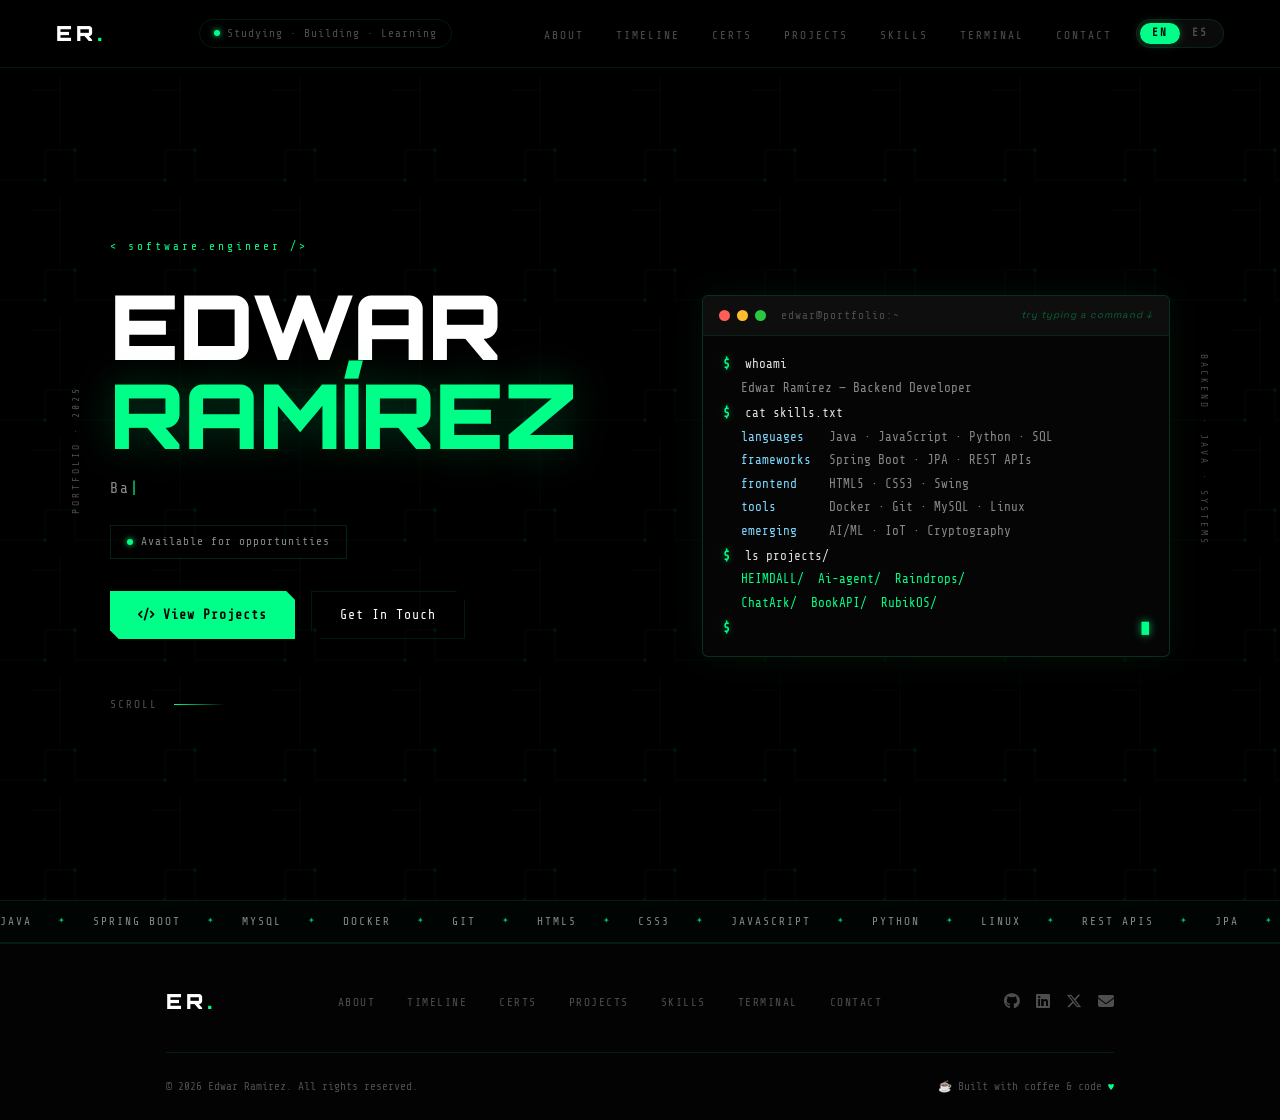
<file: index.html>
<!DOCTYPE html>
<html lang="en" data-lang="en">
<head>
  <meta charset="UTF-8"/>
  <meta name="viewport" content="width=device-width, initial-scale=1.0"/>
  <title>Edwar Ramírez | Portfolio</title>
  <link href="https://fonts.googleapis.com/css2?family=Orbitron:wght@400;700;900&family=Share+Tech+Mono&family=Space+Grotesk:wght@300;400;600;700&display=swap" rel="stylesheet"/>
  <link rel="stylesheet" href="https://cdnjs.cloudflare.com/ajax/libs/font-awesome/6.5.1/css/all.min.css"/>
  <link rel="stylesheet" href="styles.css"/>
  <link rel="icon" href="coffee-icon.png" type="image/png"/>
</head>
<body>
  <canvas id="matrixCanvas"></canvas>
  <div id="nav-placeholder"></div>

  <section class="hero" id="home">
    <div class="hero-side hero-side--l">PORTFOLIO · 2025</div>
    <div class="hero-side hero-side--r">BACKEND · JAVA · SYSTEMS</div>
    <div class="hero-content">
      <p class="hero-eyebrow">&lt; software.engineer /&gt;</p>
      <h1 class="hero-title">
        <span class="scramble" data-text="EDWAR">EDWAR</span>
        <span class="scramble accent" data-text="RAMÍREZ">RAMÍREZ</span>
      </h1>
      <p class="hero-sub"><span id="typingEl"></span></p>
      <div class="hero-status">
        <span class="badge-dot"></span>
        <span data-i18n="hero_available">Available for opportunities</span>
      </div>
      <div class="hero-cta">
        <a href="projects.html" class="btn-solid"><i class="fas fa-code"></i> <span data-i18n="btn_projects">View Projects</span></a>
        <a href="contact.html"  class="btn-outline"><span data-i18n="btn_contact">Get In Touch</span></a>
      </div>
      <div class="hero-scroll">
        <span data-i18n="hero_scroll">Scroll</span>
        <span class="scroll-bar"></span>
      </div>
    </div>

    <div class="hero-terminal">
      <div class="terminal" id="heroTerminal">
        <div class="terminal-head">
          <span class="t-btn t-red"></span>
          <span class="t-btn t-yellow"></span>
          <span class="t-btn t-green"></span>
          <span class="t-label">edwar@portfolio:~</span>
          <span class="t-hint">try typing a command ↓</span>
        </div>
        <div class="terminal-body" id="termBody">
          <p class="tl"><span class="tp">$</span> <span class="tc">whoami</span></p>
          <p class="tl to" data-i18n="t_whoami">Edwar Ramírez — Backend Developer</p>
          <p class="tg"></p>
          <p class="tl"><span class="tp">$</span> <span class="tc">cat skills.txt</span></p>
          <p class="tl to"><span class="tk">languages </span><span class="tv">Java · JavaScript · Python · SQL</span></p>
          <p class="tl to"><span class="tk">frameworks</span><span class="tv">Spring Boot · JPA · REST APIs</span></p>
          <p class="tl to"><span class="tk">frontend  </span><span class="tv">HTML5 · CSS3 · Swing</span></p>
          <p class="tl to"><span class="tk">tools     </span><span class="tv">Docker · Git · MySQL · Linux</span></p>
          <p class="tl to"><span class="tk">emerging  </span><span class="tv">AI/ML · IoT · Cryptography</span></p>
          <p class="tg"></p>
          <p class="tl"><span class="tp">$</span> <span class="tc">ls projects/</span></p>
          <p class="tl to ta">HEIMDALL/&nbsp;&nbsp;Ai-agent/&nbsp;&nbsp;Raindrops/</p>
          <p class="tl to ta">ChatArk/&nbsp;&nbsp;BookAPI/&nbsp;&nbsp;RubikOS/</p>
          <p class="tg"></p>
          <p class="tl t-input-line">
            <span class="tp">$</span>
            <span class="t-input" id="termInput" contenteditable="true" spellcheck="false" autocorrect="off" autocapitalize="off"></span>
            <span class="t-cursor" id="termCursor">█</span>
          </p>
        </div>
      </div>
    </div>
  </section>

  <div class="marquee">
    <div class="marquee-inner">
      <span>Java</span><span class="mx">✦</span><span>Spring Boot</span><span class="mx">✦</span>
      <span>MySQL</span><span class="mx">✦</span><span>Docker</span><span class="mx">✦</span>
      <span>Git</span><span class="mx">✦</span><span>HTML5</span><span class="mx">✦</span>
      <span>CSS3</span><span class="mx">✦</span><span>JavaScript</span><span class="mx">✦</span>
      <span>Python</span><span class="mx">✦</span><span>Linux</span><span class="mx">✦</span>
      <span>REST APIs</span><span class="mx">✦</span><span>JPA</span><span class="mx">✦</span>
      <span>AI / ML</span><span class="mx">✦</span><span>IoT</span><span class="mx">✦</span>
      <span>Java</span><span class="mx">✦</span><span>Spring Boot</span><span class="mx">✦</span>
      <span>MySQL</span><span class="mx">✦</span><span>Docker</span><span class="mx">✦</span>
      <span>Git</span><span class="mx">✦</span><span>HTML5</span><span class="mx">✦</span>
      <span>CSS3</span><span class="mx">✦</span><span>JavaScript</span><span class="mx">✦</span>
      <span>Python</span><span class="mx">✦</span><span>Linux</span><span class="mx">✦</span>
      <span>REST APIs</span><span class="mx">✦</span><span>JPA</span><span class="mx">✦</span>
      <span>AI / ML</span><span class="mx">✦</span><span>IoT</span><span class="mx">✦</span>
    </div>
  </div>

  <div id="footer-placeholder"></div>
  <script src="components.js"></script>
  <script src="script.js"></script>
</body>
</html>
</file>
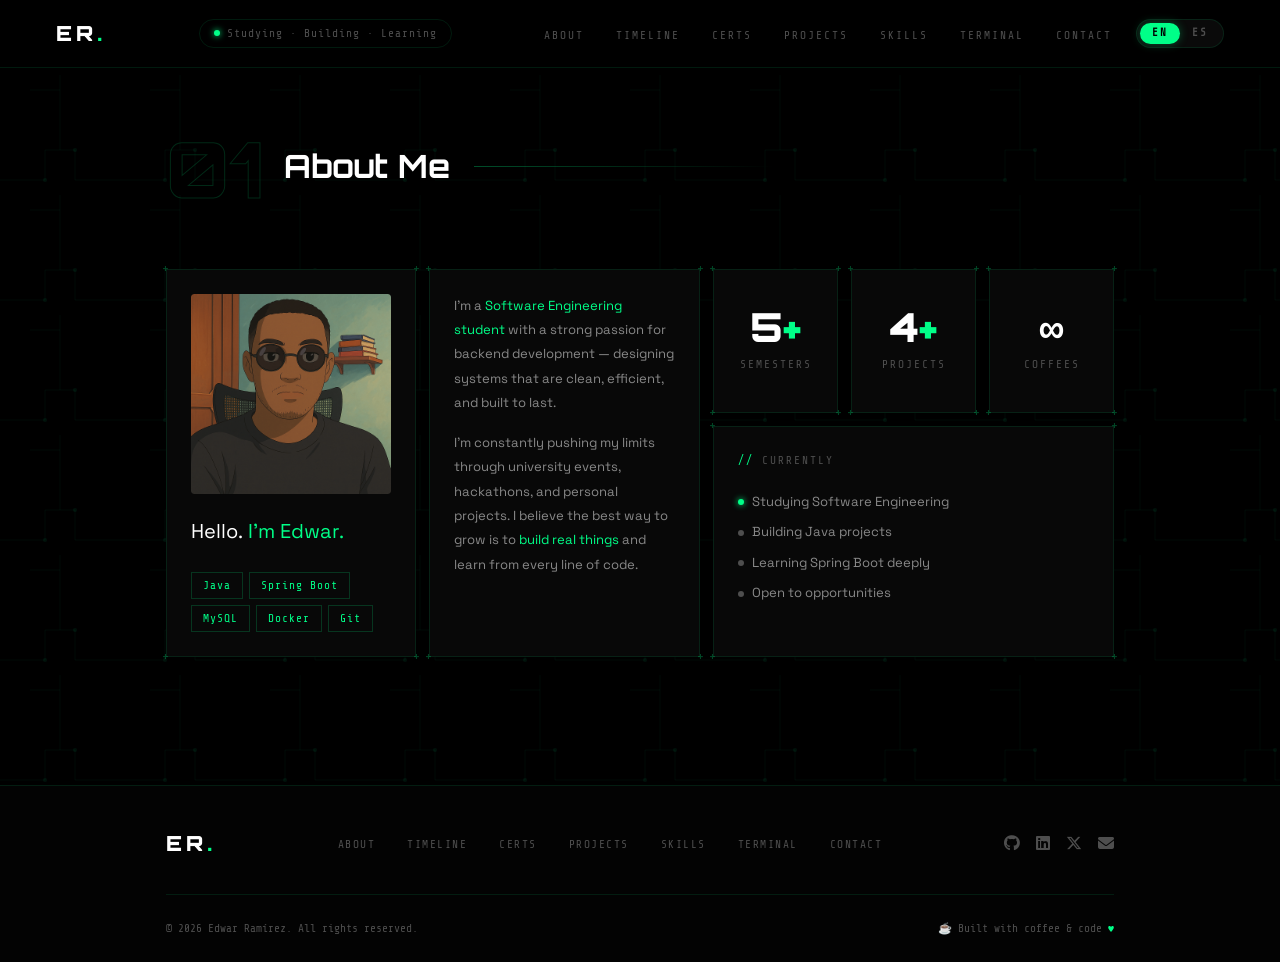
<file: about.html>
<!DOCTYPE html>
<html lang="en" data-lang="en">
<head>
  <meta charset="UTF-8"/>
  <meta name="viewport" content="width=device-width, initial-scale=1.0"/>
  <title>About Me | Edwar Ramírez</title>
  <link href="https://fonts.googleapis.com/css2?family=Orbitron:wght@400;700;900&family=Share+Tech+Mono&family=Space+Grotesk:wght@300;400;600;700&display=swap" rel="stylesheet"/>
  <link rel="stylesheet" href="https://cdnjs.cloudflare.com/ajax/libs/font-awesome/6.5.1/css/all.min.css"/>
  <link rel="stylesheet" href="styles.css"/>
  <link rel="icon" href="coffee-icon.png" type="image/png"/>
</head>
<body>
  <canvas id="matrixCanvas"></canvas>
  <div id="nav-placeholder"></div>

<!-- ─────────────────────────────────────
       ABOUT
  ───────────────────────────────────── -->
  <section class="section" id="about">
    <div class="wrap">
      <div class="sec-head">
        <span class="sec-n">01</span>
        <h2 data-i18n="about_title">About Me</h2>
        <span class="sec-line"></span>
      </div>

      <div class="bento">
        <div class="bcard bcard--photo">
          <div class="bcorner bcorner--tl">+</div><div class="bcorner bcorner--tr">+</div>
          <div class="bcorner bcorner--bl">+</div><div class="bcorner bcorner--br">+</div>
          <div class="photo-wrap"><img src="your-photo.png" alt="Edwar Ramírez" class="photo"/></div>
          <p class="photo-name">Hello.&nbsp;<span class="accent" data-i18n="about_hi">I'm Edwar.</span></p>
          <div class="tags">
            <span>Java</span><span>Spring Boot</span><span>MySQL</span><span>Docker</span><span>Git</span>
          </div>
        </div>

        <div class="bcard bcard--text">
          <div class="bcorner bcorner--tl">+</div><div class="bcorner bcorner--tr">+</div>
          <div class="bcorner bcorner--bl">+</div><div class="bcorner bcorner--br">+</div>
          <p data-i18n="about_p1">I'm a <span class="accent">Software Engineering student</span> with a strong passion for backend development — designing systems that are clean, efficient, and built to last.</p>
          <p data-i18n="about_p2">I'm constantly pushing my limits through university events, hackathons, and personal projects. I believe the best way to grow is to <span class="accent">build real things</span> and learn from every line of code.</p>
        </div>

        <div class="bcard bcard--stat">
          <div class="bcorner bcorner--tl">+</div><div class="bcorner bcorner--tr">+</div>
          <div class="bcorner bcorner--bl">+</div><div class="bcorner bcorner--br">+</div>
          <span class="stat-n">5<span class="accent">+</span></span>
          <span class="stat-l" data-i18n="stat_sem">Semesters</span>
        </div>
        <div class="bcard bcard--stat">
          <div class="bcorner bcorner--tl">+</div><div class="bcorner bcorner--tr">+</div>
          <div class="bcorner bcorner--bl">+</div><div class="bcorner bcorner--br">+</div>
          <span class="stat-n">4<span class="accent">+</span></span>
          <span class="stat-l" data-i18n="stat_proj">Projects</span>
        </div>
        <div class="bcard bcard--stat">
          <div class="bcorner bcorner--tl">+</div><div class="bcorner bcorner--tr">+</div>
          <div class="bcorner bcorner--bl">+</div><div class="bcorner bcorner--br">+</div>
          <span class="stat-n accent">∞</span>
          <span class="stat-l" data-i18n="stat_coffee">Coffees</span>
        </div>

        <div class="bcard bcard--now">
          <div class="bcorner bcorner--tl">+</div><div class="bcorner bcorner--tr">+</div>
          <div class="bcorner bcorner--bl">+</div><div class="bcorner bcorner--br">+</div>
          <p class="now-label"><span class="accent">//</span> <span data-i18n="now_title">Currently</span></p>
          <ul>
            <li><span class="badge-dot"></span><span data-i18n="now_1">Studying Software Engineering</span></li>
            <li><span class="badge-dot dim"></span><span data-i18n="now_2">Building Java projects</span></li>
            <li><span class="badge-dot dim"></span><span data-i18n="now_3">Learning Spring Boot deeply</span></li>
            <li><span class="badge-dot dim"></span><span data-i18n="now_4">Open to opportunities</span></li>
          </ul>
        </div>
      </div>
    </div>
  </section>
  <div id="footer-placeholder"></div>
  <script src="components.js"></script>
  <script src="script.js"></script>
</body>
</html>
</file>
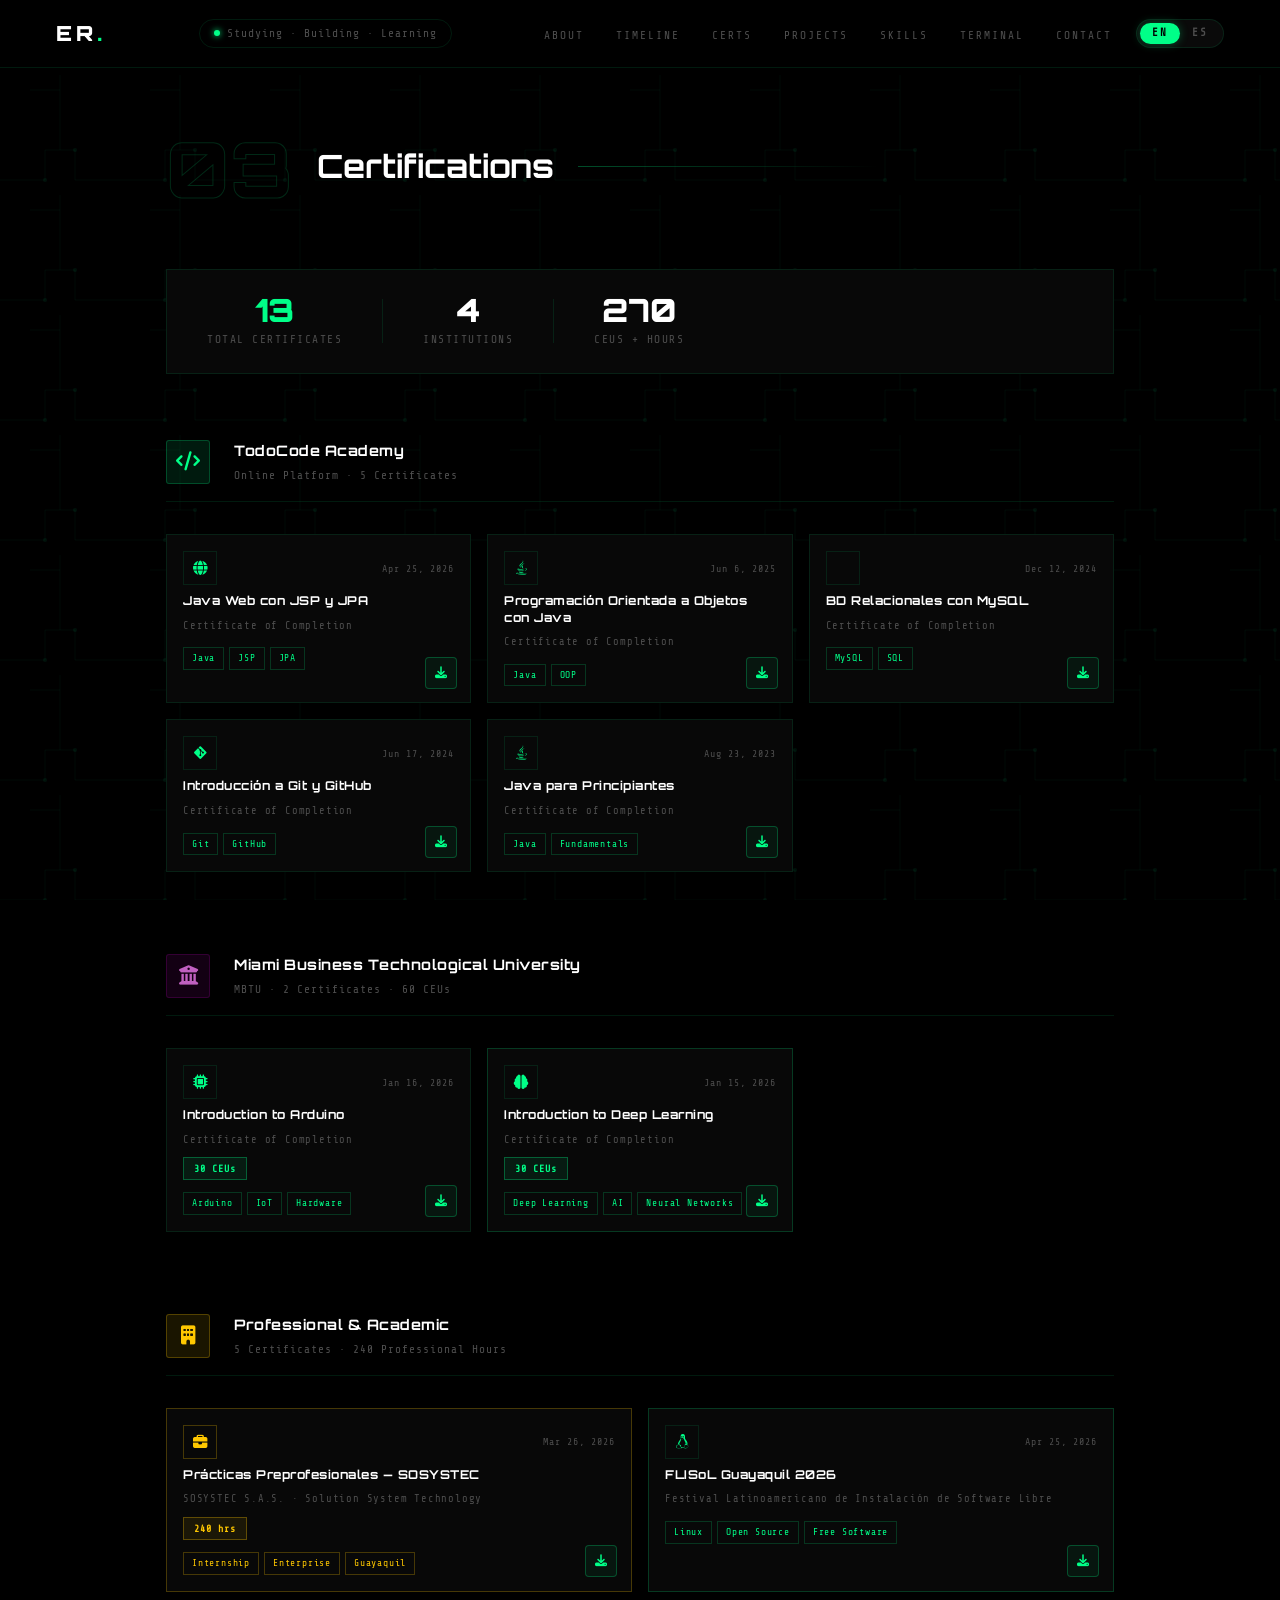
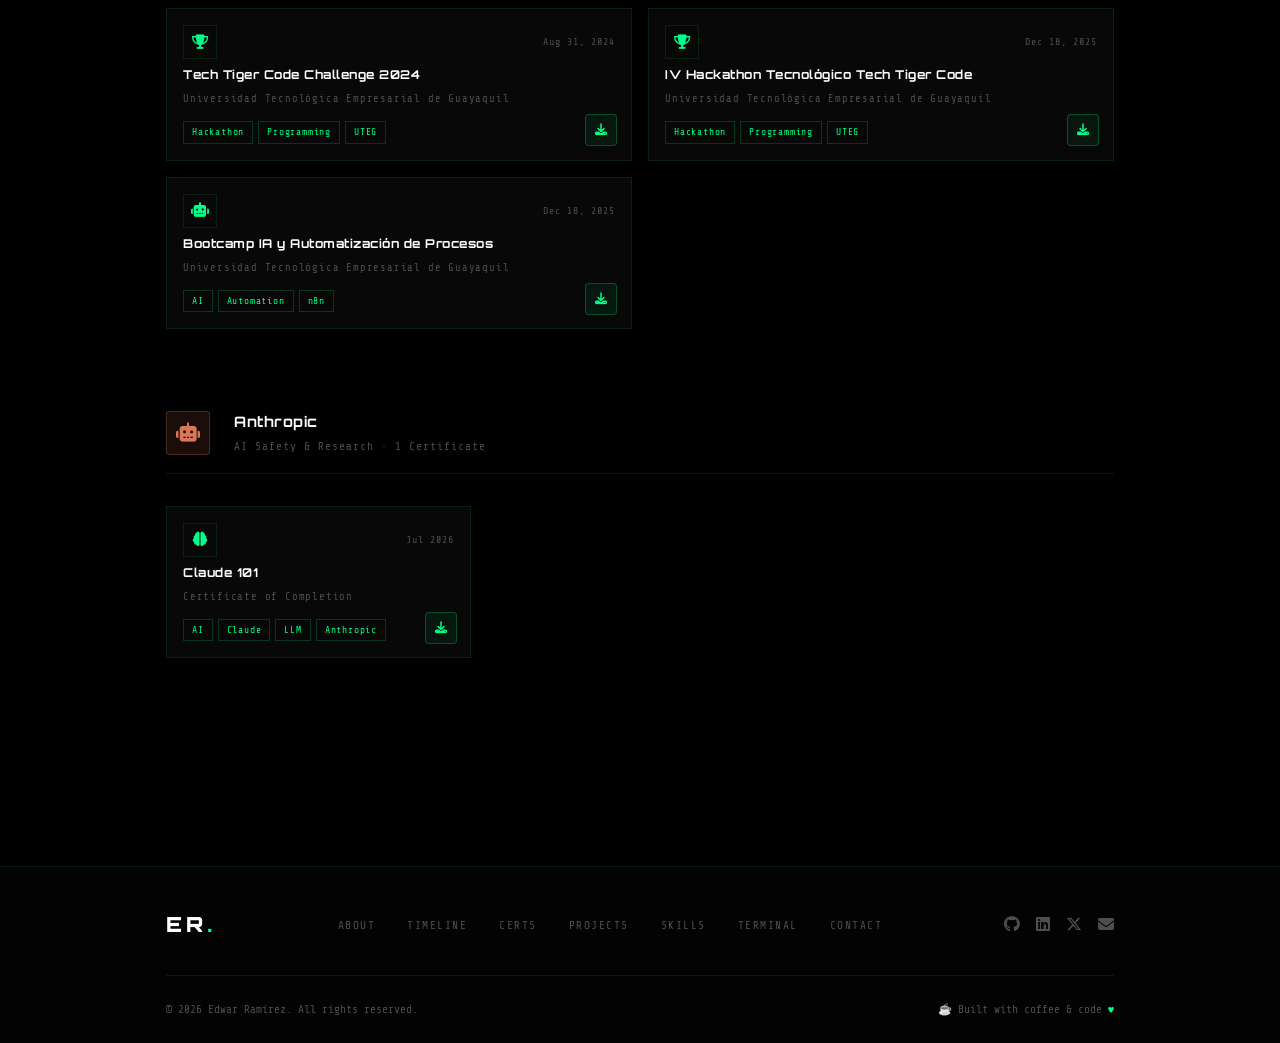
<file: certs.html>
<!DOCTYPE html>
<html lang="en" data-lang="en">
<head>
  <meta charset="UTF-8"/>
  <meta name="viewport" content="width=device-width, initial-scale=1.0"/>
  <title>Certifications | Edwar Ramírez</title>
  <link href="https://fonts.googleapis.com/css2?family=Orbitron:wght@400;700;900&family=Share+Tech+Mono&family=Space+Grotesk:wght@300;400;600;700&display=swap" rel="stylesheet"/>
  <link rel="stylesheet" href="https://cdnjs.cloudflare.com/ajax/libs/font-awesome/6.5.1/css/all.min.css"/>
  <link rel="stylesheet" href="styles.css"/>
  <link rel="icon" href="coffee-icon.png" type="image/png"/>
</head>
<body>
  <canvas id="matrixCanvas"></canvas>
  <div id="nav-placeholder"></div>

  <section class="section visible" id="certs">
    <div class="wrap">

      <div class="sec-head">
        <span class="sec-n">03</span>
        <h2 data-i18n="certs_title">Certifications</h2>
        <span class="sec-line"></span>
      </div>

      <!-- ── COUNTER STRIP ── -->
      <div class="certs-counter-strip">
        <div class="cert-count-item">
          <span class="cert-count-n accent">13</span>
          <span class="cert-count-l" data-i18n="certs_total">Total Certificates</span>
        </div>
        <div class="cert-count-div"></div>
        <div class="cert-count-item">
          <span class="cert-count-n">4</span>
          <span class="cert-count-l" data-i18n="certs_institutions">Institutions</span>
        </div>
        <div class="cert-count-div"></div>
        <div class="cert-count-item">
          <span class="cert-count-n">270</span>
          <span class="cert-count-l" data-i18n="certs_hours">CEUs + Hours</span>
        </div>
      </div>

      <!-- ══════════════════════════════
           BLOCK 1 — TodoCode Academy
      ══════════════════════════════ -->
      <div class="cert-block">
        <div class="cert-block-header">
          <div class="cert-block-logo todocode">
            <i class="fas fa-code"></i>
          </div>
          <div>
            <p class="cert-block-org">TodoCode Academy</p>
            <p class="cert-block-sub" data-i18n="certs_online">Online Platform · 5 Certificates</p>
          </div>
        </div>

        <div class="cert-grid">
          <div class="cert-card">
            <div class="cert-card-top">
              <div class="cert-ico"><i class="fas fa-globe"></i></div>
              <span class="cert-date">Apr 25, 2026</span>
            </div>
            <p class="cert-name" data-i18n="c_javaweb">Java Web con JSP y JPA</p>
            <p class="cert-sub" data-i18n="cert_completion">Certificate of Completion</p>
            <div class="cert-card-tags"><span>Java</span><span>JSP</span><span>JPA</span></div>
            <a href="certificados/Certificado Java Web - TodoCode.pdf" target="_blank" class="cert-download" title="Download Certificate"><i class="fas fa-download"></i></a>
          </div>

          <div class="cert-card">
            <div class="cert-card-top">
              <div class="cert-ico"><i class="fab fa-java"></i></div>
              <span class="cert-date">Jun 6, 2025</span>
            </div>
            <p class="cert-name" data-i18n="c_poo">Programación Orientada a Objetos con Java</p>
            <p class="cert-sub" data-i18n="cert_completion">Certificate of Completion</p>
            <div class="cert-card-tags"><span>Java</span><span>OOP</span></div>
            <a href="certificados/Certificado Curso POO con Java - TodoCode.pdf" target="_blank" class="cert-download" title="Download Certificate"><i class="fas fa-download"></i></a>
          </div>

          <div class="cert-card">
            <div class="cert-card-top">
              <div class="cert-ico"><i class="fa-brands fa-mysql"></i></div>
              <span class="cert-date">Dec 12, 2024</span>
            </div>
            <p class="cert-name" data-i18n="c_bd">BD Relacionales con MySQL</p>
            <p class="cert-sub" data-i18n="cert_completion">Certificate of Completion</p>
            <div class="cert-card-tags"><span>MySQL</span><span>SQL</span></div>
            <a href="certificados/BD Relacionales con MySQL - TodoCode.pdf" target="_blank" class="cert-download" title="Download Certificate"><i class="fas fa-download"></i></a>
          </div>

          <div class="cert-card">
            <div class="cert-card-top">
              <div class="cert-ico"><i class="fab fa-git-alt"></i></div>
              <span class="cert-date">Jun 17, 2024</span>
            </div>
            <p class="cert-name" data-i18n="c_git">Introducción a Git y GitHub</p>
            <p class="cert-sub" data-i18n="cert_completion">Certificate of Completion</p>
            <div class="cert-card-tags"><span>Git</span><span>GitHub</span></div>
            <a href="certificados/Git y GitHub - TodoCode.pdf" target="_blank" class="cert-download" title="Download Certificate"><i class="fas fa-download"></i></a>
          </div>

          <div class="cert-card">
            <div class="cert-card-top">
              <div class="cert-ico"><i class="fab fa-java"></i></div>
              <span class="cert-date">Aug 23, 2023</span>
            </div>
            <p class="cert-name" data-i18n="c_javabeg">Java para Principiantes</p>
            <p class="cert-sub" data-i18n="cert_completion">Certificate of Completion</p>
            <div class="cert-card-tags"><span>Java</span><span>Fundamentals</span></div>
            <a href="certificados/Java para Principiantes - TodoCode.pdf" target="_blank" class="cert-download" title="Download Certificate"><i class="fas fa-download"></i></a>
          </div>
        </div>
      </div>

      <!-- ══════════════════════════════
           BLOCK 2 — MBTU
      ══════════════════════════════ -->
      <div class="cert-block">
        <div class="cert-block-header">
          <div class="cert-block-logo mbtu">
            <i class="fas fa-university"></i>
          </div>
          <div>
            <p class="cert-block-org">Miami Business Technological University</p>
            <p class="cert-block-sub" data-i18n="certs_mbtu_sub">MBTU · 2 Certificates · 60 CEUs</p>
          </div>
        </div>

        <div class="cert-grid">
          <div class="cert-card">
            <div class="cert-card-top">
              <div class="cert-ico"><i class="fas fa-microchip"></i></div>
              <span class="cert-date">Jan 16, 2026</span>
            </div>
            <p class="cert-name" data-i18n="c_arduino">Introduction to Arduino</p>
            <p class="cert-sub" data-i18n="cert_completion">Certificate of Completion</p>
            <div class="cert-ceu-badge">30 CEUs</div>
            <div class="cert-card-tags"><span>Arduino</span><span>IoT</span><span>Hardware</span></div>
            <a href="certificados/Ramirez_Castillo_Edwar_Antonio_1762299228 (1).pdf" target="_blank" class="cert-download" title="Download Certificate"><i class="fas fa-download"></i></a>
          </div>

          <div class="cert-card cert-card--featured">
            <div class="cert-card-top">
              <div class="cert-ico"><i class="fas fa-brain"></i></div>
              <span class="cert-date">Jan 15, 2026</span>
            </div>
            <p class="cert-name" data-i18n="c_dl">Introduction to Deep Learning</p>
            <p class="cert-sub" data-i18n="cert_completion">Certificate of Completion</p>
            <div class="cert-ceu-badge">30 CEUs</div>
            <div class="cert-card-tags"><span>Deep Learning</span><span>AI</span><span>Neural Networks</span></div>
            <a href="certificados/Ramirez_Castillo_Edwar_Antonio_1762299228.pdf" target="_blank" class="cert-download" title="Download Certificate"><i class="fas fa-download"></i></a>
          </div>
        </div>
      </div>

      <!-- ══════════════════════════════
           BLOCK 3 — Professional & Academic
      ══════════════════════════════ -->
      <div class="cert-block">
        <div class="cert-block-header">
          <div class="cert-block-logo sosystec">
            <i class="fas fa-building"></i>
          </div>
          <div>
            <p class="cert-block-org" data-i18n="certs_other_org">Professional &amp; Academic</p>
            <p class="cert-block-sub" data-i18n="certs_other_sub">5 Certificates · 240 Professional Hours</p>
          </div>
        </div>

        <div class="cert-grid cert-grid--2">
          <div class="cert-card cert-card--featured cert-card--gold">
            <div class="cert-card-top">
              <div class="cert-ico"><i class="fas fa-briefcase"></i></div>
              <span class="cert-date">Mar 26, 2026</span>
            </div>
            <p class="cert-name" data-i18n="c_sosystec">Prácticas Preprofesionales — SOSYSTEC</p>
            <p class="cert-sub">SOSYSTEC S.A.S. · Solution System Technology</p>
            <div class="cert-ceu-badge cert-ceu-badge--gold">240 hrs</div>
            <div class="cert-card-tags"><span>Internship</span><span>Enterprise</span><span>Guayaquil</span></div>
            <a href="certificados/CERTIFICADO-EDWAR-RAMIREZ-SOSYSTEC.pdf" target="_blank" class="cert-download" title="Download Certificate"><i class="fas fa-download"></i></a>
          </div>

          <div class="cert-card cert-card--featured">
            <div class="cert-card-top">
              <div class="cert-ico"><i class="fab fa-linux"></i></div>
              <span class="cert-date">Apr 25, 2026</span>
            </div>
            <p class="cert-name">FLISoL Guayaquil 2026</p>
            <p class="cert-sub">Festival Latinoamericano de Instalación de Software Libre</p>
            <div class="cert-card-tags"><span>Linux</span><span>Open Source</span><span>Free Software</span></div>
            <a href="certificados/FLISOL-GUAYAQUIL-2026.pdf" target="_blank" class="cert-download" title="Download Certificate"><i class="fas fa-download"></i></a>
          </div>

          <div class="cert-card">
            <div class="cert-card-top">
              <div class="cert-ico"><i class="fas fa-trophy"></i></div>
              <span class="cert-date">Aug 31, 2024</span>
            </div>
            <p class="cert-name">Tech Tiger Code Challenge 2024</p>
            <p class="cert-sub">Universidad Tecnológica Empresarial de Guayaquil</p>
            <div class="cert-card-tags"><span>Hackathon</span><span>Programming</span><span>UTEG</span></div>
            <a href="certificados/CERTIFICADO-TECH-TIGER-CODE-2025.pdf" target="_blank" class="cert-download" title="Download Certificate"><i class="fas fa-download"></i></a>
          </div>

          <div class="cert-card">
            <div class="cert-card-top">
              <div class="cert-ico"><i class="fas fa-trophy"></i></div>
              <span class="cert-date">Dec 18, 2025</span>
            </div>
            <p class="cert-name">IV Hackathon Tecnológico Tech Tiger Code</p>
            <p class="cert-sub">Universidad Tecnológica Empresarial de Guayaquil</p>
            <div class="cert-card-tags"><span>Hackathon</span><span>Programming</span><span>UTEG</span></div>
            <a href="certificados/CERTIFICADO-HACKATHON-TECH-TIGER-2025.pdf" target="_blank" class="cert-download" title="Download Certificate"><i class="fas fa-download"></i></a>
          </div>

          <div class="cert-card">
            <div class="cert-card-top">
              <div class="cert-ico"><i class="fas fa-robot"></i></div>
              <span class="cert-date">Dec 18, 2025</span>
            </div>
            <p class="cert-name">Bootcamp IA y Automatización de Procesos</p>
            <p class="cert-sub">Universidad Tecnológica Empresarial de Guayaquil</p>
            <div class="cert-card-tags"><span>AI</span><span>Automation</span><span>n8n</span></div>
            <a href="certificados/CERTIFICADO-BOOTCAMP-IA-2025.pdf" target="_blank" class="cert-download" title="Download Certificate"><i class="fas fa-download"></i></a>
          </div>
        </div>
      </div>

      <!-- ══════════════════════════════
           BLOCK 4 — AI & Machine Learning
      ══════════════════════════════ -->
      <div class="cert-block">
        <div class="cert-block-header">
          <div class="cert-block-logo anthropic">
            <i class="fas fa-robot"></i>
          </div>
          <div>
            <p class="cert-block-org">Anthropic</p>
            <p class="cert-block-sub" data-i18n="certs_anthropic_sub">AI Safety &amp; Research · 1 Certificate</p>
          </div>
        </div>

        <div class="cert-grid">
          <div class="cert-card">
            <div class="cert-card-top">
              <div class="cert-ico"><i class="fas fa-brain"></i></div>
              <span class="cert-date">Jul 2026</span>
            </div>
            <p class="cert-name" data-i18n="c_claude101">Claude 101</p>
            <p class="cert-sub" data-i18n="cert_completion">Certificate of Completion</p>
            <div class="cert-card-tags"><span>AI</span><span>Claude</span><span>LLM</span><span>Anthropic</span></div>
            <a href="certificados/CERTIFICADO-CLAUDE101-ANTHROPIC.pdf" target="_blank" class="cert-download" title="Download Certificate"><i class="fas fa-download"></i></a>
          </div>
        </div>
      </div>

    </div>

  </section>

  <div id="footer-placeholder"></div>
  <script src="components.js"></script>
  <script src="script.js"></script>

  <style>
    /* ── Certificate Download Button ── */
    .cert-download {
      position: absolute;
      bottom: .85rem;
      right: .85rem;
      width: 32px;
      height: 32px;
      display: flex;
      align-items: center;
      justify-content: center;
      border: 1px solid rgba(0,255,136,.25);
      background: rgba(0,255,136,.06);
      color: var(--accent, #00ff88);
      border-radius: 4px;
      font-size: .75rem;
      text-decoration: none;
      transition: all .2s;
      z-index: 2;
    }
    .cert-download:hover {
      background: var(--accent, #00ff88);
      color: #000;
      border-color: var(--accent, #00ff88);
      box-shadow: 0 0 12px rgba(0,255,136,.3);
    }
    .cert-card { position: relative; }
  </style>
</body>
</html>
</file>
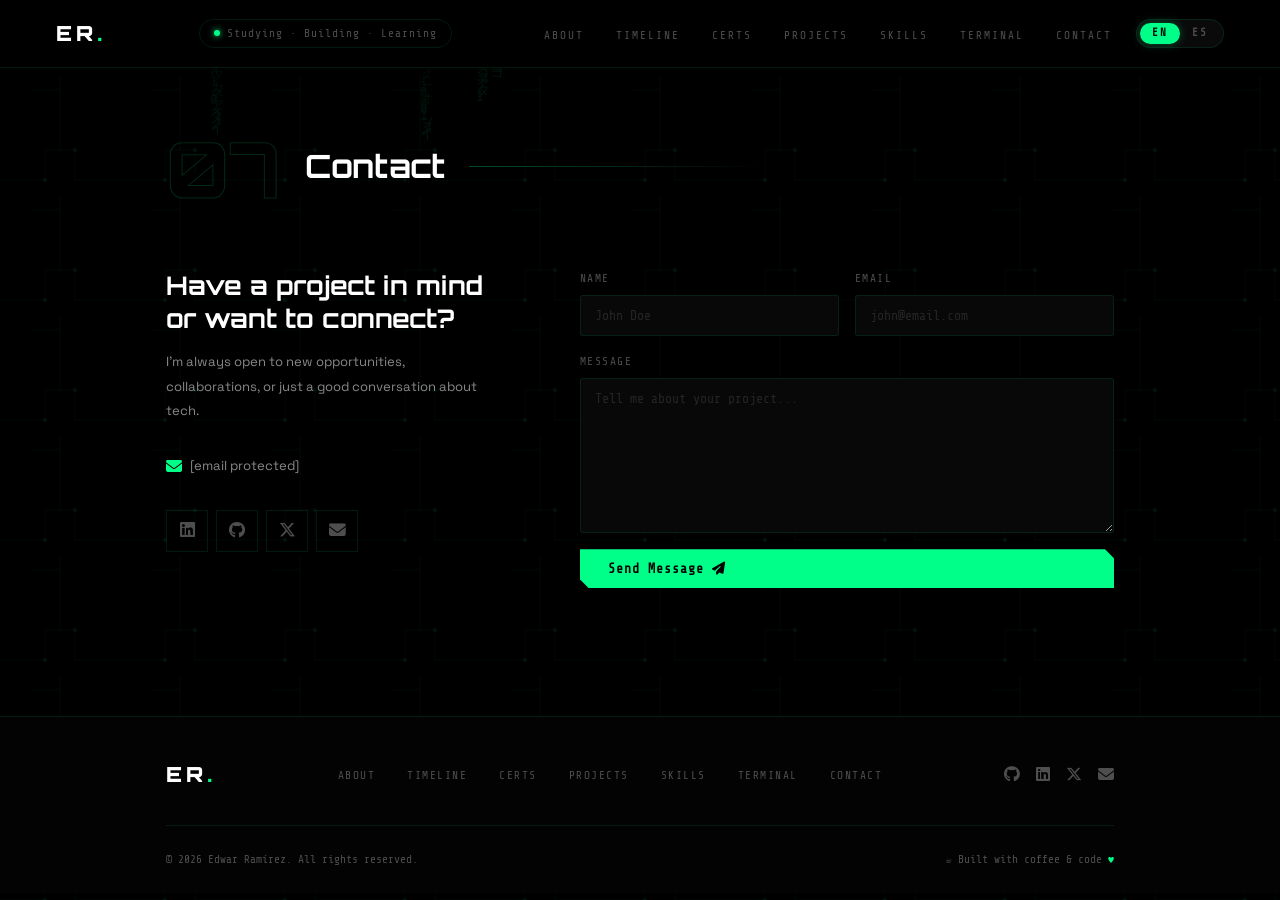
<file: contact.html>
<!DOCTYPE html>
<html lang="en" data-lang="en">
<head>
  <meta charset="UTF-8"/>
  <meta name="viewport" content="width=device-width, initial-scale=1.0"/>
  <title>Contact | Edwar Ramírez</title>
  <link href="https://fonts.googleapis.com/css2?family=Orbitron:wght@400;700;900&family=Share+Tech+Mono&family=Space+Grotesk:wght@300;400;600;700&display=swap" rel="stylesheet"/>
  <link rel="stylesheet" href="https://cdnjs.cloudflare.com/ajax/libs/font-awesome/6.5.1/css/all.min.css"/>
  <link rel="stylesheet" href="styles.css"/>
  <link rel="icon" href="coffee-icon.png" type="image/png"/>
</head>
<body>
  <canvas id="matrixCanvas"></canvas>
  <div id="nav-placeholder"></div>

<!-- ─────────────────────────────────────
       CONTACT
  ───────────────────────────────────── -->
  <section class="section" id="contact">
    <div class="wrap">
      <div class="sec-head">
        <span class="sec-n">07</span>
        <h2 data-i18n="ct_title">Contact</h2>
        <span class="sec-line"></span>
      </div>
      <div class="ct-layout">
        <div class="ct-info">
          <p class="ct-headline" data-i18n="ct_hl">Have a project in mind<br>or want to connect?</p>
          <p class="ct-sub" data-i18n="ct_sub">I'm always open to new opportunities, collaborations, or just a good conversation about tech.</p>
          <div class="ct-email">
            <i class="fas fa-envelope"></i>
            <a href="/cdn-cgi/l/email-protection#d6b3b2a1b7a4b2b2b3bab5b7a5a2bfbabab9e296b1bbb7bfbaf8b5b9bb"><span class="__cf_email__" data-cfemail="e683829187948282838a858795928f8a8a89d2a6818b878f8ac885898b">[email&#160;protected]</span></a>
          </div>
          <div class="ct-socials">
            <a href="https://www.linkedin.com/in/edwar-ram%C3%ADrez-11b995270/" target="_blank" rel="noopener" class="csoc"><i class="fab fa-linkedin"></i></a>
            <a href="https://github.com/erac73" target="_blank" rel="noopener" class="csoc"><i class="fab fa-github"></i></a>
            <a href="https://x.com/666_serpico" target="_blank" rel="noopener" class="csoc"><i class="fa-brands fa-x-twitter"></i></a>
            <a href="/cdn-cgi/l/email-protection#bedbdac9dfccdadadbd2dddfcdcad7d2d2d18afed9d3dfd7d290ddd1d3" class="csoc"><i class="fas fa-envelope"></i></a>
          </div>
        </div>
        <form class="ct-form" action="https://getform.io/f/adrnrela" method="POST">
          <div class="form-row">
            <div class="ff"><label data-i18n="f_name">Name</label><input type="text" name="name" data-i18n-ph="f_ph_name" placeholder="John Doe" required/></div>
            <div class="ff"><label data-i18n="f_email">Email</label><input type="email" name="email" placeholder="john@email.com" required/></div>
          </div>
          <div class="ff"><label data-i18n="f_msg">Message</label><textarea name="message" data-i18n-ph="f_ph_msg" placeholder="Tell me about your project..." required></textarea></div>
          <input type="hidden" name="_gotcha" style="display:none!important">
          <button type="submit" class="btn-solid"><span data-i18n="f_send">Send Message</span> <i class="fas fa-paper-plane"></i></button>
        </form>
      </div>
    </div>
  </section>
  <div id="footer-placeholder"></div>
  <script src="components.js"></script>
  <script src="script.js"></script>
</body>
</html>
</file>
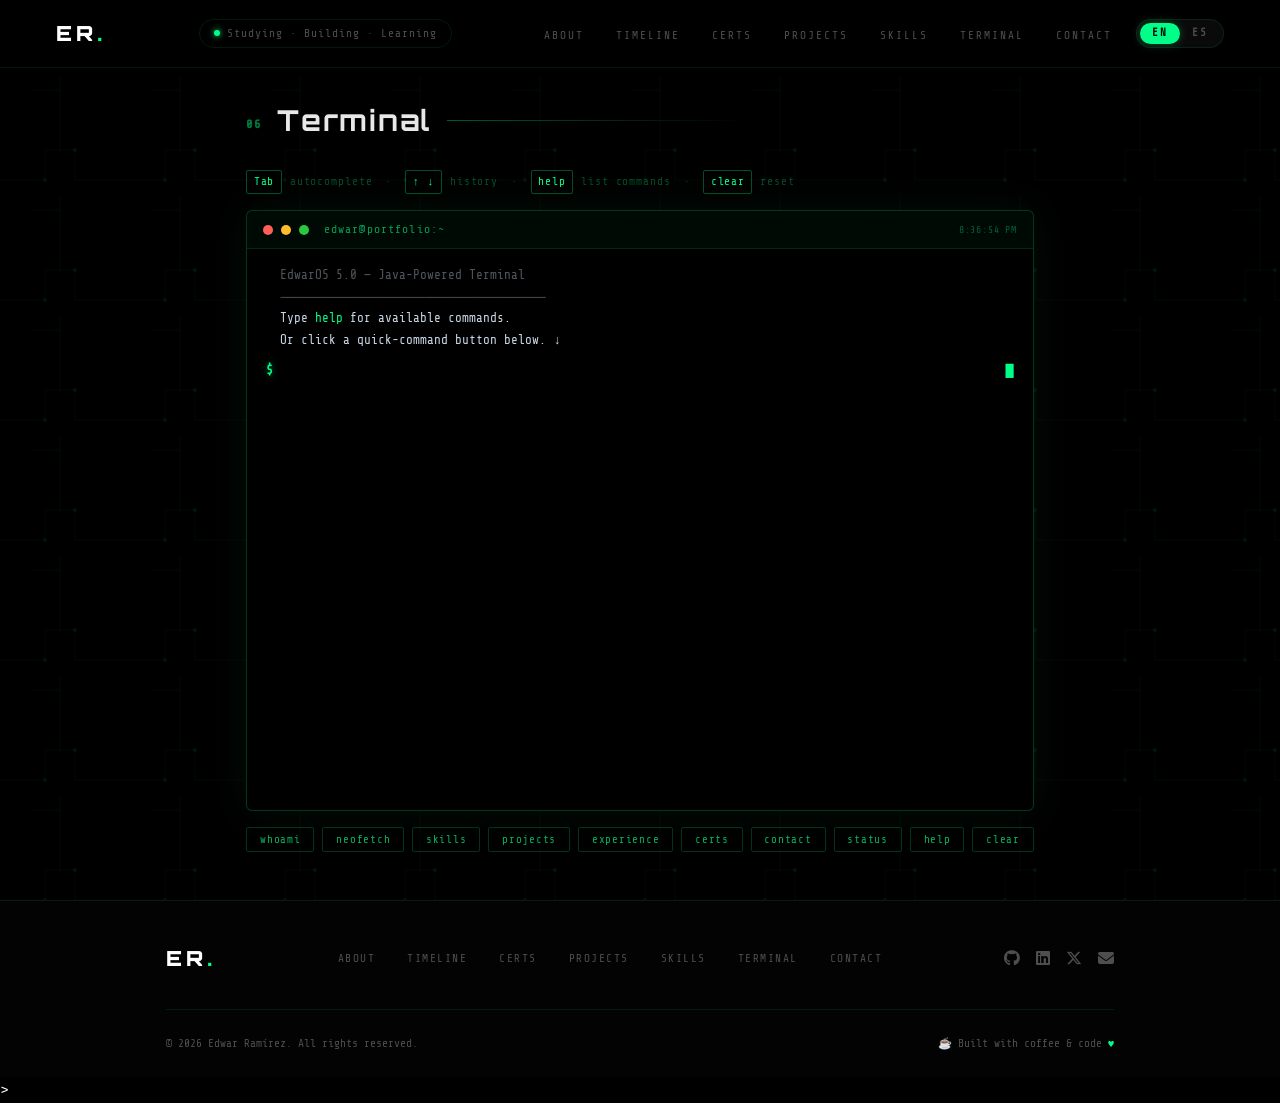
<file: github.html>
<!DOCTYPE html>
<html lang="en" data-lang="en">
<head>
  <meta charset="UTF-8"/>
  <meta name="viewport" content="width=device-width, initial-scale=1.0"/>
  <title>Terminal | Edwar Ramírez</title>
  <link href="https://fonts.googleapis.com/css2?family=Orbitron:wght@400;700;900&family=Share+Tech+Mono&family=Space+Grotesk:wght@300;400;600;700&display=swap" rel="stylesheet"/>
  <link rel="stylesheet" href="https://cdnjs.cloudflare.com/ajax/libs/font-awesome/6.5.1/css/all.min.css"/>
  <link rel="stylesheet" href="styles.css"/>
  <link rel="icon" href="coffee-icon.png" type="image/png"/>
  <style>
  /* ═══════════════════════════════════════
     TERMINAL PAGE — standalone styles
  ═══════════════════════════════════════ */
  .term-section {
    min-height: 100vh;
    display: flex;
    flex-direction: column;
    padding-top: 6rem;
    padding-bottom: 3rem;
  }
  .term-section .wrap {
    flex: 1;
    display: flex;
    flex-direction: column;
  }

  /* header */
  .term-header {
    display: flex;
    align-items: center;
    gap: 1rem;
    margin-bottom: 1.5rem;
    flex-wrap: wrap;
  }
  .term-header .sec-n {
    font-family: 'Share Tech Mono', monospace;
    font-size: .75rem;
    color: var(--accent, #00ff88);
    letter-spacing: .12em;
    opacity: .5;
  }
  .term-header h2 {
    font-family: 'Orbitron', sans-serif;
    font-size: clamp(1.2rem, 3vw, 1.8rem);
    color: var(--fg, #e8e8e8);
    letter-spacing: .06em;
    margin: 0;
  }
  .term-header .sec-line {
    flex: 1;
    height: 1px;
    background: linear-gradient(90deg, rgba(0,255,136,.35) 0%, transparent 100%);
    min-width: 2rem;
  }
  .term-hint-strip {
    display: flex;
    gap: .5rem;
    align-items: center;
    font-family: 'Share Tech Mono', monospace;
    font-size: .7rem;
    color: rgba(0,255,136,.5);
    letter-spacing: .08em;
    margin-bottom: 1rem;
    flex-wrap: wrap;
  }
  .term-hint-strip span { opacity: .6; }
  .term-hint-strip .th-key {
    border: 1px solid rgba(0,255,136,.3);
    padding: .1rem .4rem;
    border-radius: 2px;
    color: var(--accent, #00ff88);
    opacity: 1;
  }

  /* ── The terminal window ── */
  .big-terminal {
    flex: 1;
    display: flex;
    flex-direction: column;
    border: 1px solid rgba(0,255,136,.22);
    border-radius: 6px;
    background: rgba(0,0,0,.72);
    backdrop-filter: blur(6px);
    min-height: 560px;
    max-height: 72vh;
    overflow: hidden;
    box-shadow: 0 0 40px rgba(0,255,136,.06), inset 0 0 60px rgba(0,0,0,.4);
    transition: border-color .25s;
  }
  .big-terminal:focus-within {
    border-color: rgba(0,255,136,.5);
    box-shadow: 0 0 40px rgba(0,255,136,.12);
  }

  /* titlebar */
  .bt-bar {
    display: flex;
    align-items: center;
    gap: .5rem;
    padding: .55rem 1rem;
    background: rgba(0,255,136,.04);
    border-bottom: 1px solid rgba(0,255,136,.12);
    flex-shrink: 0;
  }
  .bt-dot {
    width: 10px; height: 10px;
    border-radius: 50%;
    flex-shrink: 0;
  }
  .bt-dot--r { background: #ff5f57; }
  .bt-dot--y { background: #ffbd2e; }
  .bt-dot--g { background: #28c840; }
  .bt-title {
    font-family: 'Share Tech Mono', monospace;
    font-size: .72rem;
    color: rgba(0,255,136,.6);
    letter-spacing: .1em;
    margin-left: .4rem;
  }
  .bt-badge {
    margin-left: auto;
    font-family: 'Share Tech Mono', monospace;
    font-size: .62rem;
    color: rgba(0,255,136,.35);
    letter-spacing: .08em;
  }

  /* body */
  .bt-body {
    flex: 1;
    overflow-y: auto;
    padding: 1rem 1.2rem 1rem;
    font-family: 'Share Tech Mono', monospace;
    font-size: .8rem;
    line-height: 1.7;
    color: var(--fg, #e8e8e8);
    scrollbar-width: thin;
    scrollbar-color: rgba(0,255,136,.2) transparent;
    cursor: text;
  }
  .bt-body::-webkit-scrollbar { width: 4px; }
  .bt-body::-webkit-scrollbar-thumb { background: rgba(0,255,136,.2); border-radius: 2px; }

  /* line types */
  .tl   { margin: 0; padding: 0; white-space: pre-wrap; word-break: break-all; }
  .tg   { height: .4rem; }

  .tp   { color: var(--accent, #00ff88); }           /* prompt $ */
  .tc   { color: #fff; }                              /* typed command */

  .to-cmd     { color: var(--accent, #00ff88); }     /* echoed command */
  .to-resp    { color: #c8d6e5; }                    /* normal output */
  .to-accent  { color: var(--accent, #00ff88); }     /* highlighted */
  .to-warn    { color: #ffbd2e; }                    /* warning / easter */
  .to-err     { color: #ff5f57; }                    /* error */
  .to-dim     { color: rgba(200,214,229,.4); }       /* dim */
  .to-cyan    { color: #00cfff; }
  .to-magenta { color: #d97bff; }
  .to-bold    { font-weight: 700; color: #fff; }

  /* input line */
  .bt-input-line {
    display: flex;
    align-items: center;
    gap: .5rem;
    padding: .1rem 0;
  }
  .bt-input {
    flex: 1;
    background: transparent;
    border: none;
    outline: none;
    font-family: 'Share Tech Mono', monospace;
    font-size: .8rem;
    color: #fff;
    caret-color: var(--accent, #00ff88);
  }
  .bt-cursor {
    color: var(--accent, #00ff88);
    animation: blink .9s step-end infinite;
    font-size: .85rem;
  }
  @keyframes blink { 0%,100%{opacity:1} 50%{opacity:0} }

  /* quick-commands bar */
  .term-quickbar {
    display: flex;
    gap: .5rem;
    flex-wrap: wrap;
    margin-top: 1rem;
  }
  .tqb-btn {
    font-family: 'Share Tech Mono', monospace;
    font-size: .68rem;
    letter-spacing: .07em;
    padding: .3rem .8rem;
    border: 1px solid rgba(0,255,136,.2);
    background: transparent;
    color: rgba(0,255,136,.7);
    border-radius: 2px;
    cursor: pointer;
    transition: all .15s;
  }
  .tqb-btn:hover {
    border-color: var(--accent, #00ff88);
    color: var(--accent, #00ff88);
    background: rgba(0,255,136,.06);
  }

  /* neofetch layout */
  .nf-grid {
    display: grid;
    grid-template-columns: auto 1fr;
    gap: 0 1.5rem;
    margin: .2rem 0;
  }
  .nf-k { color: var(--accent, #00ff88); }
  .nf-v { color: #c8d6e5; }

  /* ── responsive ── */
  @media (max-width: 600px) {
    .bt-body { font-size: .72rem; padding: .8rem; }
    .big-terminal { max-height: 65vh; }
  }
  </style>
</head>
<body>
  <canvas id="matrixCanvas"></canvas>
  <div id="nav-placeholder"></div>

  <section class="section term-section" id="github">
    <div class="wrap">

      <div class="term-header">
        <span class="sec-n">06</span>
        <h2 data-i18n="gh_title">Terminal</h2>
        <span class="sec-line"></span>
      </div>

      <div class="term-hint-strip">
        <span class="th-key">Tab</span><span>autocomplete</span>
        <span style="margin:0 .3rem">·</span>
        <span class="th-key">↑ ↓</span><span>history</span>
        <span style="margin:0 .3rem">·</span>
        <span class="th-key">help</span><span>list commands</span>
        <span style="margin:0 .3rem">·</span>
        <span class="th-key">clear</span><span>reset</span>
      </div>

      <!-- ══ BIG TERMINAL ══ -->
      <div class="big-terminal" id="bigTerminal">
        <div class="bt-bar">
          <span class="bt-dot bt-dot--r"></span>
          <span class="bt-dot bt-dot--y"></span>
          <span class="bt-dot bt-dot--g"></span>
          <span class="bt-title">edwar@portfolio:~</span>
          <span class="bt-badge" id="termClock"></span>
        </div>
        <div class="bt-body" id="btBody">
          <!-- boot lines injected by JS -->
          <p class="tl bt-input-line" id="btInputLine">
            <span class="tp">$&nbsp;</span>
            <input class="bt-input" id="btInput" type="text"
              autocomplete="off" autocorrect="off" autocapitalize="off"
              spellcheck="false" aria-label="terminal input"/>
            <span class="bt-cursor" id="btCursor">█</span>
          </p>
        </div>
      </div>

      <!-- quick commands -->
      <div class="term-quickbar" id="termQuickbar">
        <button class="tqb-btn" data-cmd="whoami">whoami</button>
        <button class="tqb-btn" data-cmd="neofetch">neofetch</button>
        <button class="tqb-btn" data-cmd="skills">skills</button>
        <button class="tqb-btn" data-cmd="projects">projects</button>
        <button class="tqb-btn" data-cmd="experience">experience</button>
        <button class="tqb-btn" data-cmd="certs">certs</button>
        <button class="tqb-btn" data-cmd="contact">contact</button>
        <button class="tqb-btn" data-cmd="status">status</button>
        <button class="tqb-btn" data-cmd="help">help</button>
        <button class="tqb-btn" data-cmd="clear">clear</button>
      </div>

    </div>
  </section>

  <div id="footer-placeholder"></div>
  <script src="components.js"></script>
  <script src="script.js"></script>

  <script>
  /* ═══════════════════════════════════════════
     BIG TERMINAL — github.html
  ═══════════════════════════════════════════ */
  (function () {
    const terminal  = document.getElementById('bigTerminal');
    const body      = document.getElementById('btBody');
    const input     = document.getElementById('btInput');
    const cursor    = document.getElementById('btCursor');
    const inputLine = document.getElementById('btInputLine');
    const clockEl   = document.getElementById('termClock');
    if (!terminal || !input) return;

    let cmdHistory = [];
    let histIdx    = -1;

    /* ── Live clock ── */
    function updateClock() {
      if (clockEl) clockEl.textContent = new Date().toLocaleTimeString();
    }
    updateClock();
    setInterval(updateClock, 1000);

    /* ═══════════════════════════════════════
       COMMAND DEFINITIONS
       Each command returns an array of
       { cls, html } objects or a string 'CLEAR'.
    ═══════════════════════════════════════ */
    const CMDS = {

      help: () => [
        { cls:'to-accent', html:'┌─────────────────────────────────────────┐' },
        { cls:'to-accent', html:'│           AVAILABLE COMMANDS            │' },
        { cls:'to-accent', html:'└─────────────────────────────────────────┘' },
        { cls:'to-resp',   html:'' },
        { cls:'to-resp',   html:'  <span class="to-accent">whoami</span>      — About me' },
        { cls:'to-resp',   html:'  <span class="to-accent">neofetch</span>    — System info card' },
        { cls:'to-resp',   html:'  <span class="to-accent">skills</span>      — Full tech stack + levels' },
        { cls:'to-resp',   html:'  <span class="to-accent">projects</span>    — All projects' },
        { cls:'to-resp',   html:'  <span class="to-accent">experience</span>  — Work / internship' },
        { cls:'to-resp',   html:'  <span class="to-accent">education</span>   — Academic background' },
        { cls:'to-resp',   html:'  <span class="to-accent">certs</span>       — Certifications (11)' },
        { cls:'to-resp',   html:'  <span class="to-accent">contact</span>     — Get in touch' },
        { cls:'to-resp',   html:'  <span class="to-accent">status</span>      — Current status' },
        { cls:'to-resp',   html:'  <span class="to-accent">ls</span>          — List directory' },
        { cls:'to-resp',   html:'  <span class="to-accent">date</span>        — Current date' },
        { cls:'to-resp',   html:'  <span class="to-accent">pwd</span>         — Working directory' },
        { cls:'to-resp',   html:'  <span class="to-accent">uname</span>       — System info' },
        { cls:'to-resp',   html:'  <span class="to-dim">coffee  hack  matrix  sudo  joke  dragon</span>  — extras' },
        { cls:'to-resp',   html:'  <span class="to-accent">clear</span>       — Clear terminal' },
      ],

      whoami: () => [
        { cls:'to-accent', html:'  ┌──────────────────────────────────────┐' },
        { cls:'to-accent', html:'  │            EDWAR RAMÍREZ             │' },
        { cls:'to-accent', html:'  └──────────────────────────────────────┘' },
        { cls:'to-resp',   html:'' },
        { cls:'to-resp',   html:'  <span class="to-bold">Role</span>       Software Engineering Student' },
        { cls:'to-resp',   html:'  <span class="to-bold">Focus</span>      Backend Development' },
        { cls:'to-resp',   html:'  <span class="to-bold">University</span> UTEG — Guayaquil, Ecuador 🇪🇨' },
        { cls:'to-resp',   html:'  <span class="to-bold">Semester</span>   5th ongoing' },
        { cls:'to-resp',   html:'  <span class="to-bold">GitHub</span>     <span class="to-cyan">github.com/erac73</span>' },
        { cls:'to-resp',   html:'' },
        { cls:'to-dim',    html:'  "Build real things. Learn from every line of code."' },
      ],

      neofetch: () => [
        { cls:'to-accent', html:'         ██████╗ ██████╗' },
        { cls:'to-accent', html:'        ██╔════╝ ██╔══██╗' },
        { cls:'to-accent', html:'        ██║  ███╗██████╔╝' },
        { cls:'to-accent', html:'        ██║   ██║██╔══██╗' },
        { cls:'to-accent', html:'        ╚██████╔╝██║  ██║' },
        { cls:'to-accent', html:'         ╚═════╝ ╚═╝  ╚═╝' },
        { cls:'to-resp',   html:'' },
        { cls:'to-resp',   html:'  <span class="to-accent">edwar</span>@<span class="to-accent">portfolio</span>' },
        { cls:'to-dim',    html:'  ──────────────────────────' },
        { cls:'to-resp',   html:'  <span class="to-accent">OS</span>         EdwarOS 5.0 — Java-Powered' },
        { cls:'to-resp',   html:'  <span class="to-accent">Host</span>       UTEG · Guayaquil, Ecuador' },
        { cls:'to-resp',   html:'  <span class="to-accent">Kernel</span>     Java 21 LTS · Spring Boot 3' },
        { cls:'to-resp',   html:'  <span class="to-accent">Shell</span>      bash + git' },
        { cls:'to-resp',   html:'  <span class="to-accent">Uptime</span>     5 semesters, ∞ coffees' },
        { cls:'to-resp',   html:'  <span class="to-accent">Packages</span>   MySQL · Docker · HTML/CSS/JS' },
        { cls:'to-resp',   html:'  <span class="to-accent">Terminal</span>   This one ← you\'re in it' },
        { cls:'to-resp',   html:'  <span class="to-accent">CPU</span>        Caffeine-based, overclocked' },
        { cls:'to-resp',   html:'  <span class="to-accent">Memory</span>     Stack Overflow × GitHub Docs' },
        { cls:'to-resp',   html:'  <span class="to-accent">Projects</span>   19 shipped · more incoming' },
        { cls:'to-resp',   html:'  <span class="to-accent">Status</span>     <span class="to-accent">● OPEN TO OPPORTUNITIES</span>' },
        { cls:'to-resp',   html:'' },
        { cls:'to-warn',   html:'  ██ ██ ██ ██ ██ ██ ██ ██  ← palette' },
      ],

      skills: () => [
        { cls:'to-accent', html:'  // LANGUAGES' },
        { cls:'to-resp',   html:'  Java        <span class="to-accent">██████████████████░░</span>  90%' },
        { cls:'to-resp',   html:'  JavaScript  <span class="to-accent">████████████░░░░░░░░</span>  60%' },
        { cls:'to-resp',   html:'  Python      <span class="to-accent">██████████░░░░░░░░░░</span>  50%' },
        { cls:'to-resp',   html:'  SQL         <span class="to-accent">███████████████░░░░░</span>  78%' },
        { cls:'to-resp',   html:'  PHP         <span class="to-accent">████████░░░░░░░░░░░░</span>  40%' },
        { cls:'to-resp',   html:'' },
        { cls:'to-accent', html:'  // BACKEND & FRAMEWORKS' },
        { cls:'to-resp',   html:'  Spring Boot <span class="to-accent">███████████████░░░░░</span>  80%' },
        { cls:'to-resp',   html:'  REST APIs   <span class="to-accent">██████████████░░░░░░</span>  75%' },
        { cls:'to-resp',   html:'  JPA / JSP   <span class="to-accent">██████████░░░░░░░░░░</span>  55%' },
        { cls:'to-resp',   html:'' },
        { cls:'to-accent', html:'  // DEVOPS & TOOLS' },
        { cls:'to-resp',   html:'  Git/GitHub  <span class="to-accent">████████████████░░░░</span>  75%' },
        { cls:'to-resp',   html:'  Docker      <span class="to-accent">████████████░░░░░░░░</span>  65%' },
        { cls:'to-resp',   html:'  Linux       <span class="to-accent">███████████░░░░░░░░░</span>  55%' },
        { cls:'to-resp',   html:'  MySQL       <span class="to-accent">████████████████░░░░</span>  78%' },
        { cls:'to-resp',   html:'' },
        { cls:'to-accent', html:'  // AI & EMERGING TECH' },
        { cls:'to-resp',   html:'  AI / ML     <span class="to-accent">█████████░░░░░░░░░░░</span>  45%' },
        { cls:'to-resp',   html:'  IoT         <span class="to-accent">███████░░░░░░░░░░░░░</span>  35%' },
        { cls:'to-resp',   html:'  Crypto      <span class="to-accent">██████░░░░░░░░░░░░░░</span>  30%' },
        { cls:'to-resp',   html:'' },
        { cls:'to-accent', html:'  // CURRENTLY LEARNING' },
        { cls:'to-warn',   html:'  → Deep Learning  · JSP + JPA  · Distributed Systems' },
      ],

      projects: () => [
        { cls:'to-accent', html:'  // 19 PROJECTS — github.com/erac73' },
        { cls:'to-resp',   html:'' },
        { cls:'to-cyan',   html:'  AI & RASPBERRY PI' },
        { cls:'to-resp',   html:'  HEIMDALL        <span class="to-dim">Raspberry Pi 5 · AI · IoT</span>' },
        { cls:'to-resp',   html:'  Ai-coding-agent <span class="to-dim">Java 21 · Autonomous agent</span>' },
        { cls:'to-resp',   html:'  Ai-predictor    <span class="to-dim">Java · ML · Pattern detection</span>' },
        { cls:'to-resp',   html:'  S-Y-S-P-U-L-S-E <span class="to-dim">Linux system monitor · Cyberpunk</span>' },
        { cls:'to-resp',   html:'  Raindrops       <span class="to-dim">Java · Cryptography · Distributed</span>' },
        { cls:'to-resp',   html:'  ChatArk         <span class="to-dim">JavaScript · Browser extension · AI</span>' },
        { cls:'to-resp',   html:'' },
        { cls:'to-cyan',   html:'  BACKEND / APIs' },
        { cls:'to-resp',   html:'  To-Do API       <span class="to-dim">Spring Boot 3 · REST · Java 21</span>' },
        { cls:'to-resp',   html:'  Book Manager    <span class="to-dim">Spring Boot 3 · REST · Java 17</span>' },
        { cls:'to-resp',   html:'  PassForge       <span class="to-dim">Spring Boot · Security · Full-Stack</span>' },
        { cls:'to-resp',   html:'  Roles&Perms     <span class="to-dim">Java · RBAC · Access control</span>' },
        { cls:'to-resp',   html:'  FILECLI         <span class="to-dim">Java · CLI · Linux</span>' },
        { cls:'to-resp',   html:'' },
        { cls:'to-cyan',   html:'  DESKTOP / GUI' },
        { cls:'to-resp',   html:'  Clínica Sonrisas <span class="to-dim">Java · MySQL · GUI</span>' },
        { cls:'to-resp',   html:'  Peluqueria Canina <span class="to-dim">Java · MySQL · CRUD</span>' },
        { cls:'to-resp',   html:'  Login Validator  <span class="to-dim">Java · Swing · Auth</span>' },
        { cls:'to-resp',   html:'  Gestor Autos     <span class="to-dim">Java · GUI · Management</span>' },
        { cls:'to-resp',   html:'' },
        { cls:'to-cyan',   html:'  TOOLS & REFERENCE' },
        { cls:'to-resp',   html:'  Docker Ref       <span class="to-dim">Docker · Containers · DevOps</span>' },
        { cls:'to-resp',   html:'  Rubik-OS         <span class="to-dim">Linux · Arch · Shell</span>' },
        { cls:'to-resp',   html:'  Árboles y Grafos <span class="to-dim">Java · Data Structures</span>' },
        { cls:'to-resp',   html:'  Prácticas Python <span class="to-dim">Python · Algorithms</span>' },
        { cls:'to-resp',   html:'' },
        { cls:'to-dim',    html:'  → projects.html for full details + links' },
      ],

      experience: () => [
        { cls:'to-accent', html:'  // WORK EXPERIENCE' },
        { cls:'to-resp',   html:'' },
        { cls:'to-bold',   html:'  SOSYSTEC S.A.S. — Solution System Technology' },
        { cls:'to-cyan',   html:'  Prácticas Preprofesionales · 2026' },
        { cls:'to-resp',   html:'  ─────────────────────────────────────────' },
        { cls:'to-resp',   html:'  Duration   240 professional hours' },
        { cls:'to-resp',   html:'  Location   Guayaquil, Ecuador' },
        { cls:'to-resp',   html:'  Type       Professional Internship' },
        { cls:'to-resp',   html:'' },
        { cls:'to-resp',   html:'  Real-world experience in software development' },
        { cls:'to-resp',   html:'  and enterprise technology solutions.' },
        { cls:'to-resp',   html:'' },
        { cls:'to-accent', html:'  // COMPETITIONS' },
        { cls:'to-resp',   html:'  Hackathon Tech Tiger Code 2025  <span class="to-warn">⚡ Participated</span>' },
        { cls:'to-resp',   html:'  Tech Fair — UTEG 2023           <span class="to-warn">🏆 Exhibited</span>' },
      ],

      education: () => [
        { cls:'to-accent', html:'  // EDUCATION' },
        { cls:'to-resp',   html:'' },
        { cls:'to-bold',   html:'  Software Engineering' },
        { cls:'to-cyan',   html:'  UTEG — Universidad Tecnológica Empresarial de Guayaquil' },
        { cls:'to-resp',   html:'  2022 → present  |  Semester 5  |  Guayaquil, Ecuador' },
        { cls:'to-resp',   html:'' },
        { cls:'to-accent', html:'  // KEY SUBJECTS' },
        { cls:'to-resp',   html:'  Backend Architecture   Design Patterns   Algorithms' },
        { cls:'to-resp',   html:'  Databases              OOP               Software Eng' },
        { cls:'to-resp',   html:'' },
        { cls:'to-dim',    html:'  → timeline.html for full journey' },
      ],

      certs: () => [
        { cls:'to-accent', html:'  // 11 CERTIFICATIONS · 270+ CEUs + Hours' },
        { cls:'to-resp',   html:'' },
        { cls:'to-cyan',   html:'  TodoCode Academy' },
        { cls:'to-resp',   html:'  ✓ Java Web con JSP y JPA          Apr 2026' },
        { cls:'to-resp',   html:'  ✓ OOP con Java                    Jun 2025' },
        { cls:'to-resp',   html:'  ✓ BD Relacionales con MySQL        Dec 2024' },
        { cls:'to-resp',   html:'  ✓ Introducción a Git y GitHub      Jun 2024' },
        { cls:'to-resp',   html:'  ✓ Java para Principiantes          Aug 2023' },
        { cls:'to-resp',   html:'' },
        { cls:'to-cyan',   html:'  Miami Business Technological University' },
        { cls:'to-resp',   html:'  ✓ Introduction to Arduino   30 CEUs · Jan 2026' },
        { cls:'to-resp',   html:'  ✓ Introduction to Deep Learning   30 CEUs · Jan 2026' },
        { cls:'to-resp',   html:'' },
        { cls:'to-cyan',   html:'  Professional & Academic' },
        { cls:'to-resp',   html:'  ✓ SOSYSTEC Internship    240 hrs · Mar 2026 <span class="to-warn">★</span>' },
        { cls:'to-resp',   html:'  ✓ FLISoL Guayaquil 2026  Apr 2026 <span class="to-warn">★</span>' },
        { cls:'to-resp',   html:'  ✓ Hackathon Tech Tiger Code 2025' },
        { cls:'to-resp',   html:'  ✓ Tech Fair — UTEG 2023' },
        { cls:'to-resp',   html:'' },
        { cls:'to-dim',    html:'  → certs.html for full details' },
      ],

      contact: () => [
        { cls:'to-accent', html:'  // CONTACT' },
        { cls:'to-resp',   html:'' },
        { cls:'to-resp',   html:'  📧 <span class="to-cyan">edwarddelcastillo4@gmail.com</span>' },
        { cls:'to-resp',   html:'  🐙 <span class="to-cyan">github.com/erac73</span>' },
        { cls:'to-resp',   html:'  💼 <span class="to-cyan">linkedin.com/in/edwar-ramírez</span>' },
        { cls:'to-resp',   html:'  𝕏  <span class="to-cyan">x.com/666_serpico</span>' },
        { cls:'to-resp',   html:'' },
        { cls:'to-dim',    html:'  → contact.html to send a message directly' },
      ],

      status: () => [
        { cls:'to-accent', html:'  // CURRENT STATUS' },
        { cls:'to-resp',   html:'' },
        { cls:'to-resp',   html:'  <span class="to-accent">●</span> Studying Software Engineering — semester 5' },
        { cls:'to-resp',   html:'  <span class="to-warn">●</span> Building Java & AI projects actively' },
        { cls:'to-resp',   html:'  <span class="to-dim">●</span> Deepening Spring Boot knowledge' },
        { cls:'to-resp',   html:'  <span class="to-dim">●</span> Exploring IoT with Raspberry Pi 5' },
        { cls:'to-resp',   html:'  <span class="to-dim">●</span> Learning Deep Learning fundamentals' },
        { cls:'to-resp',   html:'' },
        { cls:'to-accent', html:'  ✅ OPEN TO OPPORTUNITIES' },
      ],

      ls: () => [
        { cls:'to-resp', html:'  <span class="to-accent">projects/</span>   <span class="to-accent">skills/</span>   <span class="to-accent">certs/</span>   <span class="to-accent">experience/</span>' },
        { cls:'to-resp', html:'  about.txt   contact.txt   coffee.jar   readme.md' },
      ],

      'cat about.txt': () => [
        { cls:'to-resp', html:'  Software Engineering student and backend developer' },
        { cls:'to-resp', html:'  passionate about building clean, efficient systems.' },
        { cls:'to-resp', html:'  Constantly learning through projects, hackathons,' },
        { cls:'to-resp', html:'  and real-world experience. Java is home. ☕' },
      ],

      'cat readme.md': () => [
        { cls:'to-warn', html:'  # Edwar Ramírez — Portfolio' },
        { cls:'to-resp', html:'  Backend developer · Java enthusiast · System builder' },
        { cls:'to-resp', html:'  University: UTEG · GitHub: erac73' },
        { cls:'to-dim',  html:'  "Build real things. Learn from every line of code."' },
      ],

      date: () => [
        { cls:'to-resp', html:'  ' + new Date().toLocaleString() },
      ],

      pwd: () => [
        { cls:'to-resp', html:'  /home/edwar/portfolio' },
      ],

      uname: () => [
        { cls:'to-resp', html:'  EdwarOS 5.0 — Java 21 LTS · Spring Boot 3 — Build 2025' },
      ],

      /* ── Easter eggs ── */
      coffee: () => [
        { cls:'to-accent', html:'        ( (' },
        { cls:'to-accent', html:'         ) )' },
        { cls:'to-accent', html:'      ........' },
        { cls:'to-accent', html:'      |      |]' },
        { cls:'to-accent', html:'      \\      /' },
        { cls:'to-accent', html:"       `----'" },
        { cls:'to-warn',   html:'  ☕  Coffee loaded. Productivity +200%.' },
      ],

      hack: () => [
        { cls:'to-warn',   html:'  INITIATING HACK SEQUENCE...' },
        { cls:'to-accent', html:'  > accessing mainframe......... ✓' },
        { cls:'to-accent', html:'  > bypassing firewall........... ✓' },
        { cls:'to-accent', html:'  > downloading internet......... ✓' },
        { cls:'to-accent', html:'  > installing coffee.jar........ ✓' },
        { cls:'to-accent', html:'  > deploying to production...... ✓' },
        { cls:'to-warn',   html:'  HACK COMPLETE. You are now elite. 😎' },
      ],

      matrix: () => [
        { cls:'to-accent', html:'  Wake up, Neo...' },
        { cls:'to-accent', html:'  The Matrix has you...' },
        { cls:'to-resp',   html:'  01000101 01100100 01110111 01100001 01110010' },
        { cls:'to-warn',   html:'  Follow the white rabbit. 🐇' },
      ],

      sudo: () => [
        { cls:'to-err',  html:'  sudo: permission denied' },
        { cls:'to-resp', html:'  (nice try though 😄)' },
      ],

      dragon: () => [
        { cls:'to-accent', html:'     /\\_____/\\' },
        { cls:'to-accent', html:' /\\  / o   o \\' },
        { cls:'to-accent', html:'//\\\\ \\  w  /  🔥' },
        { cls:'to-accent', html:'\\  / /     \\' },
        { cls:'to-accent', html:' \\/  \\  ^  /' },
        { cls:'to-resp',   html:'  🐉 The dragon awakens.' },
      ],

      joke: () => {
        const jokes = [
          ['Why do programmers prefer dark mode?',          'Because light attracts bugs! 🐛'],
          ['How many programmers to change a lightbulb?',   'None. That\'s a hardware problem.'],
          ['A SQL query walks into a bar,',                  'walks up to two tables: "Can I JOIN you?" 😂'],
          ['Why did Java break up with JavaScript?',         'Too many undefined issues. 💔'],
          ['What\'s a dev\'s favourite place?',              'The foo bar. 🍺'],
          ['Why is 6 afraid of 7?',                          'Because 7 ate 9... in O(n) time. 😅'],
        ];
        const [q, a] = jokes[Math.floor(Math.random() * jokes.length)];
        return [
          { cls:'to-resp', html:'  ' + q },
          { cls:'to-warn', html:'  ' + a },
        ];
      },

      'git push': () => [
        { cls:'to-accent', html:'  Pushing to origin/main...' },
        { cls:'to-err',    html:'  fatal: rejected — pushing to production on a Friday? 😱' },
      ],

      'git blame': () => [
        { cls:'to-resp', html:'  edwar (2024) — it was me. I regret nothing.' },
      ],

      'rm -rf /': () => [
        { cls:'to-err',  html:'  rm: WARNING: deleting entire filesystem' },
        { cls:'to-err',  html:'  rm: just kidding 😅 nothing was harmed' },
      ],

      'hello world': () => [
        { cls:'to-accent', html:'  System.out.println("Hello, World! 👋");' },
      ],

      clear: () => 'CLEAR',
    };

    /* all valid command keys for Tab autocomplete */
    const CMD_KEYS = Object.keys(CMDS);

    /* ═════════════════════════════════════
       RENDER HELPERS
    ═════════════════════════════════════ */
    function appendLine(cls, html) {
      const p = document.createElement('p');
      p.className = 'tl ' + cls;
      p.innerHTML = html;
      body.insertBefore(p, inputLine);
    }

    function appendSpacer() {
      const p = document.createElement('p');
      p.className = 'tg';
      body.insertBefore(p, inputLine);
    }

    function scrollBottom() {
      body.scrollTop = body.scrollHeight;
    }

    /* ═════════════════════════════════════
       BOOT SEQUENCE
    ═════════════════════════════════════ */
    const BOOT = [
      { cls:'to-dim',    html:'  EdwarOS 5.0 — Java-Powered Terminal' },
      { cls:'to-dim',    html:'  ───────────────────────────────────' },
      { cls:'to-resp',   html:'  Type <span class="to-accent">help</span> for available commands.' },
      { cls:'to-resp',   html:'  Or click a quick-command button below. ↓' },
    ];

    BOOT.forEach(({ cls, html }) => appendLine(cls, html));
    appendSpacer();
    scrollBottom();

    /* ═════════════════════════════════════
       COMMAND RUNNER
    ═════════════════════════════════════ */
    function runCmd(raw) {
      const trimmed = raw.trim();
      if (!trimmed) return;

      cmdHistory.unshift(trimmed);
      histIdx = -1;

      /* echo the typed command */
      const echo = document.createElement('p');
      echo.className = 'tl';
      echo.innerHTML = `<span class="tp">$&nbsp;</span><span class="to-cmd">${escHtml(trimmed)}</span>`;
      body.insertBefore(echo, inputLine);

      const key     = trimmed.toLowerCase();
      const handler = CMDS[key];

      if (key === 'clear') {
        /* remove everything except the inputLine */
        [...body.children].forEach(el => { if (el !== inputLine) el.remove(); });
        BOOT.forEach(({ cls, html }) => appendLine(cls, html));
        appendSpacer();
        scrollBottom();
        return;
      }

      if (handler) {
        const result = handler();
        if (Array.isArray(result)) {
          appendSpacer();
          result.forEach(({ cls, html }) => appendLine(cls, html));
          appendSpacer();
        }
      } else {
        appendLine('to-err', `  command not found: <span class="to-bold">${escHtml(trimmed)}</span>  — try <span class="to-accent">help</span>`);
        appendSpacer();
      }

      scrollBottom();
    }

    function escHtml(s) {
      return s.replace(/&/g,'&amp;').replace(/</g,'&lt;').replace(/>/g,'&gt;');
    }

    /* ═════════════════════════════════════
       INPUT EVENTS
    ═════════════════════════════════════ */
    /* Click anywhere to focus */
    terminal.addEventListener('click', () => input.focus());
    body.addEventListener('click', () => input.focus());

    input.addEventListener('focus', () => {
      cursor.style.display = 'none';
      terminal.style.borderColor = 'rgba(0,255,136,.5)';
    });
    input.addEventListener('blur', () => {
      cursor.style.display = '';
      terminal.style.borderColor = '';
    });

    input.addEventListener('keydown', e => {
      if (e.key === 'Enter') {
        e.preventDefault();
        const val = input.value;
        input.value = '';
        runCmd(val);
      }
      if (e.key === 'ArrowUp') {
        e.preventDefault();
        if (histIdx < cmdHistory.length - 1) histIdx++;
        input.value = cmdHistory[histIdx] || '';
      }
      if (e.key === 'ArrowDown') {
        e.preventDefault();
        if (histIdx > 0) histIdx--;
        else { histIdx = -1; input.value = ''; }
        input.value = histIdx >= 0 ? cmdHistory[histIdx] : '';
      }
      if (e.key === 'Tab') {
        e.preventDefault();
        const partial = input.value.trim().toLowerCase();
        if (!partial) return;
        const match = CMD_KEYS.find(k => k.startsWith(partial) && k !== partial);
        if (match) input.value = match;
      }
    });

    /* ── Quick-command buttons ── */
    document.querySelectorAll('.tqb-btn').forEach(btn => {
      btn.addEventListener('click', () => {
        runCmd(btn.dataset.cmd);
        input.focus();
      });
    });

  })();
  </script>
</body>
</html>>
</file>
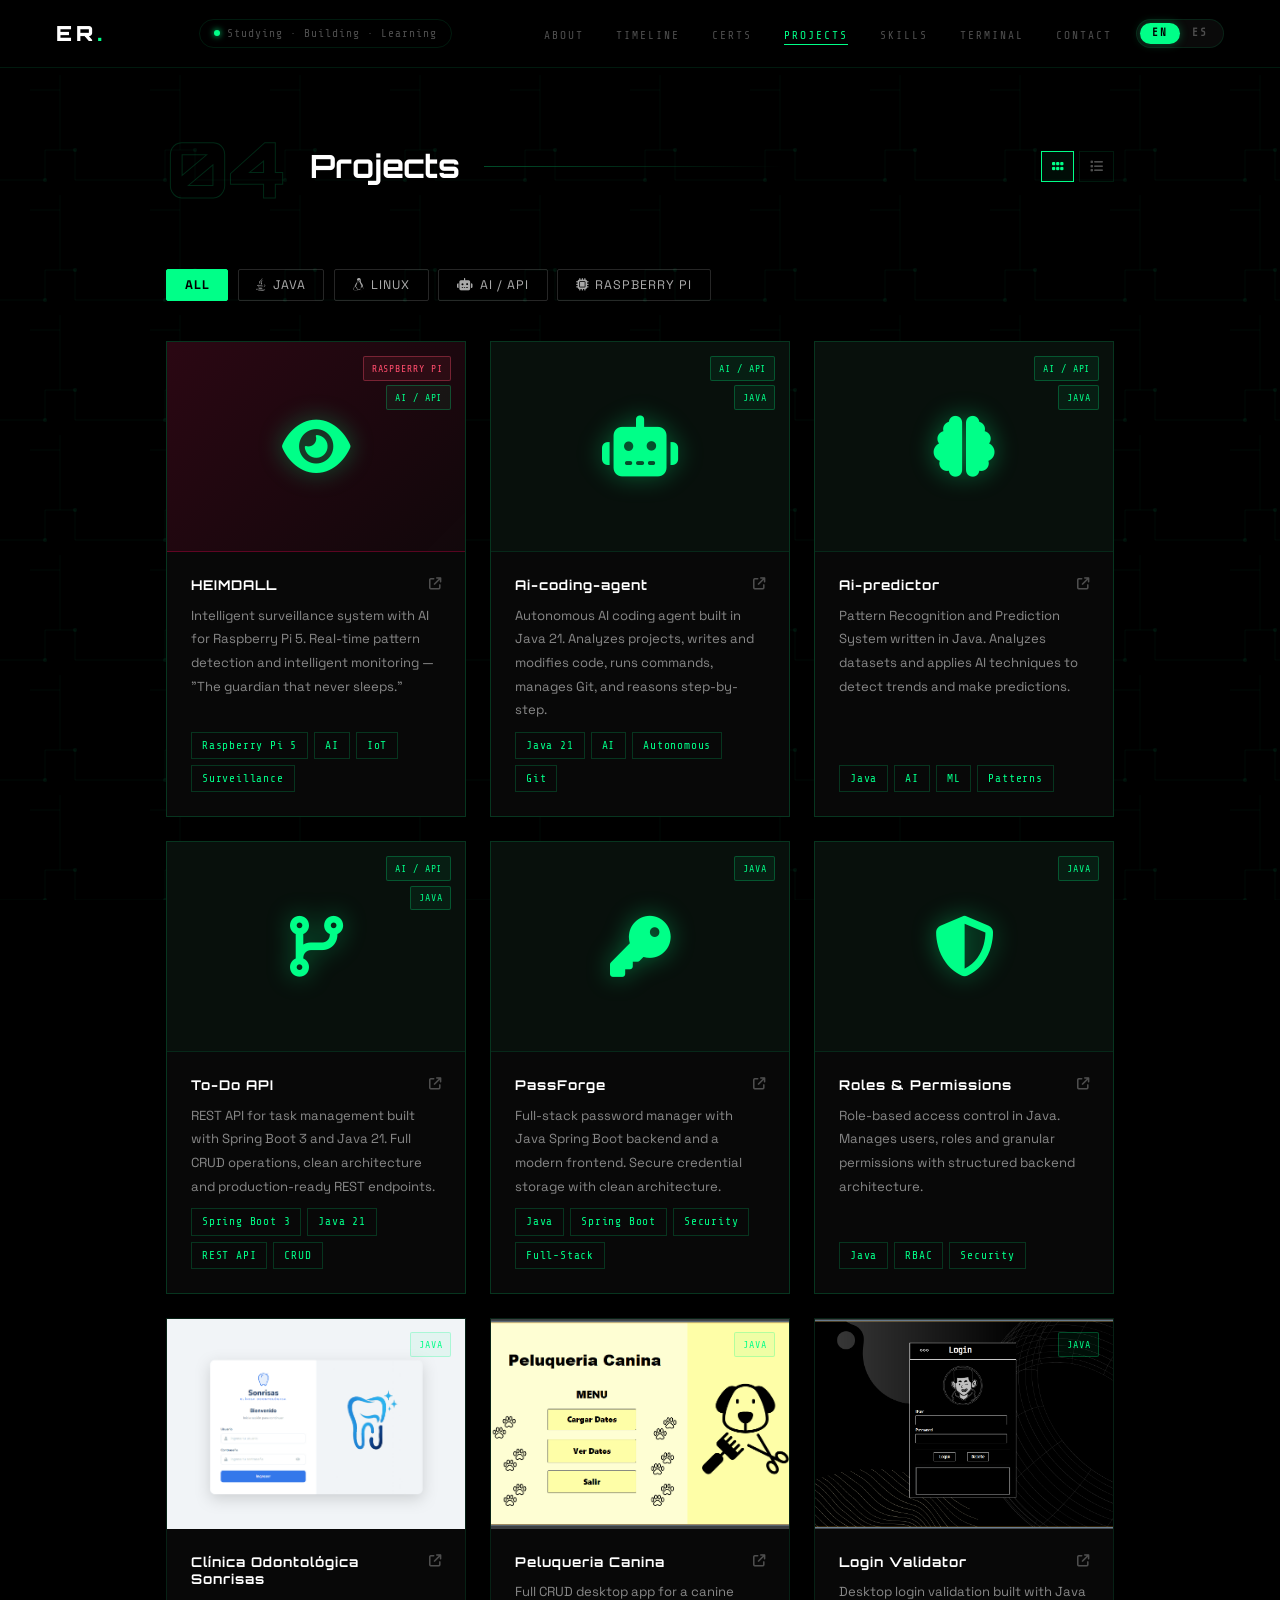
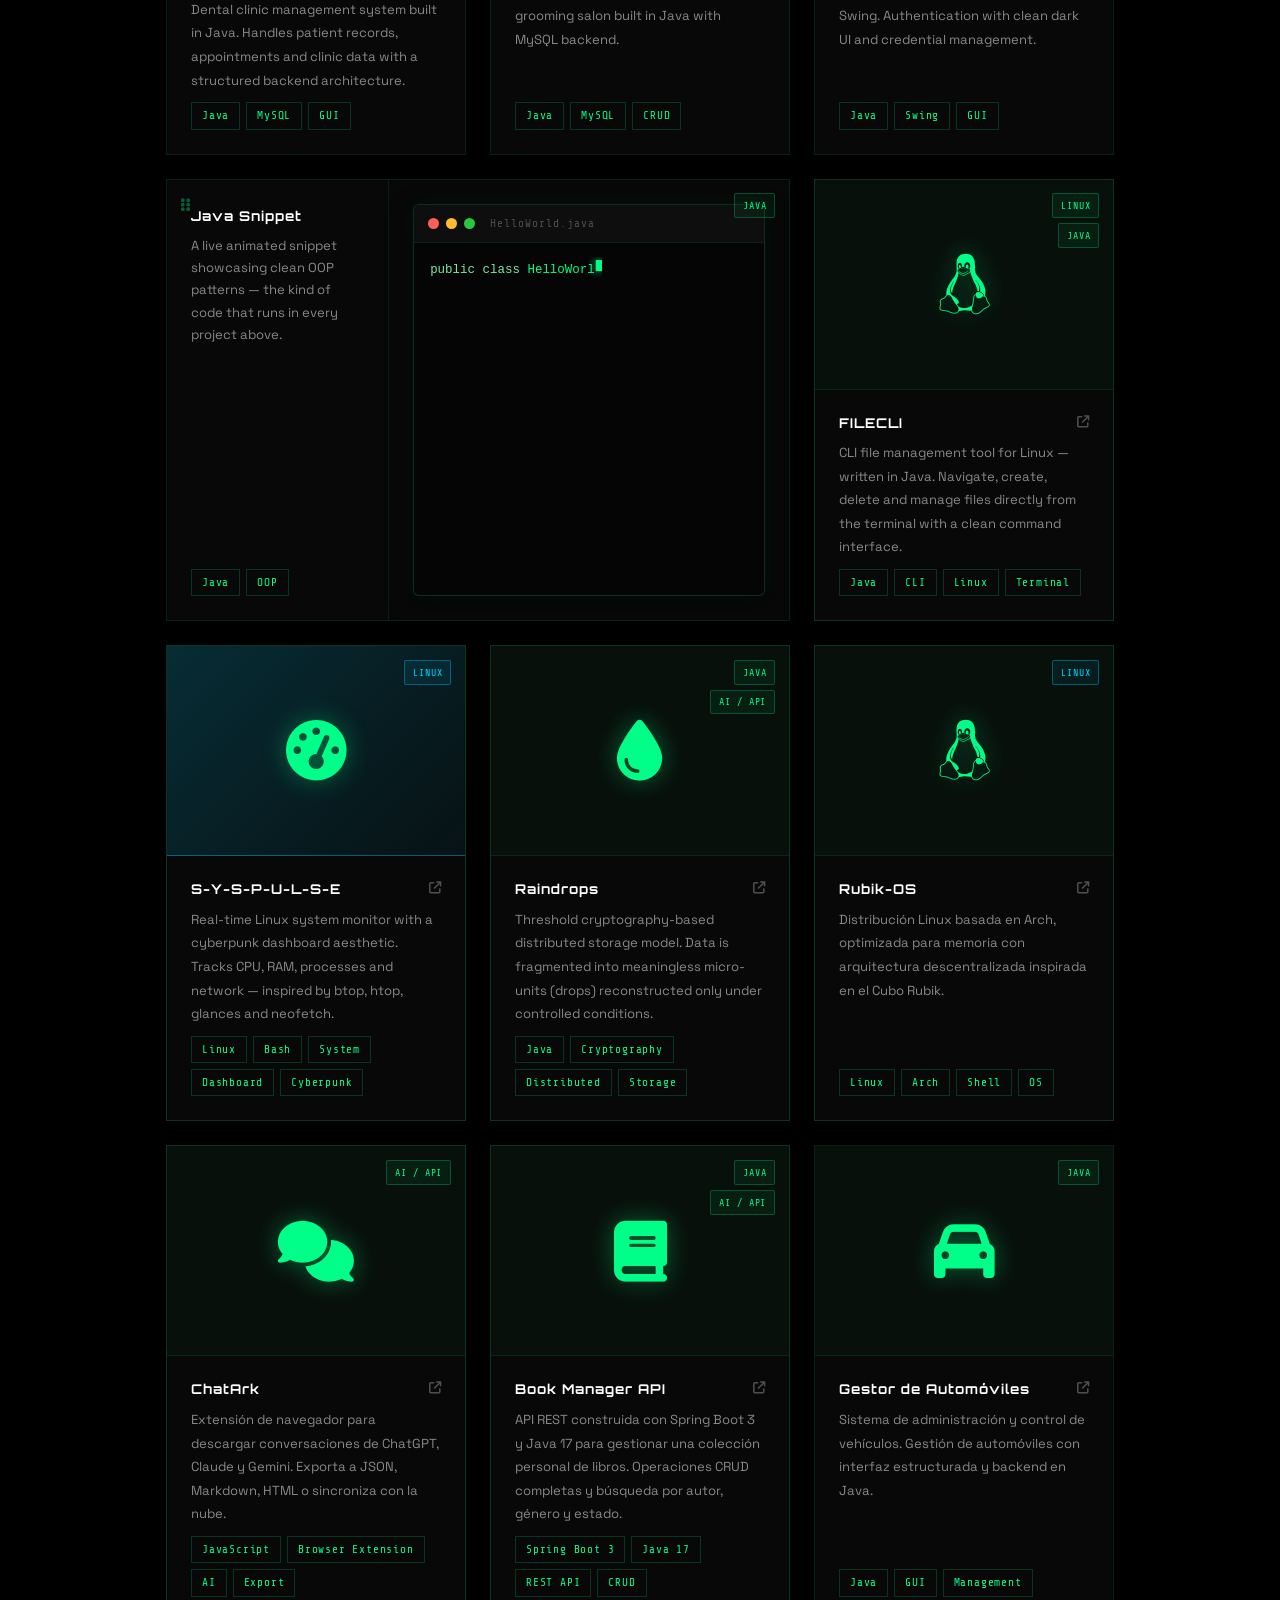
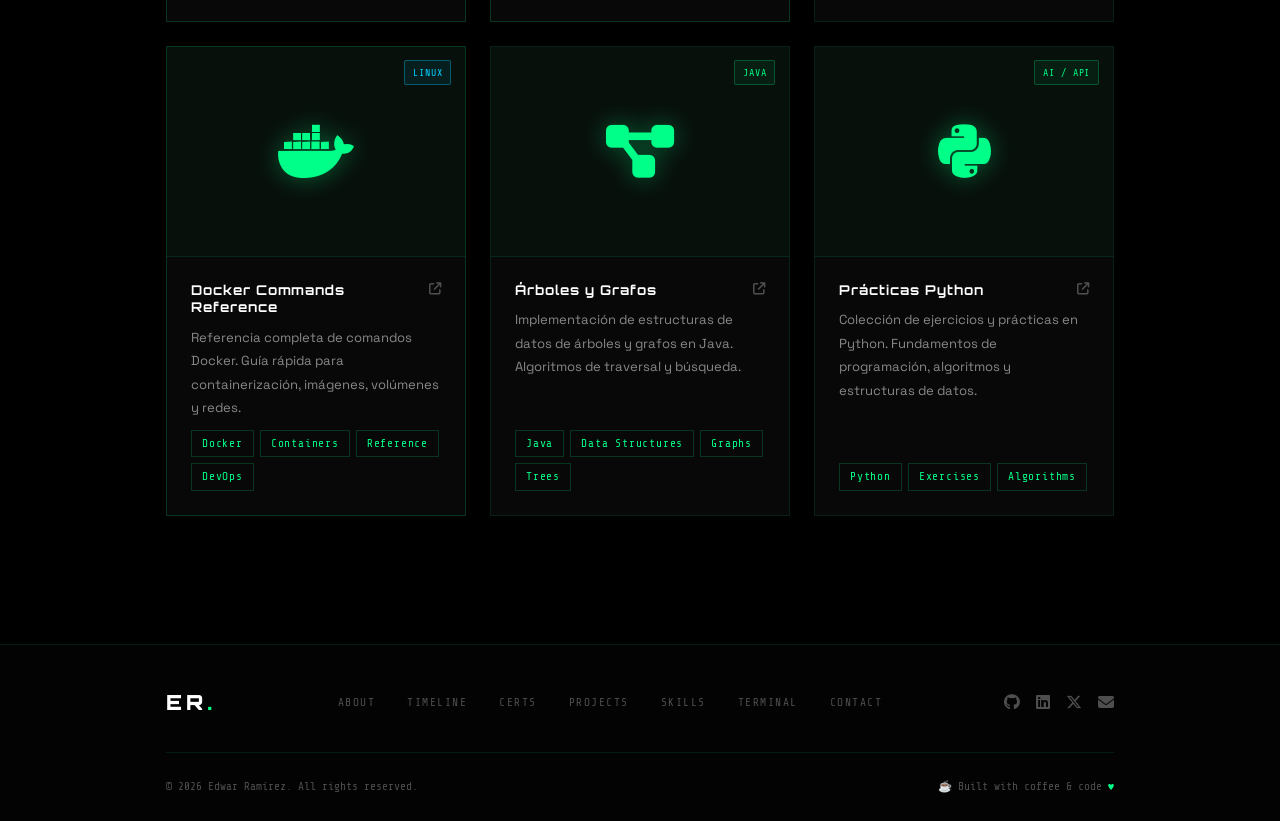
<file: projects.html>
<!DOCTYPE html>
<html lang="en" data-lang="en">
<head>
  <meta charset="UTF-8"/>
  <meta name="viewport" content="width=device-width, initial-scale=1.0"/>
  <title>Projects | Edwar Ramírez</title>
  <link href="https://fonts.googleapis.com/css2?family=Orbitron:wght@400;700;900&family=Share+Tech+Mono&family=Space+Grotesk:wght@300;400;600;700&display=swap" rel="stylesheet"/>
  <link rel="stylesheet" href="https://cdnjs.cloudflare.com/ajax/libs/font-awesome/6.5.1/css/all.min.css"/>
  <link rel="stylesheet" href="styles.css"/>
  <link rel="icon" href="coffee-icon.png" type="image/png"/>
</head>
<body>
  <canvas id="matrixCanvas"></canvas>
  <div id="nav-placeholder"></div>

  <section class="section" id="projects">
    <div class="wrap">
      <div class="sec-head">
        <span class="sec-n">04</span>
        <h2 data-i18n="proj_title">Projects</h2>
        <span class="sec-line"></span>
        <div class="view-btns">
          <button class="vb active" id="vbGrid" title="Grid"><i class="fas fa-grip"></i></button>
          <button class="vb" id="vbList" title="List"><i class="fas fa-list"></i></button>
        </div>
      </div>

      <!-- Category filters -->
      <div class="proj-filters" id="projFilters">
        <button class="pf-btn active" data-filter="all"  data-i18n="pf_all">All</button>
        <button class="pf-btn" data-filter="java"  ><i class="fab fa-java"></i> <span data-i18n="pf_java">Java</span></button>
        <button class="pf-btn" data-filter="linux" ><i class="fab fa-linux"></i> <span data-i18n="pf_linux">Linux</span></button>
        <button class="pf-btn" data-filter="ai"    ><i class="fas fa-robot"></i> <span data-i18n="pf_ai">AI / API</span></button>
        <button class="pf-btn" data-filter="raspi" ><i class="fas fa-microchip"></i> <span data-i18n="pf_raspi">Raspberry Pi</span></button>
      </div>

      <!-- ════════════════ GRID VIEW ════════════════ -->
      <div class="proj-grid proj-grid--3" id="projGrid">

        <!-- HEIMDALL — raspi + ai -->
        <a href="https://github.com/erac73/HEIMDALL" target="_blank" rel="noopener"
           class="pcard pcard--feat pcard--raspi" data-cat="raspi ai">
          <div class="pcard-icon pcard-icon--raspi"><i class="fas fa-eye"></i></div>
          <div class="pcard-badges">
            <span class="pcard-badge-cat pcard-badge--raspi" data-i18n="pf_raspi">Raspberry Pi</span>
            <span class="pcard-badge-cat" data-i18n="pf_ai">AI / API</span>
          </div>
          <div class="pcard-body">
            <div class="pcard-head">
              <h3>HEIMDALL</h3>
              <i class="fas fa-arrow-up-right-from-square parr"></i>
            </div>
            <p class="pdesc" data-i18n="p_heimdall_d">Intelligent surveillance system with AI for Raspberry Pi 5. Real-time pattern detection and intelligent monitoring — "The guardian that never sleeps."</p>
            <div class="ptags"><span>Raspberry Pi 5</span><span>AI</span><span>IoT</span><span>Surveillance</span></div>
          </div>
        </a>

        <!-- Ai-coding-agent — ai + java -->
        <a href="https://github.com/erac73/Ai-coding-agent" target="_blank" rel="noopener"
           class="pcard pcard--feat" data-cat="ai java">
          <div class="pcard-icon"><i class="fas fa-robot"></i></div>
          <div class="pcard-badges">
            <span class="pcard-badge-cat" data-i18n="pf_ai">AI / API</span>
            <span class="pcard-badge-cat" data-i18n="pf_java">Java</span>
          </div>
          <div class="pcard-body">
            <div class="pcard-head">
              <h3>Ai-coding-agent</h3>
              <i class="fas fa-arrow-up-right-from-square parr"></i>
            </div>
            <p class="pdesc" data-i18n="p_agent_d">Autonomous AI coding agent built in Java 21. Analyzes projects, writes and modifies code, runs commands, manages Git, and reasons step-by-step.</p>
            <div class="ptags"><span>Java 21</span><span>AI</span><span>Autonomous</span><span>Git</span></div>
          </div>
        </a>

        <!-- Ai-predictor — ai + java -->
        <a href="https://github.com/erac73/Ai-predictor" target="_blank" rel="noopener"
           class="pcard pcard--feat" data-cat="ai java">
          <div class="pcard-icon"><i class="fas fa-brain"></i></div>
          <div class="pcard-badges">
            <span class="pcard-badge-cat" data-i18n="pf_ai">AI / API</span>
            <span class="pcard-badge-cat" data-i18n="pf_java">Java</span>
          </div>
          <div class="pcard-body">
            <div class="pcard-head">
              <h3>Ai-predictor</h3>
              <i class="fas fa-arrow-up-right-from-square parr"></i>
            </div>
            <p class="pdesc" data-i18n="p_predictor_d">Pattern Recognition and Prediction System written in Java. Analyzes datasets and applies AI techniques to detect trends and make predictions.</p>
            <div class="ptags"><span>Java</span><span>AI</span><span>ML</span><span>Patterns</span></div>
          </div>
        </a>

        <!-- To-Do API — ai + java -->
        <a href="https://github.com/erac73/To-Do-API" target="_blank" rel="noopener"
           class="pcard pcard--feat" data-cat="ai java">
          <div class="pcard-icon"><i class="fas fa-code-branch"></i></div>
          <div class="pcard-badges">
            <span class="pcard-badge-cat" data-i18n="pf_ai">AI / API</span>
            <span class="pcard-badge-cat" data-i18n="pf_java">Java</span>
          </div>
          <div class="pcard-body">
            <div class="pcard-head">
              <h3>To-Do API</h3>
              <i class="fas fa-arrow-up-right-from-square parr"></i>
            </div>
            <p class="pdesc" data-i18n="p7_d">REST API for task management built with Spring Boot 3 and Java 21. Full CRUD operations, clean architecture and production-ready REST endpoints.</p>
            <div class="ptags"><span>Spring Boot 3</span><span>Java 21</span><span>REST API</span><span>CRUD</span></div>
          </div>
        </a>

        <!-- PassForge — java -->
        <a href="https://github.com/erac73/PassForge-" target="_blank" rel="noopener"
           class="pcard pcard--feat" data-cat="java">
          <div class="pcard-icon"><i class="fas fa-key"></i></div>
          <div class="pcard-badges">
            <span class="pcard-badge-cat" data-i18n="pf_java">Java</span>
          </div>
          <div class="pcard-body">
            <div class="pcard-head">
              <h3>PassForge</h3>
              <i class="fas fa-arrow-up-right-from-square parr"></i>
            </div>
            <p class="pdesc" data-i18n="p_passforge_d">Full-stack password manager with Java Spring Boot backend and a modern frontend. Secure credential storage with clean architecture.</p>
            <div class="ptags"><span>Java</span><span>Spring Boot</span><span>Security</span><span>Full-Stack</span></div>
          </div>
        </a>

        <!-- Roles & Permissions — java -->
        <a href="https://github.com/erac73/Sistema-de-Roles-y-Permisos" target="_blank" rel="noopener"
           class="pcard pcard--feat" data-cat="java">
          <div class="pcard-icon"><i class="fas fa-shield-halved"></i></div>
          <div class="pcard-badges">
            <span class="pcard-badge-cat" data-i18n="pf_java">Java</span>
          </div>
          <div class="pcard-body">
            <div class="pcard-head">
              <h3 data-i18n="p2_n">Roles &amp; Permissions</h3>
              <i class="fas fa-arrow-up-right-from-square parr"></i>
            </div>
            <p class="pdesc" data-i18n="p2_d">Role-based access control in Java. Manages users, roles and granular permissions with structured backend architecture.</p>
            <div class="ptags"><span>Java</span><span>RBAC</span><span>Security</span></div>
          </div>
        </a>

        <!-- Clínica Odontológica — java -->
        <a href="https://github.com/erac73/Cl-nica-Odontol-gica-Sonrisas" target="_blank" rel="noopener"
           class="pcard" data-cat="java">
          <div class="pcard-img">
            <img src="clinica-sonrisas.png" alt="Clínica Odontológica Sonrisas" class="pimg"
              onerror="this.parentElement.innerHTML='<div class=\'pcard-icon\'><i class=\'fas fa-tooth\'></i></div>'"/>
          </div>
          <div class="pcard-badges">
            <span class="pcard-badge-cat" data-i18n="pf_java">Java</span>
          </div>
          <div class="pcard-body">
            <div class="pcard-head">
              <h3 data-i18n="p5_n">Clínica Odontológica Sonrisas</h3>
              <i class="fas fa-arrow-up-right-from-square parr"></i>
            </div>
            <p class="pdesc" data-i18n="p5_d">Dental clinic management system built in Java. Handles patient records, appointments and clinic data with a structured backend architecture.</p>
            <div class="ptags"><span>Java</span><span>MySQL</span><span>GUI</span></div>
          </div>
        </a>

        <!-- Peluqueria Canina — java -->
        <a href="https://github.com/erac73/Proyecto-Crud?tab=readme-ov-file" target="_blank" rel="noopener"
           class="pcard" data-cat="java">
          <div class="pcard-img"><img src="peluqueria.png" alt="Peluqueria Canina" class="pimg"/></div>
          <div class="pcard-badges">
            <span class="pcard-badge-cat" data-i18n="pf_java">Java</span>
          </div>
          <div class="pcard-body">
            <div class="pcard-head">
              <h3 data-i18n="p3_n">Peluqueria Canina</h3>
              <i class="fas fa-arrow-up-right-from-square parr"></i>
            </div>
            <p class="pdesc" data-i18n="p3_d">Full CRUD desktop app for a canine grooming salon built in Java with MySQL backend.</p>
            <div class="ptags"><span>Java</span><span>MySQL</span><span>CRUD</span></div>
          </div>
        </a>

        <!-- Login Validator — java -->
        <a href="https://github.com/erac73/LoginValidatorSwing" target="_blank" rel="noopener"
           class="pcard" data-cat="java">
          <div class="pcard-img"><img src="login.png" alt="Login Validator" class="pimg"/></div>
          <div class="pcard-badges">
            <span class="pcard-badge-cat" data-i18n="pf_java">Java</span>
          </div>
          <div class="pcard-body">
            <div class="pcard-head">
              <h3 data-i18n="p1_n">Login Validator</h3>
              <i class="fas fa-arrow-up-right-from-square parr"></i>
            </div>
            <p class="pdesc" data-i18n="p1_d">Desktop login validation built with Java Swing. Authentication with clean dark UI and credential management.</p>
            <div class="ptags"><span>Java</span><span>Swing</span><span>GUI</span></div>
          </div>
        </a>

        <!-- ── Java Snippet — DRAGGABLE ── -->
        <div class="pcard pcard--code pcard--draggable" id="javaSnippet" draggable="true" data-cat="java" style="grid-column: span 2;">
          <div class="pcard-drag-handle" title="Drag to move">
            <i class="fas fa-grip-vertical"></i>
          </div>
          <div class="pcard-badges">
            <span class="pcard-badge-cat" data-i18n="pf_java">Java</span>
          </div>
          <div class="code-left">
            <div>
              <h3 data-i18n="p4_n">Java Snippet</h3>
              <p>A live animated snippet showcasing clean OOP patterns — the kind of code that runs in every project above.</p>
            </div>
            <div class="ptags"><span>Java</span><span>OOP</span></div>
          </div>
          <div class="code-right">
            <div class="mini-terminal">
              <div class="terminal-head">
                <span class="t-btn t-red"></span>
                <span class="t-btn t-yellow"></span>
                <span class="t-btn t-green"></span>
                <span class="t-label">HelloWorld.java</span>
              </div>
              <div class="terminal-body">
                <pre class="codebox" id="liveCode"><code id="liveEl"></code><span class="lcursor" id="lcursor">█</span></pre>
              </div>
            </div>
          </div>
        </div>

        <!-- FILECLI — linux + java -->
        <a href="https://github.com/erac73/FILECLI" target="_blank" rel="noopener"
           class="pcard pcard--feat" data-cat="linux java">
          <div class="pcard-icon"><i class="fab fa-linux"></i></div>
          <div class="pcard-badges">
            <span class="pcard-badge-cat" data-i18n="pf_linux">Linux</span>
            <span class="pcard-badge-cat" data-i18n="pf_java">Java</span>
          </div>
          <div class="pcard-body">
            <div class="pcard-head">
              <h3>FILECLI</h3>
              <i class="fas fa-arrow-up-right-from-square parr"></i>
            </div>
            <p class="pdesc" data-i18n="p6_d">CLI file management tool for Linux — written in Java. Navigate, create, delete and manage files directly from the terminal with a clean command interface.</p>
            <div class="ptags"><span>Java</span><span>CLI</span><span>Linux</span><span>Terminal</span></div>
          </div>
        </a>

        <!-- ════ S-Y-S-P-U-L-S-E — linux ════ -->
        <a href="https://github.com/erac73/S-Y-S-P-U-L-S-E" target="_blank" rel="noopener"
           class="pcard pcard--feat pcard--syspulse" data-cat="linux">
          <div class="pcard-icon pcard-icon--syspulse"><i class="fas fa-gauge-high"></i></div>
          <div class="pcard-badges">
            <span class="pcard-badge-cat pcard-badge--linux" data-i18n="pf_linux">Linux</span>
          </div>
          <div class="pcard-body">
            <div class="pcard-head">
              <h3>S-Y-S-P-U-L-S-E</h3>
              <i class="fas fa-arrow-up-right-from-square parr"></i>
            </div>
            <p class="pdesc" data-i18n="p_syspulse_d">Real-time Linux system monitor with a cyberpunk dashboard aesthetic. Tracks CPU, RAM, processes and network — inspired by btop, htop, glances and neofetch.</p>
            <div class="ptags"><span>Linux</span><span>Bash</span><span>System</span><span>Dashboard</span><span>Cyberpunk</span></div>
          </div>
        </a>

        <!-- ════ raindrops — java + ai ════ -->
        <a href="https://github.com/erac73/raindrops" target="_blank" rel="noopener"
           class="pcard pcard--feat" data-cat="java ai">
          <div class="pcard-icon"><i class="fas fa-droplet"></i></div>
          <div class="pcard-badges">
            <span class="pcard-badge-cat" data-i18n="pf_java">Java</span>
            <span class="pcard-badge-cat" data-i18n="pf_ai">AI / API</span>
          </div>
          <div class="pcard-body">
            <div class="pcard-head">
              <h3>Raindrops</h3>
              <i class="fas fa-arrow-up-right-from-square parr"></i>
            </div>
            <p class="pdesc">Threshold cryptography-based distributed storage model. Data is fragmented into meaningless micro-units (drops) reconstructed only under controlled conditions.</p>
            <div class="ptags"><span>Java</span><span>Cryptography</span><span>Distributed</span><span>Storage</span></div>
          </div>
        </a>

        <!-- ════ rubik-os — linux ════ -->
        <a href="https://github.com/erac73/rubik-os" target="_blank" rel="noopener"
           class="pcard pcard--feat pcard--linux" data-cat="linux">
          <div class="pcard-icon pcard-icon--linux"><i class="fab fa-linux"></i></div>
          <div class="pcard-badges">
            <span class="pcard-badge-cat pcard-badge--linux" data-i18n="pf_linux">Linux</span>
          </div>
          <div class="pcard-body">
            <div class="pcard-head">
              <h3>Rubik-OS</h3>
              <i class="fas fa-arrow-up-right-from-square parr"></i>
            </div>
            <p class="pdesc">Distribución Linux basada en Arch, optimizada para memoria con arquitectura descentralizada inspirada en el Cubo Rubik.</p>
            <div class="ptags"><span>Linux</span><span>Arch</span><span>Shell</span><span>OS</span></div>
          </div>
        </a>

        <!-- ════ chatark — javascript ════ -->
        <a href="https://github.com/erac73/chatark" target="_blank" rel="noopener"
           class="pcard pcard--feat" data-cat="ai">
          <div class="pcard-icon"><i class="fas fa-comments"></i></div>
          <div class="pcard-badges">
            <span class="pcard-badge-cat" data-i18n="pf_ai">AI / API</span>
          </div>
          <div class="pcard-body">
            <div class="pcard-head">
              <h3>ChatArk</h3>
              <i class="fas fa-arrow-up-right-from-square parr"></i>
            </div>
            <p class="pdesc">Extensión de navegador para descargar conversaciones de ChatGPT, Claude y Gemini. Exporta a JSON, Markdown, HTML o sincroniza con la nube.</p>
            <div class="ptags"><span>JavaScript</span><span>Browser Extension</span><span>AI</span><span>Export</span></div>
          </div>
        </a>

        <!-- ════ book-manager-api — java ════ -->
        <a href="https://github.com/erac73/book-manager-api" target="_blank" rel="noopener"
           class="pcard pcard--feat" data-cat="java ai">
          <div class="pcard-icon"><i class="fas fa-book"></i></div>
          <div class="pcard-badges">
            <span class="pcard-badge-cat" data-i18n="pf_java">Java</span>
            <span class="pcard-badge-cat" data-i18n="pf_ai">AI / API</span>
          </div>
          <div class="pcard-body">
            <div class="pcard-head">
              <h3>Book Manager API</h3>
              <i class="fas fa-arrow-up-right-from-square parr"></i>
            </div>
            <p class="pdesc">API REST construida con Spring Boot 3 y Java 17 para gestionar una colección personal de libros. Operaciones CRUD completas y búsqueda por autor, género y estado.</p>
            <div class="ptags"><span>Spring Boot 3</span><span>Java 17</span><span>REST API</span><span>CRUD</span></div>
          </div>
        </a>

        <!-- ════ Gestor de Automóviles — java ════ -->
        <a href="https://github.com/erac73/Gestor-de-Autom-viles-Administraci-n-y-Control-de-Veh-culos" target="_blank" rel="noopener"
           class="pcard" data-cat="java">
          <div class="pcard-icon"><i class="fas fa-car"></i></div>
          <div class="pcard-badges">
            <span class="pcard-badge-cat" data-i18n="pf_java">Java</span>
          </div>
          <div class="pcard-body">
            <div class="pcard-head">
              <h3>Gestor de Automóviles</h3>
              <i class="fas fa-arrow-up-right-from-square parr"></i>
            </div>
            <p class="pdesc">Sistema de administración y control de vehículos. Gestión de automóviles con interfaz estructurada y backend en Java.</p>
            <div class="ptags"><span>Java</span><span>GUI</span><span>Management</span></div>
          </div>
        </a>

        <!-- ════ docker-commands-reference ════ -->
        <a href="https://github.com/erac73/docker-commands-reference" target="_blank" rel="noopener"
           class="pcard pcard--feat pcard--linux" data-cat="linux">
          <div class="pcard-icon pcard-icon--linux"><i class="fab fa-docker"></i></div>
          <div class="pcard-badges">
            <span class="pcard-badge-cat pcard-badge--linux" data-i18n="pf_linux">Linux</span>
          </div>
          <div class="pcard-body">
            <div class="pcard-head">
              <h3>Docker Commands Reference</h3>
              <i class="fas fa-arrow-up-right-from-square parr"></i>
            </div>
            <p class="pdesc">Referencia completa de comandos Docker. Guía rápida para containerización, imágenes, volúmenes y redes.</p>
            <div class="ptags"><span>Docker</span><span>Containers</span><span>Reference</span><span>DevOps</span></div>
          </div>
        </a>

        <!-- ════ Abroles_y_Grafos — java ════ -->
        <a href="https://github.com/erac73/Abroles_y_Grafos" target="_blank" rel="noopener"
           class="pcard" data-cat="java">
          <div class="pcard-icon"><i class="fas fa-project-diagram"></i></div>
          <div class="pcard-badges">
            <span class="pcard-badge-cat" data-i18n="pf_java">Java</span>
          </div>
          <div class="pcard-body">
            <div class="pcard-head">
              <h3>Árboles y Grafos</h3>
              <i class="fas fa-arrow-up-right-from-square parr"></i>
            </div>
            <p class="pdesc">Implementación de estructuras de datos de árboles y grafos en Java. Algoritmos de traversal y búsqueda.</p>
            <div class="ptags"><span>Java</span><span>Data Structures</span><span>Graphs</span><span>Trees</span></div>
          </div>
        </a>

        <!-- ════ Practicas-Python — python ════ -->
        <a href="https://github.com/erac73/Practicas-Python" target="_blank" rel="noopener"
           class="pcard" data-cat="ai">
          <div class="pcard-icon"><i class="fab fa-python"></i></div>
          <div class="pcard-badges">
            <span class="pcard-badge-cat" data-i18n="pf_ai">AI / API</span>
          </div>
          <div class="pcard-body">
            <div class="pcard-head">
              <h3>Prácticas Python</h3>
              <i class="fas fa-arrow-up-right-from-square parr"></i>
            </div>
            <p class="pdesc">Colección de ejercicios y prácticas en Python. Fundamentos de programación, algoritmos y estructuras de datos.</p>
            <div class="ptags"><span>Python</span><span>Exercises</span><span>Algorithms</span></div>
          </div>
        </a>

      </div><!-- /proj-grid -->

      <!-- ════════════════ LIST VIEW ════════════════ -->
      <div class="proj-list hidden" id="projList">
        <div class="pl-head">
          <span data-i18n="pl_proj">Project</span>
          <span data-i18n="pl_stack">Stack</span>
          <span data-i18n="pl_yr">Year</span>
          <span></span>
        </div>
        <a href="https://github.com/erac73/HEIMDALL" target="_blank" rel="noopener" class="pl-row">
          <span class="pl-name">HEIMDALL</span>
          <span class="pl-stack">Raspberry Pi 5 · AI · IoT</span>
          <span class="pl-yr">2025</span>
          <span class="pl-arr">↗</span>
        </a>
        <a href="https://github.com/erac73/Ai-coding-agent" target="_blank" rel="noopener" class="pl-row">
          <span class="pl-name">Ai-coding-agent</span>
          <span class="pl-stack">Java 21 · AI · Autonomous</span>
          <span class="pl-yr">2025</span>
          <span class="pl-arr">↗</span>
        </a>
        <a href="https://github.com/erac73/Ai-predictor" target="_blank" rel="noopener" class="pl-row">
          <span class="pl-name">Ai-predictor</span>
          <span class="pl-stack">Java · AI · ML</span>
          <span class="pl-yr">2025</span>
          <span class="pl-arr">↗</span>
        </a>
        <a href="https://github.com/erac73/To-Do-API" target="_blank" rel="noopener" class="pl-row">
          <span class="pl-name">To-Do API</span>
          <span class="pl-stack">Spring Boot 3 · Java 21 · REST</span>
          <span class="pl-yr">2025</span>
          <span class="pl-arr">↗</span>
        </a>
        <a href="https://github.com/erac73/PassForge-" target="_blank" rel="noopener" class="pl-row">
          <span class="pl-name">PassForge</span>
          <span class="pl-stack">Java · Spring Boot · Security</span>
          <span class="pl-yr">2025</span>
          <span class="pl-arr">↗</span>
        </a>
        <a href="https://github.com/erac73/Sistema-de-Roles-y-Permisos" target="_blank" rel="noopener" class="pl-row">
          <span class="pl-name" data-i18n="p2_n">Roles &amp; Permissions</span>
          <span class="pl-stack">Java · RBAC · Security</span>
          <span class="pl-yr">2024</span>
          <span class="pl-arr">↗</span>
        </a>
        <a href="https://github.com/erac73/Cl-nica-Odontol-gica-Sonrisas" target="_blank" rel="noopener" class="pl-row">
          <span class="pl-name" data-i18n="p5_n">Clínica Odontológica Sonrisas</span>
          <span class="pl-stack">Java · MySQL · GUI</span>
          <span class="pl-yr">2025</span>
          <span class="pl-arr">↗</span>
        </a>
        <a href="https://github.com/erac73/Proyecto-Crud?tab=readme-ov-file" target="_blank" rel="noopener" class="pl-row">
          <span class="pl-name" data-i18n="p3_n">Peluqueria Canina</span>
          <span class="pl-stack">Java · MySQL · CRUD</span>
          <span class="pl-yr">2023</span>
          <span class="pl-arr">↗</span>
        </a>
        <a href="https://github.com/erac73/LoginValidatorSwing" target="_blank" rel="noopener" class="pl-row">
          <span class="pl-name" data-i18n="p1_n">Login Validator</span>
          <span class="pl-stack">Java · Swing · GUI</span>
          <span class="pl-yr">2023</span>
          <span class="pl-arr">↗</span>
        </a>
        <div class="pl-row no-link">
          <span class="pl-name" data-i18n="p4_n">Java Snippet</span>
          <span class="pl-stack">Java · OOP</span>
          <span class="pl-yr">2023</span>
          <span class="pl-arr" style="opacity:.3">—</span>
        </div>
        <a href="https://github.com/erac73/FILECLI" target="_blank" rel="noopener" class="pl-row">
          <span class="pl-name">FILECLI</span>
          <span class="pl-stack">Java · CLI · Linux</span>
          <span class="pl-yr">2024</span>
          <span class="pl-arr">↗</span>
        </a>
        <!-- ════ S-Y-S-P-U-L-S-E list row ════ -->
        <a href="https://github.com/erac73/S-Y-S-P-U-L-S-E" target="_blank" rel="noopener" class="pl-row">
          <span class="pl-name">S-Y-S-P-U-L-S-E</span>
          <span class="pl-stack">Linux · Bash · Dashboard</span>
          <span class="pl-yr">2025</span>
          <span class="pl-arr">↗</span>
        </a>
        <a href="https://github.com/erac73/raindrops" target="_blank" rel="noopener" class="pl-row">
          <span class="pl-name">Raindrops</span>
          <span class="pl-stack">Java · Cryptography · Distributed</span>
          <span class="pl-yr">2026</span>
          <span class="pl-arr">↗</span>
        </a>
        <a href="https://github.com/erac73/rubik-os" target="_blank" rel="noopener" class="pl-row">
          <span class="pl-name">Rubik-OS</span>
          <span class="pl-stack">Linux · Arch · Shell</span>
          <span class="pl-yr">2026</span>
          <span class="pl-arr">↗</span>
        </a>
        <a href="https://github.com/erac73/chatark" target="_blank" rel="noopener" class="pl-row">
          <span class="pl-name">ChatArk</span>
          <span class="pl-stack">JavaScript · Browser Extension · AI</span>
          <span class="pl-yr">2026</span>
          <span class="pl-arr">↗</span>
        </a>
        <a href="https://github.com/erac73/book-manager-api" target="_blank" rel="noopener" class="pl-row">
          <span class="pl-name">Book Manager API</span>
          <span class="pl-stack">Spring Boot 3 · Java 17 · REST</span>
          <span class="pl-yr">2026</span>
          <span class="pl-arr">↗</span>
        </a>
        <a href="https://github.com/erac73/Gestor-de-Autom-viles-Administraci-n-y-Control-de-Veh-culos" target="_blank" rel="noopener" class="pl-row">
          <span class="pl-name">Gestor de Automóviles</span>
          <span class="pl-stack">Java · GUI · Management</span>
          <span class="pl-yr">2025</span>
          <span class="pl-arr">↗</span>
        </a>
        <a href="https://github.com/erac73/docker-commands-reference" target="_blank" rel="noopener" class="pl-row">
          <span class="pl-name">Docker Commands Reference</span>
          <span class="pl-stack">Docker · Containers · DevOps</span>
          <span class="pl-yr">2026</span>
          <span class="pl-arr">↗</span>
        </a>
        <a href="https://github.com/erac73/Abroles_y_Grafos" target="_blank" rel="noopener" class="pl-row">
          <span class="pl-name">Árboles y Grafos</span>
          <span class="pl-stack">Java · Data Structures</span>
          <span class="pl-yr">2025</span>
          <span class="pl-arr">↗</span>
        </a>
        <a href="https://github.com/erac73/Practicas-Python" target="_blank" rel="noopener" class="pl-row">
          <span class="pl-name">Prácticas Python</span>
          <span class="pl-stack">Python · Algorithms</span>
          <span class="pl-yr">2025</span>
          <span class="pl-arr">↗</span>
        </a>
          <span class="pl-yr">2025</span>
          <span class="pl-arr">↗</span>
        </a>
      </div>

    </div>
  </section>

  <div id="footer-placeholder"></div>
  <script src="components.js"></script>
  <script src="script.js"></script>

  <style>
    /* ── Filters ── */
    .proj-filters { display:flex; gap:.6rem; flex-wrap:wrap; margin-bottom:var(--sp5,2rem); }
    .pf-btn {
      display:inline-flex; align-items:center; gap:.4rem;
      padding:.45rem 1.1rem;
      border:1px solid rgba(255,255,255,.15); background:transparent;
      color:var(--fg-2,#aaa); font-family:inherit; font-size:.78rem;
      letter-spacing:.08em; text-transform:uppercase; cursor:pointer;
      border-radius:2px; transition:all .2s;
    }
    .pf-btn:hover { border-color:var(--accent,#00ff88); color:var(--accent,#00ff88); }
    .pf-btn.active { background:var(--accent,#00ff88); border-color:var(--accent,#00ff88); color:#000; font-weight:700; }
    .pf-btn[data-filter="raspi"]:hover:not(.active) { border-color:#ff4d6d; color:#ff4d6d; }
    .pf-btn[data-filter="raspi"].active { background:#ff4d6d; border-color:#ff4d6d; color:#fff; }
    .pf-btn[data-filter="linux"]:hover:not(.active) { border-color:#00cfff; color:#00cfff; }
    .pf-btn[data-filter="linux"].active { background:#00cfff; border-color:#00cfff; color:#000; }
    .pcard.hidden-filter { display:none !important; }

    /* ── Multi-badge row ── */
    .pcard-badges {
      position:absolute; top:.85rem; right:.85rem;
      display:flex; flex-direction:column; gap:.3rem; align-items:flex-end;
      z-index:2; pointer-events:none;
    }
    .pcard-badge-cat {
      font-size:.62rem; font-family:'Share Tech Mono',monospace;
      letter-spacing:.09em; text-transform:uppercase;
      padding:.18rem .5rem;
      border:1px solid rgba(0,255,136,.25); color:var(--accent,#00ff88);
      border-radius:2px; background:rgba(0,255,136,.06);
    }
    .pcard-badge--raspi {
      border-color:rgba(255,77,109,.35); color:#ff4d6d;
      background:rgba(255,77,109,.08);
    }
    .pcard-badge--linux {
      border-color:rgba(0,207,255,.35); color:#00cfff;
      background:rgba(0,207,255,.08);
    }

    /* ── Raspberry Pi card ── */
    .pcard--raspi .pcard-icon--raspi {
      background:linear-gradient(135deg,rgba(198,0,66,.18) 0%,rgba(198,0,66,.05) 100%);
      border-color:rgba(198,0,66,.35); color:#ff4d6d;
    }
    .pcard--raspi:hover { border-color:rgba(255,77,109,.5) !important; }

    /* ── S-Y-S-P-U-L-S-E card ── */
    .pcard--syspulse .pcard-icon--syspulse {
      background:linear-gradient(135deg,rgba(0,207,255,.18) 0%,rgba(0,207,255,.05) 100%);
      border-color:rgba(0,207,255,.35); color:#00cfff;
    }
    .pcard--syspulse:hover { border-color:rgba(0,207,255,.5) !important; }
    .pcard--syspulse:hover .pcard-icon--syspulse {
      box-shadow: 0 0 18px rgba(0,207,255,.25);
    }

    /* ── Cards need relative for badges ── */
    .pcard { position:relative; }

    /* ── Draggable Java Snippet ── */
    .pcard--draggable { cursor:grab; user-select:none; }
    .pcard--draggable:active { cursor:grabbing; }

    .pcard-drag-handle {
      position:absolute; top:.85rem; left:.85rem;
      color:rgba(0,255,136,.35); font-size:.9rem;
      cursor:grab; z-index:3; transition:color .2s;
    }
    .pcard--draggable:hover .pcard-drag-handle { color:var(--accent,#00ff88); }

    /* While dragging */
    .pcard--dragging {
      opacity:.35;
      border-color:var(--accent,#00ff88) !important;
      box-shadow:0 0 20px rgba(0,255,136,.2) !important;
    }

    /* Drop zone indicator — shows between cards */
    .drop-indicator {
      grid-column: span 1;
      border:2px dashed var(--accent,#00ff88);
      border-radius:6px;
      background:rgba(0,255,136,.04);
      min-height:80px;
      transition:all .15s;
      pointer-events:none;
    }
    .drop-indicator.drop-indicator--wide { grid-column: span 2; }

    /* Drag-over highlight on sibling cards */
    .pcard.drag-over-before { box-shadow:-4px 0 0 var(--accent,#00ff88) !important; }
    .pcard.drag-over-after  { box-shadow: 4px 0 0 var(--accent,#00ff88) !important; }
  </style>

  <script>
  document.addEventListener('DOMContentLoaded', function () {

    /* ══════════════════════════════════════
       1. MULTI-CATEGORY FILTER
    ══════════════════════════════════════ */
    const filterBtns = document.querySelectorAll('.pf-btn');
    const snippet    = document.getElementById('javaSnippet');
    const grid       = document.getElementById('projGrid');

    function getCards() {
      return document.querySelectorAll('#projGrid [data-cat]');
    }

    function applyFilter(filter) {
      getCards().forEach(card => {
        const cats = card.dataset.cat.split(' ');
        const show = filter === 'all' || cats.includes(filter);
        card.classList.toggle('hidden-filter', !show);
      });
      if (snippet) {
        snippet.style.gridColumn = snippet.classList.contains('hidden-filter') ? '' : 'span 2';
      }
    }

    filterBtns.forEach(btn => {
      btn.addEventListener('click', function () {
        filterBtns.forEach(b => b.classList.remove('active'));
        this.classList.add('active');
        applyFilter(this.dataset.filter);
      });
    });

    /* ══════════════════════════════════════
       2. DRAG-AND-DROP — Java Snippet
       Fixes:
         · visibility:hidden → opacity (no double-gap bug)
         · localStorage persists drop position across reloads
    ══════════════════════════════════════ */
    if (!snippet) return;

    const STORAGE_KEY = 'javaSnippetPos';
    let isDragging   = false;
    let overCard     = null;
    let insertBefore = true;

    /* ── Helpers ── */
    function getVisibleCards() {
      return [...grid.querySelectorAll('[data-cat]:not(#javaSnippet):not(.hidden-filter)')];
    }

    function removePlaceholder() {
      grid.querySelector('.drop-indicator')?.remove();
    }

    function insertPlaceholder(refCard, before) {
      removePlaceholder();
      const ph = document.createElement('div');
      ph.className = 'drop-indicator';
      before ? grid.insertBefore(ph, refCard) : refCard.after(ph);
    }

    /* ── Persistence: save position as index among ALL grid children ── */
    function savePosition() {
      const children = [...grid.children].filter(el => !el.classList.contains('drop-indicator'));
      localStorage.setItem(STORAGE_KEY, children.indexOf(snippet));
    }

    function restorePosition() {
      const saved = localStorage.getItem(STORAGE_KEY);
      if (saved === null) return;
      const idx      = parseInt(saved, 10);
      const children = [...grid.children].filter(el => !el.classList.contains('drop-indicator'));
      if (isNaN(idx) || idx < 0) return;

      if (idx >= children.length) {
        grid.appendChild(snippet);
      } else {
        const ref = children[idx];
        if (ref && ref !== snippet) grid.insertBefore(snippet, ref);
      }
      snippet.style.gridColumn = 'span 2';
    }

    /* Restore saved position on page load */
    restorePosition();

    /* ── dragstart ──
       KEY FIX: use opacity instead of visibility:hidden.
       visibility:hidden keeps the element in the flow → double gap with placeholder.
       opacity:0 + pointer-events:none also keeps it in flow but invisible,
       so the grid doesn't collapse — only the placeholder marks the target. ── */
    snippet.addEventListener('dragstart', e => {
      isDragging = true;
      snippet.classList.add('pcard--dragging');
      e.dataTransfer.effectAllowed = 'move';
      e.dataTransfer.setData('text/plain', 'snippet');

      /* rAF so the browser captures the drag-image BEFORE we change opacity */
      requestAnimationFrame(() => {
        snippet.style.opacity        = '0';
        snippet.style.pointerEvents  = 'none';
      });
    });

    /* ── dragend ── */
    snippet.addEventListener('dragend', () => {
      isDragging = false;
      snippet.classList.remove('pcard--dragging');
      snippet.style.opacity       = '';
      snippet.style.pointerEvents = '';
      removePlaceholder();
      getVisibleCards().forEach(c => c.classList.remove('drag-over-before','drag-over-after'));
      overCard = null;
    });

    /* ── dragover ── */
    grid.addEventListener('dragover', e => {
      e.preventDefault();
      e.dataTransfer.dropEffect = 'move';
      if (!isDragging) return;

      const cards = getVisibleCards();
      let target = null;
      let before = true;

      for (const card of cards) {
        const rect = card.getBoundingClientRect();
        const midX = rect.left + rect.width / 2;
        const midY = rect.top  + rect.height / 2;

        if (e.clientY >= rect.top - 8 && e.clientY <= rect.bottom + 8) {
          target = card;
          before = e.clientX < midX;
          break;
        }
        if (Math.abs(e.clientY - midY) < rect.height * 0.6) {
          target = card;
          before = e.clientX < midX;
        }
      }

      if (!target || (target === overCard && before === insertBefore)) return;
      overCard     = target;
      insertBefore = before;
      insertPlaceholder(target, before);
    });

    /* ── drop ── */
    grid.addEventListener('drop', e => {
      e.preventDefault();
      if (!isDragging) return;

      const ph = grid.querySelector('.drop-indicator');
      if (ph) {
        grid.insertBefore(snippet, ph);
        ph.remove();
      }

      snippet.style.gridColumn    = snippet.classList.contains('hidden-filter') ? '' : 'span 2';
      snippet.style.opacity       = '';
      snippet.style.pointerEvents = '';

      savePosition(); /* ← persist new position */
    });

    grid.addEventListener('dragenter', e => e.preventDefault());

  });
  </script>
</body>
</html>
</file>
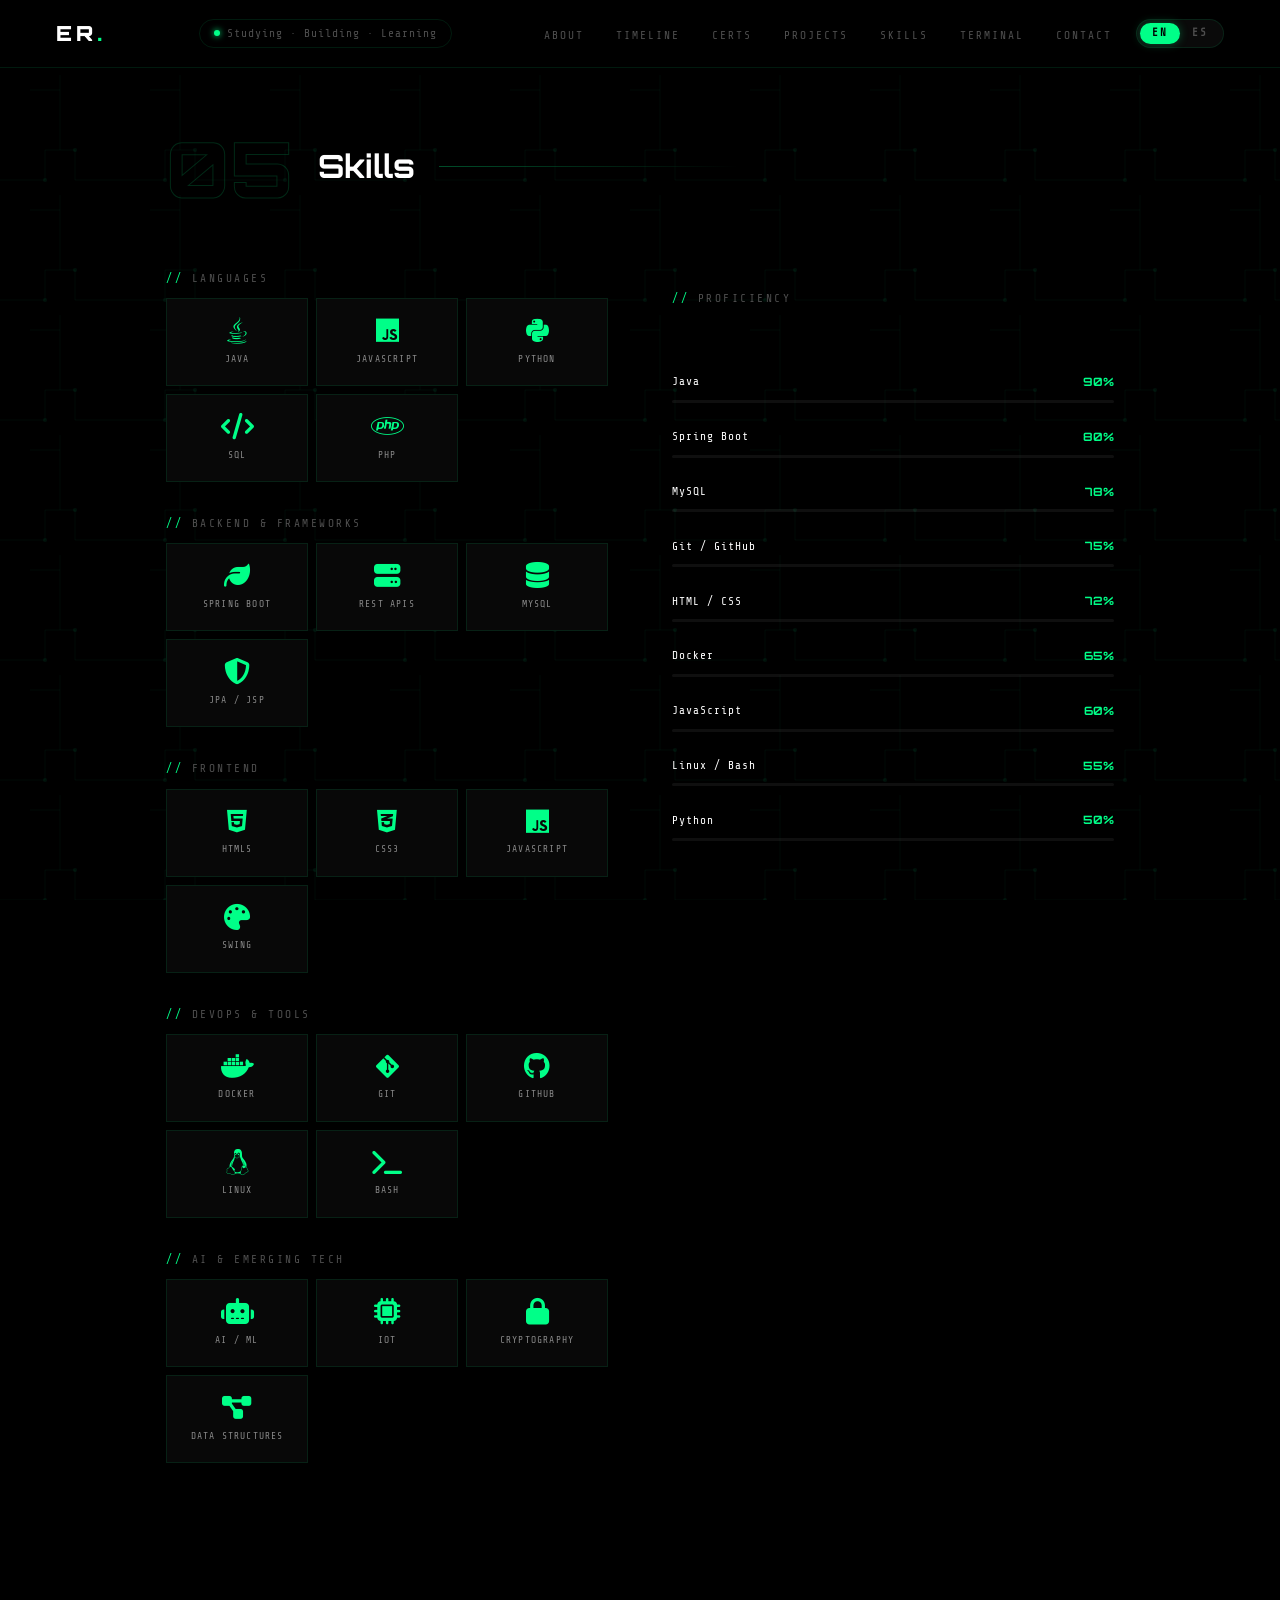
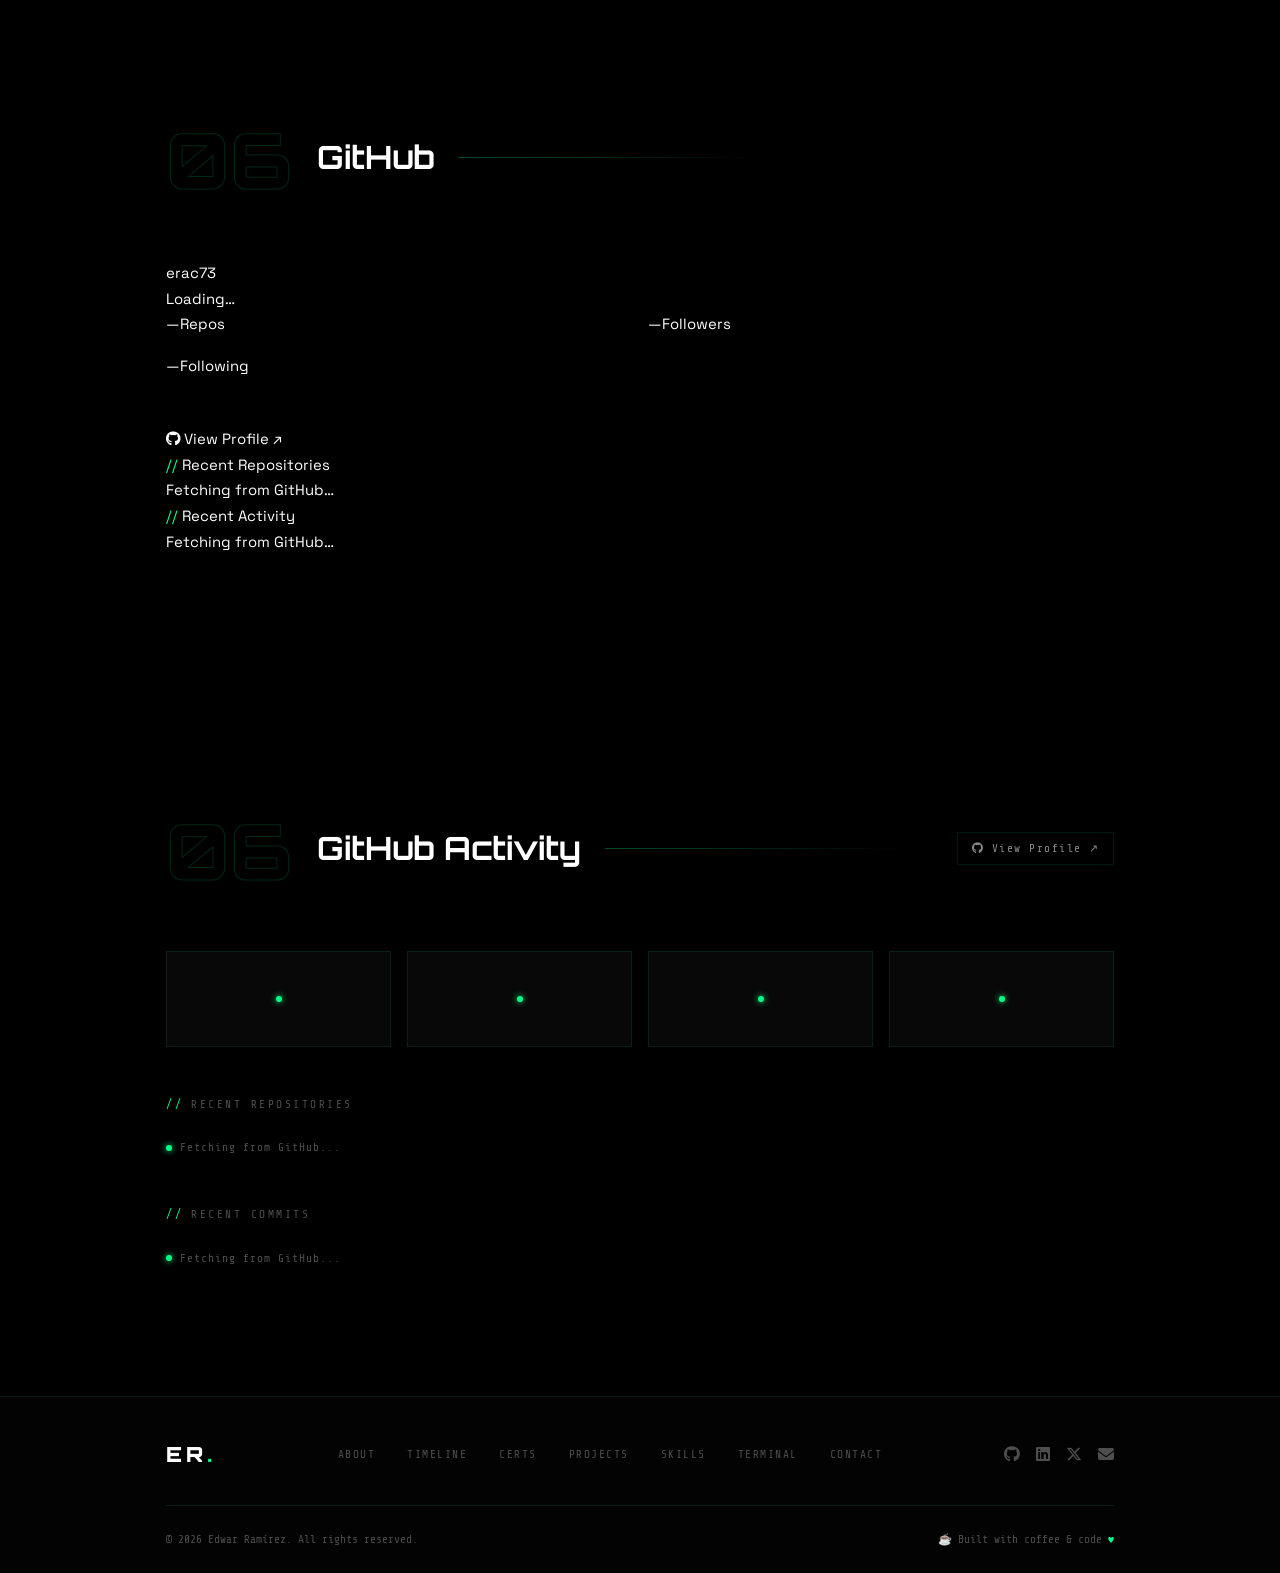
<file: skills.html>
<!DOCTYPE html>
<html lang="en" data-lang="en">
<head>
  <meta charset="UTF-8"/>
  <meta name="viewport" content="width=device-width, initial-scale=1.0"/>
  <title>Skills | Edwar Ramírez</title>
  <link href="https://fonts.googleapis.com/css2?family=Orbitron:wght@400;700;900&family=Share+Tech+Mono&family=Space+Grotesk:wght@300;400;600;700&display=swap" rel="stylesheet"/>
  <link rel="stylesheet" href="https://cdnjs.cloudflare.com/ajax/libs/font-awesome/6.5.1/css/all.min.css"/>
  <link rel="stylesheet" href="styles.css"/>
  <link rel="icon" href="coffee-icon.png" type="image/png"/>
</head>
<body>
  <canvas id="matrixCanvas"></canvas>
  <div id="nav-placeholder"></div>

<!-- ─────────────────────────────────────
       SKILLS
  ───────────────────────────────────── -->
  <section class="section" id="skills">
    <div class="wrap">
      <div class="sec-head">
        <span class="sec-n">05</span>
        <h2 data-i18n="sk_title">Skills</h2>
        <span class="sec-line"></span>
      </div>

      <div class="sk-layout">
        <!-- Icon cards -->
        <div class="sk-cards">
          <div class="sk-group">
            <p class="sk-label"><span class="accent">//</span> Languages</p>
            <div class="sk-row">
              <div class="sk-card"><i class="fab fa-java"></i><span>Java</span></div>
              <div class="sk-card"><i class="fab fa-js"></i><span>JavaScript</span></div>
              <div class="sk-card"><i class="fab fa-python"></i><span>Python</span></div>
              <div class="sk-card"><i class="fas fa-code"></i><span>SQL</span></div>
              <div class="sk-card"><i class="fab fa-php"></i><span>PHP</span></div>
            </div>
          </div>
          <div class="sk-group">
            <p class="sk-label"><span class="accent">//</span> Backend & Frameworks</p>
            <div class="sk-row">
              <div class="sk-card"><i class="fas fa-leaf"></i><span>Spring Boot</span></div>
              <div class="sk-card"><i class="fas fa-server"></i><span>REST APIs</span></div>
              <div class="sk-card"><i class="fas fa-database"></i><span>MySQL</span></div>
              <div class="sk-card"><i class="fas fa-shield-alt"></i><span>JPA / JSP</span></div>
            </div>
          </div>
          <div class="sk-group">
            <p class="sk-label"><span class="accent">//</span> Frontend</p>
            <div class="sk-row">
              <div class="sk-card"><i class="fab fa-html5"></i><span>HTML5</span></div>
              <div class="sk-card"><i class="fab fa-css3-alt"></i><span>CSS3</span></div>
              <div class="sk-card"><i class="fab fa-js"></i><span>JavaScript</span></div>
              <div class="sk-card"><i class="fas fa-palette"></i><span>Swing</span></div>
            </div>
          </div>
          <div class="sk-group">
            <p class="sk-label"><span class="accent">//</span> DevOps & Tools</p>
            <div class="sk-row">
              <div class="sk-card"><i class="fab fa-docker"></i><span>Docker</span></div>
              <div class="sk-card"><i class="fab fa-git-alt"></i><span>Git</span></div>
              <div class="sk-card"><i class="fab fa-github"></i><span>GitHub</span></div>
              <div class="sk-card"><i class="fab fa-linux"></i><span>Linux</span></div>
              <div class="sk-card"><i class="fas fa-terminal"></i><span>Bash</span></div>
            </div>
          </div>
          <div class="sk-group">
            <p class="sk-label"><span class="accent">//</span> AI & Emerging Tech</p>
            <div class="sk-row">
              <div class="sk-card"><i class="fas fa-robot"></i><span>AI / ML</span></div>
              <div class="sk-card"><i class="fas fa-microchip"></i><span>IoT</span></div>
              <div class="sk-card"><i class="fas fa-lock"></i><span>Cryptography</span></div>
              <div class="sk-card"><i class="fas fa-project-diagram"></i><span>Data Structures</span></div>
            </div>
          </div>
        </div>

        <!-- Proficiency bars -->
        <div class="sk-bars">
          <p class="sk-label"><span class="accent">//</span> <span data-i18n="sk_prof">Proficiency</span></p>
          <div class="bar-list">
            <div class="bar-row" data-pct="90"><div class="bar-info"><span class="bar-name">Java</span><span class="bar-pct accent">90%</span></div><div class="bar-track"><div class="bar-fill"></div></div></div>
            <div class="bar-row" data-pct="80"><div class="bar-info"><span class="bar-name">Spring Boot</span><span class="bar-pct accent">80%</span></div><div class="bar-track"><div class="bar-fill"></div></div></div>
            <div class="bar-row" data-pct="78"><div class="bar-info"><span class="bar-name">MySQL</span><span class="bar-pct accent">78%</span></div><div class="bar-track"><div class="bar-fill"></div></div></div>
            <div class="bar-row" data-pct="75"><div class="bar-info"><span class="bar-name">Git / GitHub</span><span class="bar-pct accent">75%</span></div><div class="bar-track"><div class="bar-fill"></div></div></div>
            <div class="bar-row" data-pct="72"><div class="bar-info"><span class="bar-name">HTML / CSS</span><span class="bar-pct accent">72%</span></div><div class="bar-track"><div class="bar-fill"></div></div></div>
            <div class="bar-row" data-pct="65"><div class="bar-info"><span class="bar-name">Docker</span><span class="bar-pct accent">65%</span></div><div class="bar-track"><div class="bar-fill"></div></div></div>
            <div class="bar-row" data-pct="60"><div class="bar-info"><span class="bar-name">JavaScript</span><span class="bar-pct accent">60%</span></div><div class="bar-track"><div class="bar-fill"></div></div></div>
            <div class="bar-row" data-pct="55"><div class="bar-info"><span class="bar-name">Linux / Bash</span><span class="bar-pct accent">55%</span></div><div class="bar-track"><div class="bar-fill"></div></div></div>
            <div class="bar-row" data-pct="50"><div class="bar-info"><span class="bar-name">Python</span><span class="bar-pct accent">50%</span></div><div class="bar-track"><div class="bar-fill"></div></div></div>
          </div>
        </div>
      </div>
    </div>
  </section>

  <!-- ─────────────────────────────────────
       GITHUB ACTIVITY
  ───────────────────────────────────── -->
  <section class="section" id="github">
    <div class="wrap">
      <div class="sec-head">
        <span class="sec-n">06</span>
        <h2 data-i18n="gh_title">GitHub</h2>
        <span class="sec-line"></span>
      </div>

      <div class="gh-layout">

        <!-- Profile card -->
        <div class="gh-profile" id="ghProfile">
          <div class="gh-info">
            <p class="gh-name" id="ghName">erac73</p>
            <p class="gh-bio" id="ghBio">Loading…</p>
            <div class="gh-stats">
              <div class="gh-stat"><span class="gh-stat-n" id="ghRepos">—</span><span class="gh-stat-l" data-i18n="gh_repos">Repos</span></div>
              <div class="gh-stat-div"></div>
              <div class="gh-stat"><span class="gh-stat-n" id="ghFollowers">—</span><span class="gh-stat-l" data-i18n="gh_followers">Followers</span></div>
              <div class="gh-stat-div"></div>
              <div class="gh-stat"><span class="gh-stat-n" id="ghFollowing">—</span><span class="gh-stat-l" data-i18n="gh_following">Following</span></div>
            </div>
          </div>
          <a href="https://github.com/erac73" target="_blank" rel="noopener" class="gh-link">
            <i class="fab fa-github"></i> <span data-i18n="gh_view">View Profile</span> ↗
          </a>
        </div>

        <!-- Recent repos -->
        <div class="gh-repos-col">
          <p class="gh-col-label"><span class="accent">//</span> <span data-i18n="gh_recent">Recent Repositories</span></p>
          <div class="gh-repo-list" id="ghRepoList">
            <!-- filled by JS -->
            <div class="gh-loading"><span class="gh-spinner"></span> <span data-i18n="gh_loading">Fetching from GitHub…</span></div>
          </div>
        </div>

        <!-- Recent events -->
        <div class="gh-events-col">
          <p class="gh-col-label"><span class="accent">//</span> <span data-i18n="gh_activity">Recent Activity</span></p>
          <div class="gh-event-list" id="ghEventList">
            <div class="gh-loading"><span class="gh-spinner"></span> <span data-i18n="gh_loading">Fetching from GitHub…</span></div>
          </div>
        </div>

      </div>
    </div>
  </section>

  <!-- ─────────────────────────────────────
       GITHUB ACTIVITY
  ───────────────────────────────────── -->
  <section class="section" id="github">
    <div class="wrap">
      <div class="sec-head">
        <span class="sec-n">06</span>
        <h2 data-i18n="gh_title">GitHub Activity</h2>
        <span class="sec-line"></span>
        <a href="https://github.com/erac73" target="_blank" rel="noopener" class="gh-link-btn">
          <i class="fab fa-github"></i> <span data-i18n="gh_view">View Profile</span> ↗
        </a>
      </div>

      <!-- Stats row -->
      <div class="gh-stats" id="ghStats">
        <div class="gh-stat-card" id="ghRepos">
          <div class="gh-stat-loading"><span class="gh-dot"></span></div>
        </div>
        <div class="gh-stat-card" id="ghFollowers">
          <div class="gh-stat-loading"><span class="gh-dot"></span></div>
        </div>
        <div class="gh-stat-card" id="ghFollowing">
          <div class="gh-stat-loading"><span class="gh-dot"></span></div>
        </div>
        <div class="gh-stat-card" id="ghStars">
          <div class="gh-stat-loading"><span class="gh-dot"></span></div>
        </div>
      </div>

      <!-- Recent repos -->
      <div class="gh-section-label">
        <span class="accent">//</span>
        <span data-i18n="gh_repos">Recent Repositories</span>
      </div>
      <div class="gh-repos" id="ghRepoList">
        <!-- injected by JS -->
        <div class="gh-repos-loading">
          <span class="gh-dot"></span>
          <span data-i18n="gh_loading">Fetching from GitHub...</span>
        </div>
      </div>

      <!-- Recent commits -->
      <div class="gh-section-label" style="margin-top:var(--sp6)">
        <span class="accent">//</span>
        <span data-i18n="gh_commits">Recent Commits</span>
      </div>
      <div class="gh-commits" id="ghCommitList">
        <div class="gh-repos-loading">
          <span class="gh-dot"></span>
          <span data-i18n="gh_loading">Fetching from GitHub...</span>
        </div>
      </div>

    </div>
  </section>
  <div id="footer-placeholder"></div>
  <script src="components.js"></script>
  <script src="script.js"></script>
</body>
</html>
</file>
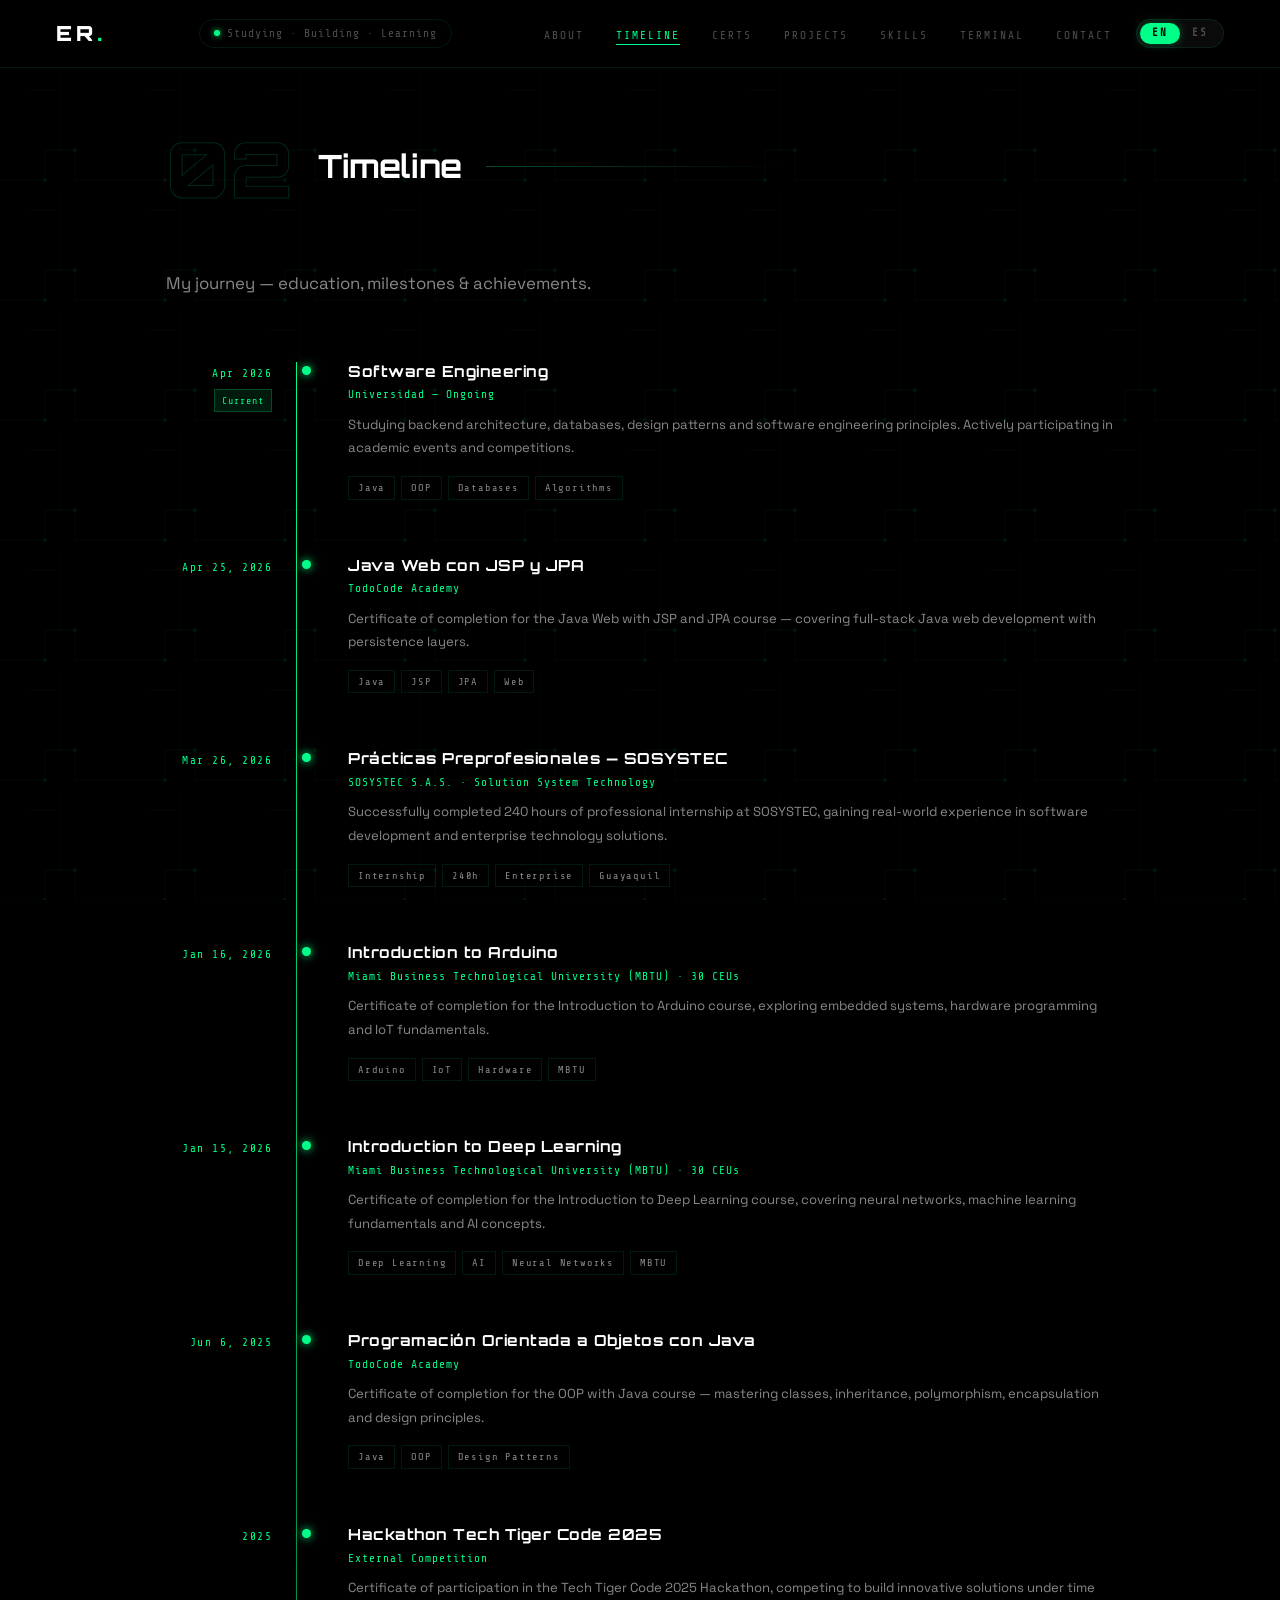
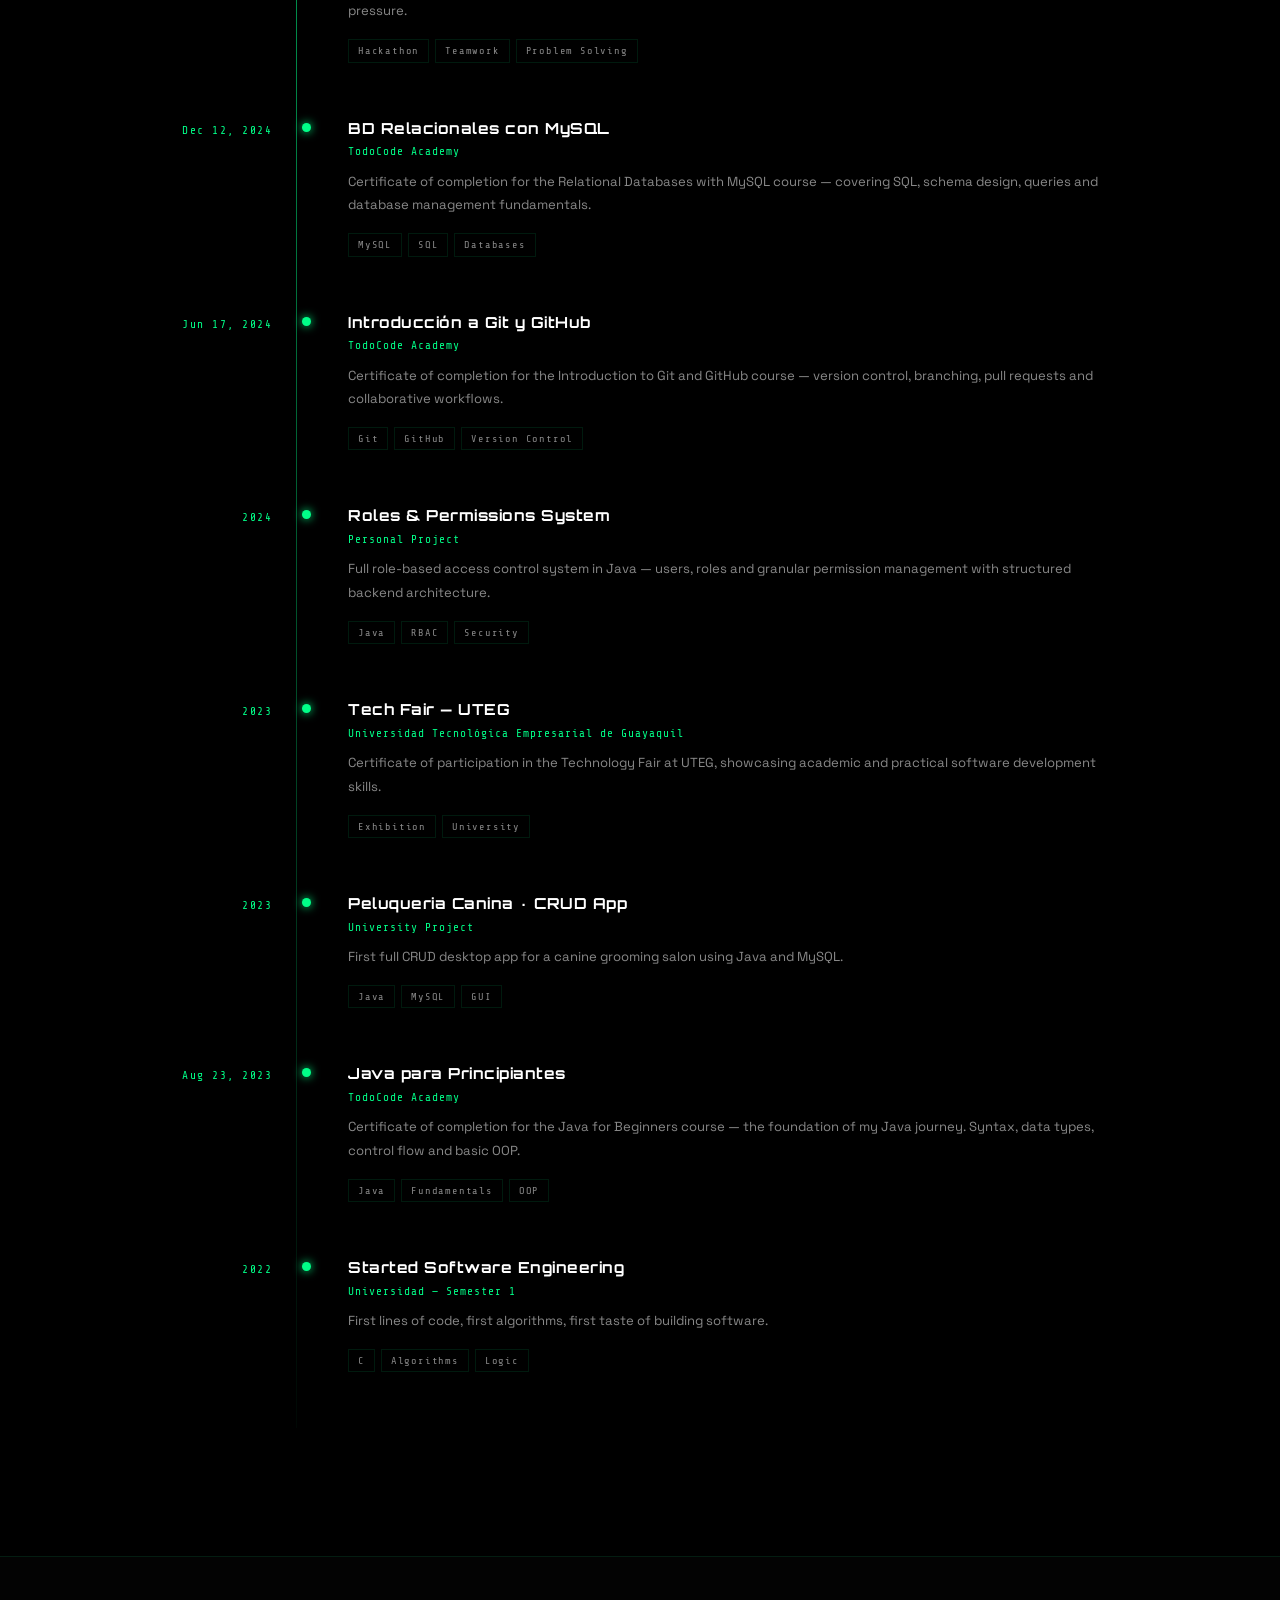
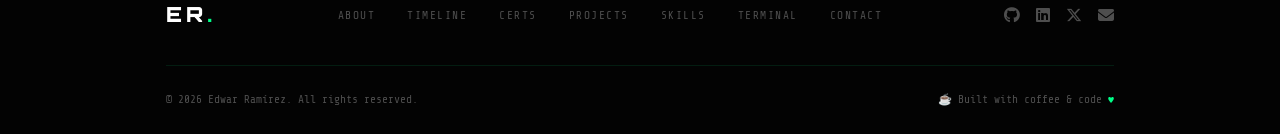
<file: timeline.html>
<!DOCTYPE html>
<html lang="en" data-lang="en">
<head>
  <meta charset="UTF-8"/>
  <meta name="viewport" content="width=device-width, initial-scale=1.0"/>
  <title>Timeline | Edwar Ramírez</title>
  <link href="https://fonts.googleapis.com/css2?family=Orbitron:wght@400;700;900&family=Share+Tech+Mono&family=Space+Grotesk:wght@300;400;600;700&display=swap" rel="stylesheet"/>
  <link rel="stylesheet" href="https://cdnjs.cloudflare.com/ajax/libs/font-awesome/6.5.1/css/all.min.css"/>
  <link rel="stylesheet" href="styles.css"/>
  <link rel="icon" href="coffee-icon.png" type="image/png"/>
</head>
<body>
  <canvas id="matrixCanvas"></canvas>
  <div id="nav-placeholder"></div>

  <section class="section" id="timeline">
    <div class="wrap">
      <div class="sec-head">
        <span class="sec-n">02</span>
        <h2 data-i18n="tl_title">Timeline</h2>
        <span class="sec-line"></span>
      </div>
      <p class="sec-intro" data-i18n="tl_intro">My journey — education, milestones &amp; achievements.</p>

      <div class="timeline">

        <!-- 2026 ─────────────────────────── -->

        <div class="tl-row">
          <div class="tl-meta">
            <span class="tl-yr">Apr 2026</span>
            <span class="tl-tag" data-i18n="tl_cur">Current</span>
          </div>
          <div class="tl-dot"></div>
          <div class="tl-body">
            <h3 data-i18n="tl_sw_title">Software Engineering</h3>
            <p class="tl-org" data-i18n="tl_sw_org">Universidad — Ongoing</p>
            <p class="tl-desc" data-i18n="tl_sw_d">Studying backend architecture, databases, design patterns and software engineering principles. Actively participating in academic events and competitions.</p>
            <div class="tl-tags"><span>Java</span><span>OOP</span><span>Databases</span><span>Algorithms</span></div>
          </div>
        </div>

        <div class="tl-row">
          <div class="tl-meta"><span class="tl-yr">Apr 25, 2026</span></div>
          <div class="tl-dot"></div>
          <div class="tl-body">
            <h3 data-i18n="tl_javaweb_title">Java Web con JSP y JPA</h3>
            <p class="tl-org">TodoCode Academy</p>
            <p class="tl-desc" data-i18n="tl_javaweb_d">Certificate of completion for the Java Web with JSP and JPA course — covering full-stack Java web development with persistence layers.</p>
            <div class="tl-tags"><span>Java</span><span>JSP</span><span>JPA</span><span>Web</span></div>
          </div>
        </div>

        <div class="tl-row">
          <div class="tl-meta"><span class="tl-yr">Mar 26, 2026</span></div>
          <div class="tl-dot"></div>
          <div class="tl-body">
            <h3 data-i18n="tl_pasantia_title">Prácticas Preprofesionales — SOSYSTEC</h3>
            <p class="tl-org">SOSYSTEC S.A.S. · Solution System Technology</p>
            <p class="tl-desc" data-i18n="tl_pasantia_d">Successfully completed 240 hours of professional internship at SOSYSTEC, gaining real-world experience in software development and enterprise technology solutions.</p>
            <div class="tl-tags"><span>Internship</span><span>240h</span><span>Enterprise</span><span>Guayaquil</span></div>
          </div>
        </div>

        <div class="tl-row">
          <div class="tl-meta"><span class="tl-yr">Jan 16, 2026</span></div>
          <div class="tl-dot"></div>
          <div class="tl-body">
            <h3 data-i18n="tl_arduino_title">Introduction to Arduino</h3>
            <p class="tl-org">Miami Business Technological University (MBTU) · 30 CEUs</p>
            <p class="tl-desc" data-i18n="tl_arduino_d">Certificate of completion for the Introduction to Arduino course, exploring embedded systems, hardware programming and IoT fundamentals.</p>
            <div class="tl-tags"><span>Arduino</span><span>IoT</span><span>Hardware</span><span>MBTU</span></div>
          </div>
        </div>

        <div class="tl-row">
          <div class="tl-meta"><span class="tl-yr">Jan 15, 2026</span></div>
          <div class="tl-dot"></div>
          <div class="tl-body">
            <h3 data-i18n="tl_dl_title">Introduction to Deep Learning</h3>
            <p class="tl-org">Miami Business Technological University (MBTU) · 30 CEUs</p>
            <p class="tl-desc" data-i18n="tl_dl_d">Certificate of completion for the Introduction to Deep Learning course, covering neural networks, machine learning fundamentals and AI concepts.</p>
            <div class="tl-tags"><span>Deep Learning</span><span>AI</span><span>Neural Networks</span><span>MBTU</span></div>
          </div>
        </div>

        <!-- 2025 ─────────────────────────── -->

        <div class="tl-row">
          <div class="tl-meta"><span class="tl-yr">Jun 6, 2025</span></div>
          <div class="tl-dot"></div>
          <div class="tl-body">
            <h3 data-i18n="tl_poo_title">Programación Orientada a Objetos con Java</h3>
            <p class="tl-org">TodoCode Academy</p>
            <p class="tl-desc" data-i18n="tl_poo_d">Certificate of completion for the OOP with Java course — mastering classes, inheritance, polymorphism, encapsulation and design principles.</p>
            <div class="tl-tags"><span>Java</span><span>OOP</span><span>Design Patterns</span></div>
          </div>
        </div>

        <div class="tl-row">
          <div class="tl-meta"><span class="tl-yr">2025</span></div>
          <div class="tl-dot"></div>
          <div class="tl-body">
            <h3 data-i18n="tl_hack_title">Hackathon Tech Tiger Code 2025</h3>
            <p class="tl-org" data-i18n="tl_hack_org">External Competition</p>
            <p class="tl-desc" data-i18n="tl_hack_d">Certificate of participation in the Tech Tiger Code 2025 Hackathon, competing to build innovative solutions under time pressure.</p>
            <div class="tl-tags"><span>Hackathon</span><span>Teamwork</span><span>Problem Solving</span></div>
          </div>
        </div>

        <!-- 2024 ─────────────────────────── -->

        <div class="tl-row">
          <div class="tl-meta"><span class="tl-yr">Dec 12, 2024</span></div>
          <div class="tl-dot"></div>
          <div class="tl-body">
            <h3 data-i18n="tl_bd_title">BD Relacionales con MySQL</h3>
            <p class="tl-org">TodoCode Academy</p>
            <p class="tl-desc" data-i18n="tl_bd_d">Certificate of completion for the Relational Databases with MySQL course — covering SQL, schema design, queries and database management fundamentals.</p>
            <div class="tl-tags"><span>MySQL</span><span>SQL</span><span>Databases</span></div>
          </div>
        </div>

        <div class="tl-row">
          <div class="tl-meta"><span class="tl-yr">Jun 17, 2024</span></div>
          <div class="tl-dot"></div>
          <div class="tl-body">
            <h3 data-i18n="tl_git_title">Introducción a Git y GitHub</h3>
            <p class="tl-org">TodoCode Academy</p>
            <p class="tl-desc" data-i18n="tl_git_d">Certificate of completion for the Introduction to Git and GitHub course — version control, branching, pull requests and collaborative workflows.</p>
            <div class="tl-tags"><span>Git</span><span>GitHub</span><span>Version Control</span></div>
          </div>
        </div>

        <div class="tl-row">
          <div class="tl-meta"><span class="tl-yr">2024</span></div>
          <div class="tl-dot"></div>
          <div class="tl-body">
            <h3 data-i18n="tl_roles_title">Roles &amp; Permissions System</h3>
            <p class="tl-org" data-i18n="tl_roles_org">Personal Project</p>
            <p class="tl-desc" data-i18n="tl_roles_d">Full role-based access control system in Java — users, roles and granular permission management with structured backend architecture.</p>
            <div class="tl-tags"><span>Java</span><span>RBAC</span><span>Security</span></div>
          </div>
        </div>

        <div class="tl-row">
          <div class="tl-meta"><span class="tl-yr">2023</span></div>
          <div class="tl-dot"></div>
          <div class="tl-body">
            <h3 data-i18n="tl_uteg_title">Tech Fair — UTEG</h3>
            <p class="tl-org">Universidad Tecnológica Empresarial de Guayaquil</p>
            <p class="tl-desc" data-i18n="tl_uteg_d">Certificate of participation in the Technology Fair at UTEG, showcasing academic and practical software development skills.</p>
            <div class="tl-tags"><span>Exhibition</span><span>University</span></div>
          </div>
        </div>

        <div class="tl-row">
          <div class="tl-meta"><span class="tl-yr">2023</span></div>
          <div class="tl-dot"></div>
          <div class="tl-body">
            <h3 data-i18n="tl_crud_title">Peluqueria Canina · CRUD App</h3>
            <p class="tl-org" data-i18n="tl_crud_org">University Project</p>
            <p class="tl-desc" data-i18n="tl_crud_d">First full CRUD desktop app for a canine grooming salon using Java and MySQL.</p>
            <div class="tl-tags"><span>Java</span><span>MySQL</span><span>GUI</span></div>
          </div>
        </div>

        <!-- 2023 ─────────────────────────── -->

        <div class="tl-row">
          <div class="tl-meta"><span class="tl-yr">Aug 23, 2023</span></div>
          <div class="tl-dot"></div>
          <div class="tl-body">
            <h3 data-i18n="tl_javabeg_title">Java para Principiantes</h3>
            <p class="tl-org">TodoCode Academy</p>
            <p class="tl-desc" data-i18n="tl_javabeg_d">Certificate of completion for the Java for Beginners course — the foundation of my Java journey. Syntax, data types, control flow and basic OOP.</p>
            <div class="tl-tags"><span>Java</span><span>Fundamentals</span><span>OOP</span></div>
          </div>
        </div>

        <div class="tl-row">
          <div class="tl-meta"><span class="tl-yr">2022</span></div>
          <div class="tl-dot"></div>
          <div class="tl-body">
            <h3 data-i18n="tl_start_title">Started Software Engineering</h3>
            <p class="tl-org" data-i18n="tl_start_org">Universidad — Semester 1</p>
            <p class="tl-desc" data-i18n="tl_start_d">First lines of code, first algorithms, first taste of building software.</p>
            <div class="tl-tags"><span>C</span><span>Algorithms</span><span>Logic</span></div>
          </div>
        </div>

      </div>
    </div>
  </section>

  <div id="footer-placeholder"></div>
  <script src="components.js"></script>
  <script src="script.js"></script>
</body>
</html>
</file>
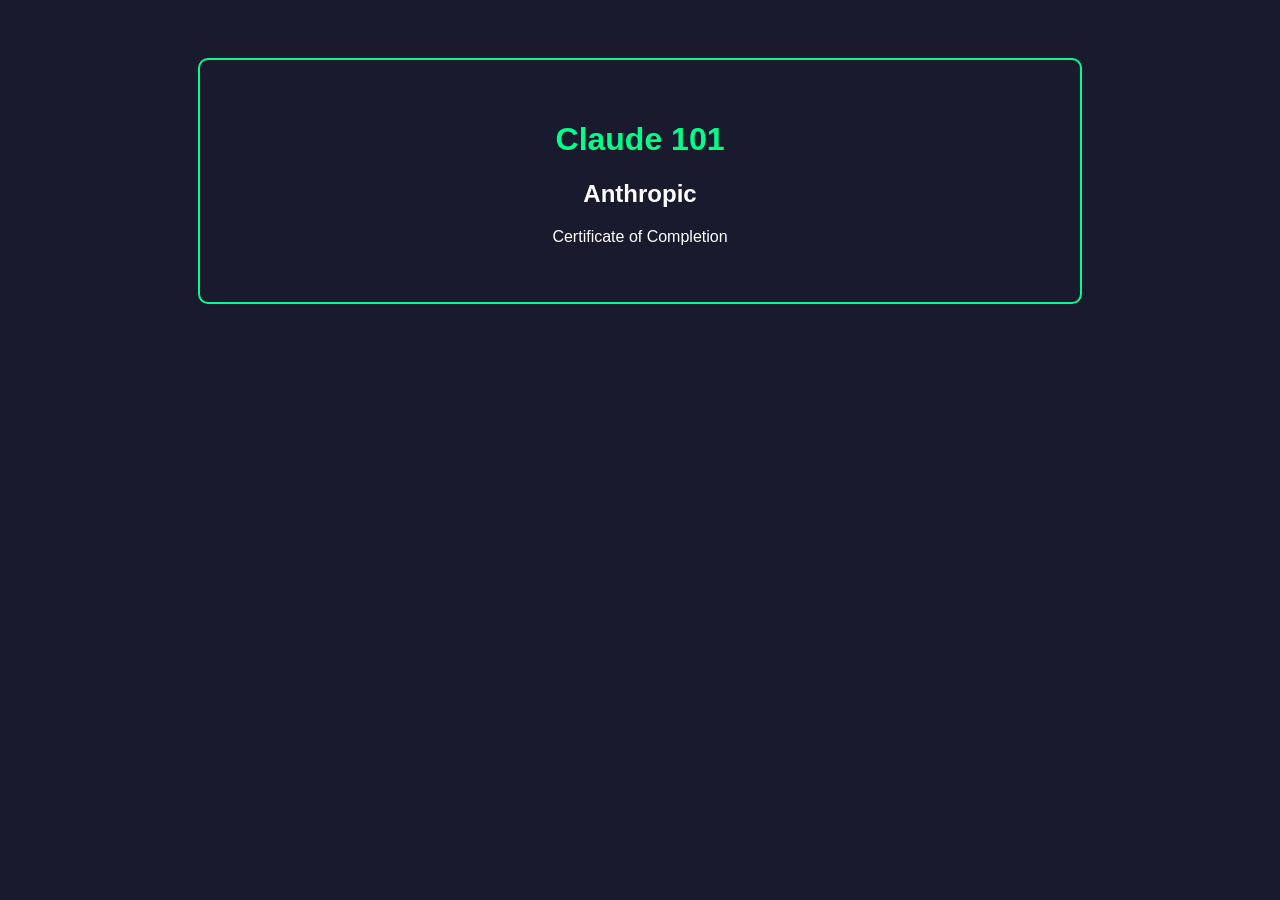
<file: certificados/cert-claude101-anthropic.html>
<!DOCTYPE html>
<html lang="en">
<head>
  <meta charset="UTF-8"/>
  <meta name="viewport" content="width=device-width, initial-scale=1.0"/>
  <title>Claude 101 - Anthropic Certificate</title>
  <style>
    body { font-family: Arial, sans-serif; text-align: center; padding: 50px; background: #1a1a2e; color: #fff; }
    .cert-container { max-width: 800px; margin: 0 auto; border: 2px solid #00ff88; padding: 40px; border-radius: 10px; }
    h1 { color: #00ff88; }
  </style>
</head>
<body>
  <div class="cert-container">
    <h1>Claude 101</h1>
    <h2>Anthropic</h2>
    <p>Certificate of Completion</p>
  </div>
</body>
</html>
</file>
<file: styles.css>
/* ───────────────────────────────────────────
   TOKENS
─────────────────────────────────────────── */
:root {
  --bg:     #000;
  --card:   #080808;
  --br:     rgba(0,255,136,.10);
  --br-h:   rgba(0,255,136,.36);
  --g:      #00ff88;
  --gdim:   rgba(0,255,136,.06);
  --w:      #fff;
  --gr:     #4e4e4e;
  --gr-l:   #888;

  --fd: 'Orbitron', monospace;
  --fm: 'Share Tech Mono', monospace;
  --fb: 'Space Grotesk', sans-serif;

  --t-xs:  .70rem;
  --t-sm:  .82rem;
  --t-b:   .93rem;
  --t-md:  1.05rem;
  --t-lg:  1.25rem;
  --t-xl:  1.6rem;
  --t-2xl: 2rem;
  --hero:  clamp(3.2rem, 7vw, 5.8rem);

  --sp1:8px; --sp2:16px; --sp3:24px; --sp4:32px; --sp5:40px;
  --sp6:48px; --sp7:56px; --sp8:64px; --sp10:80px; --sp16:128px;

  --nh:  68px;
  --mw:  1060px;
  --px:  56px;
  --rad: 3px;
}

/* ───────────────────────────────────────────
   RESET
─────────────────────────────────────────── */
*,*::before,*::after { box-sizing:border-box; margin:0; padding:0; }
html { scroll-behavior:smooth; scroll-padding-top:var(--nh); }
body { font-family:var(--fb); font-size:var(--t-b); background:var(--bg); color:var(--w); overflow-x:hidden; line-height:1.72; }
a    { color:inherit; text-decoration:none; }
img  { display:block; }

/* ───────────────────────────────────────────
   BACKGROUND
─────────────────────────────────────────── */
#matrixCanvas { position:fixed; inset:0; width:100%; height:100%; z-index:-2; opacity:.09; }
body::after {
  content:''; position:fixed; inset:0; z-index:-1; pointer-events:none;
  background-image: url("data:image/svg+xml,%3Csvg xmlns='http://www.w3.org/2000/svg' width='120' height='120'%3E%3Cpath d='M15 60h30M45 60V30M45 30h30M75 30V60M75 60h30M60 0v30M105 60h15M60 90v30M15 60H0M60 75v15M30 90h30' stroke='%2300ff880a' fill='none' stroke-width='1'/%3E%3Ccircle cx='45' cy='60' r='2' fill='%2300ff8810'/%3E%3Ccircle cx='75' cy='30' r='2' fill='%2300ff8810'/%3E%3C/svg%3E");
  background-size: 120px 120px;
}

/* ───────────────────────────────────────────
   UTILS
─────────────────────────────────────────── */
.accent  { color: var(--g); }
.hidden  { display: none !important; }

.btn-solid, .btn-outline {
  display:inline-flex; align-items:center; gap:var(--sp1);
  padding:12px 28px; font-family:var(--fm); font-size:var(--t-sm);
  letter-spacing:1px; border:none; cursor:pointer;
  clip-path:polygon(0 0,calc(100% - 9px) 0,100% 9px,100% 100%,9px 100%,0 calc(100% - 9px));
  transition:background .2s, color .2s, box-shadow .2s, transform .18s;
}
.btn-solid   { background:var(--g); color:#000; font-weight:700; }
.btn-solid:hover { background:#fff; box-shadow:0 0 28px rgba(0,255,136,.35); transform:translateY(-2px); }
.btn-outline { background:transparent; color:var(--w); border:1px solid var(--br); }
.btn-outline:hover { border-color:var(--g); color:var(--g); }

/* ───────────────────────────────────────────
   LAYOUT HELPERS
─────────────────────────────────────────── */
.wrap { max-width:var(--mw); margin:0 auto; padding:0 var(--px); }

/* ───────────────────────────────────────────
   SECTION SHARED
─────────────────────────────────────────── */
.section {
  padding:var(--sp16) 0;
  opacity:0; transform:translateY(28px);
  transition:opacity .85s ease, transform .85s ease;
}
.section.visible { opacity:1; transform:translateY(0); }

.sec-head {
  display:flex; align-items:center; gap:var(--sp3);
  margin-bottom:var(--sp8);
}
.sec-n {
  font-family:var(--fd); font-weight:900;
  font-size:clamp(2.8rem, 6vw, 5rem);
  color:transparent; -webkit-text-stroke:1px rgba(0,255,136,.16);
  line-height:1; user-select:none; flex-shrink:0; position:relative; top:3px;
}
.sec-head h2 {
  font-family:var(--fd); font-size:var(--t-2xl);
  font-weight:700; white-space:nowrap;
}
.sec-line {
  flex:1; max-width:300px; height:1px;
  background:linear-gradient(to right, rgba(0,255,136,.30), transparent);
}
.sec-intro { font-size:var(--t-md); color:var(--gr-l); margin-bottom:var(--sp8); max-width:540px; }

/* ───────────────────────────────────────────
   NAV
─────────────────────────────────────────── */
.nav {
  position:fixed; top:0; left:0; right:0; z-index:200;
  height:var(--nh);
  display:flex; align-items:center; gap:var(--sp3);
  padding:0 var(--px);
  background:rgba(0,0,0,.90); backdrop-filter:blur(16px);
  border-bottom:1px solid var(--br);
  transition:border-color .4s;
}
.nav-logo {
  font-family:var(--fd); font-weight:900;
  font-size:1.3rem; letter-spacing:4px; flex-shrink:0;
}
.nav-badge {
  flex:1; display:flex; justify-content:center;
  align-items:center; gap:7px;
  font-family:var(--fm); font-size:var(--t-xs);
  color:var(--gr); letter-spacing:1px;
  border:1px solid var(--br); padding:4px 14px;
  border-radius:20px; white-space:nowrap;
  max-width:fit-content; margin:0 auto;
}
.badge-dot {
  width:6px; height:6px; border-radius:50%;
  background:var(--g); box-shadow:0 0 6px var(--g);
  animation:pulse 2.5s ease-in-out infinite; flex-shrink:0;
}
.badge-dot.dim { background:var(--gr); box-shadow:none; animation:none; }

.nav-links {
  list-style:none; display:flex; gap:var(--sp4);
}
.nav-links a {
  font-family:var(--fm); font-size:var(--t-xs);
  color:var(--gr); letter-spacing:2px; text-transform:uppercase;
  padding-bottom:3px; position:relative; transition:color .3s;
}
.nav-links a::after {
  content:''; position:absolute; bottom:0; left:0;
  width:0; height:1px; background:var(--g); transition:width .3s;
}
.nav-links a:hover, .nav-links a.active { color:var(--g); }
.nav-links a:hover::after, .nav-links a.active::after { width:100%; }

.nav-right { display:flex; align-items:center; gap:var(--sp2); flex-shrink:0; }

/* ── Language pill ── */
.lang-pill {
  display:flex; align-items:center;
  background:rgba(255,255,255,.04);
  border:1px solid var(--br);
  border-radius:20px; padding:3px;
  cursor:pointer; position:relative;
  user-select:none; gap:0;
  transition:border-color .3s;
}
.lang-pill:hover { border-color:rgba(0,255,136,.30); }
.lp-track {
  position:absolute; left:3px; top:3px; bottom:3px;
  width:calc(50% - 3px);
  background:var(--g); border-radius:16px;
  transition:transform .3s cubic-bezier(.4,0,.2,1);
  box-shadow:0 0 10px rgba(0,255,136,.30);
}
.lp-opt {
  position:relative; z-index:1;
  padding:5px 12px;
  font-family:var(--fm); font-size:.68rem;
  letter-spacing:2px; font-weight:700;
  color:var(--gr); transition:color .25s; line-height:1;
}
.lp-opt.lp-active { color:#000; }
.lp-opt:hover:not(.lp-active) { color:var(--w); }

/* ── Menu button ── */
.menu-btn {
  display:none;
  align-items:center; gap:9px;
  background:none; border:1px solid var(--br);
  cursor:pointer; padding:7px 14px;
  color:var(--w); font-family:var(--fm);
  font-size:var(--t-xs); letter-spacing:2px;
  transition:border-color .3s, color .3s;
}
.menu-btn:hover { border-color:var(--g); color:var(--g); }
.menu-btn-icon { display:flex; flex-direction:column; gap:5px; }
.menu-btn-icon span { display:block; width:18px; height:1.5px; background:currentColor; transition:.3s; }

/* ───────────────────────────────────────────
   MENU OVERLAY
─────────────────────────────────────────── */
.menu-overlay {
  position:fixed; inset:0; z-index:500;
  background:rgba(0,0,0,.97);
  display:flex; align-items:center; justify-content:center;
  clip-path:inset(0 0 100% 0);
  transition:clip-path .6s cubic-bezier(.77,0,.175,1);
  pointer-events:none;
}
.menu-overlay.open {
  clip-path:inset(0 0 0% 0);
  pointer-events:auto;
}
.menu-overlay-inner {
  width:100%; max-width:var(--mw);
  padding:0 var(--px);
  display:flex; flex-direction:column;
  justify-content:center;
  height:100%;
  position:relative;
}
.menu-close {
  position:absolute; top:var(--sp4); right:var(--px);
  display:flex; align-items:center; gap:8px;
  background:none; border:none; cursor:pointer;
  font-family:var(--fm); font-size:var(--t-xs);
  color:var(--gr); letter-spacing:2px; text-transform:uppercase;
  transition:color .3s;
}
.menu-close:hover { color:var(--w); }
.mc-icon { position:relative; width:16px; height:16px; }
.mc-icon span { position:absolute; top:50%; left:0; width:100%; height:1.5px; background:currentColor; }
.mc-icon span:first-child { transform:rotate(45deg); }
.mc-icon span:last-child  { transform:rotate(-45deg); }
.menu-nav { display:flex; flex-direction:column; gap:0; margin-bottom:auto; margin-top:auto; }
.menu-link {
  display:flex; align-items:center;
  gap:var(--sp3); padding:var(--sp2) 0;
  border-bottom:1px solid rgba(255,255,255,.06);
  transition:padding-left .3s;
}
.menu-link:hover { padding-left:var(--sp2); }
.ml-n { font-family:var(--fm); font-size:var(--t-xs); color:var(--g); letter-spacing:2px; min-width:26px; flex-shrink:0; }
.ml-t { font-family:var(--fd); font-size:clamp(1.3rem, 3vw, 2rem); font-weight:700; color:var(--w); letter-spacing:2px; transition:color .3s; flex:1; }
.menu-link:hover .ml-t { color:var(--g); }
.ml-arr { font-size:1.2rem; color:var(--gr); opacity:0; transition:opacity .3s, transform .3s; }
.menu-link:hover .ml-arr { opacity:1; transform:translateX(4px); }
.menu-footer {
  display:flex; justify-content:space-between; align-items:center;
  padding:var(--sp4) 0 var(--sp3);
  border-top:1px solid rgba(255,255,255,.06);
  margin-top:var(--sp4);
}
.menu-socials { display:flex; gap:var(--sp4); font-family:var(--fm); font-size:var(--t-xs); color:var(--gr); letter-spacing:1px; }
.menu-socials a { transition:color .3s; }
.menu-socials a:hover { color:var(--g); }
.menu-copy { font-family:var(--fm); font-size:var(--t-xs); color:var(--gr); letter-spacing:1px; }

/* ───────────────────────────────────────────
   HERO
─────────────────────────────────────────── */
.hero {
  min-height:100vh;
  display:flex; align-items:center; gap:var(--sp8);
  padding:calc(var(--nh) + var(--sp8)) var(--px) var(--sp10);
  max-width:calc(var(--mw) + var(--px)*2); margin:0 auto;
  position:relative;
}
.hero-side {
  position:absolute;
  font-family:var(--fm); font-size:.6rem;
  color:var(--gr); letter-spacing:3px; text-transform:uppercase;
  writing-mode:vertical-rl; user-select:none;
}
.hero-side--l { left:14px; top:50%; transform:translateY(-50%) rotate(180deg); }
.hero-side--r { right:14px; top:50%; transform:translateY(-50%); }
.hero-content { flex:1 1 440px; max-width:540px; }
.hero-eyebrow { font-family:var(--fm); font-size:var(--t-xs); color:var(--g); letter-spacing:3px; margin-bottom:var(--sp3); opacity:0; animation:fadeUp .6s ease .3s forwards; }
.hero-title { font-family:var(--fd); font-weight:900; font-size:var(--hero); line-height:1; display:flex; flex-direction:column; gap:0; margin-bottom:var(--sp2); opacity:0; animation:fadeUp .6s ease .5s forwards; }
.hero-title .accent { text-shadow:0 0 40px rgba(0,255,136,.22); }
.hero-sub { font-family:var(--fm); font-size:var(--t-b); color:var(--gr-l); letter-spacing:2px; min-height:1.4em; margin-bottom:var(--sp3); opacity:0; animation:fadeUp .6s ease .7s forwards; }
#typingEl::after { content:'|'; color:var(--g); animation:blink 1s step-end infinite; }
.hero-status { display:inline-flex; align-items:center; gap:var(--sp1); font-family:var(--fm); font-size:var(--t-xs); color:var(--gr-l); letter-spacing:1px; border:1px solid rgba(0,255,136,.14); padding:6px var(--sp2); margin-bottom:var(--sp4); opacity:0; animation:fadeUp .6s ease .88s forwards; }
.hero-cta { display:flex; flex-wrap:wrap; gap:var(--sp2); margin-bottom:var(--sp7); opacity:0; animation:fadeUp .6s ease 1.05s forwards; }
.hero-scroll { display:flex; align-items:center; gap:var(--sp2); font-family:var(--fm); font-size:var(--t-xs); color:var(--gr); letter-spacing:2px; text-transform:uppercase; opacity:0; animation:fadeIn 1s ease 1.5s forwards; }
.scroll-bar { width:52px; height:1px; background:linear-gradient(to right, var(--g), transparent); animation:scrollPulse 2s ease-in-out infinite; }

/* Terminal */
.hero-terminal { flex:1 1 380px; display:flex; justify-content:center; align-items:center; opacity:0; animation:fadeIn 1.2s ease .9s forwards; }
.terminal { width:100%; max-width:480px; background:#050505; border:1px solid rgba(0,255,136,.18); border-radius:6px; box-shadow:0 0 36px rgba(0,255,136,.06), 0 20px 56px rgba(0,0,0,.65); overflow:hidden; animation:floatT 8s ease-in-out infinite; }
.terminal-head { display:flex; align-items:center; gap:7px; padding:10px 16px; background:#0e0e0e; border-bottom:1px solid rgba(0,255,136,.08); }
.t-btn { width:11px; height:11px; border-radius:50%; flex-shrink:0; }
.t-red { background:#ff5f57; } .t-yellow { background:#ffbd2e; } .t-green { background:#28c840; }
.t-label { margin-left:8px; font-family:var(--fm); font-size:var(--t-xs); color:var(--gr); letter-spacing:1px; }
.terminal-body { padding:18px 20px 22px; display:flex; flex-direction:column; gap:2px; max-height:320px; overflow-y:auto; overflow-x:hidden; scroll-behavior:smooth; }
.terminal-body::-webkit-scrollbar { width:4px; }
.terminal-body::-webkit-scrollbar-track { background:transparent; }
.terminal-body::-webkit-scrollbar-thumb { background:rgba(0,255,136,.25); border-radius:2px; }
.tl  { font-family:var(--fm); font-size:.79rem; line-height:1.7; white-space:nowrap; }
.tg  { height:7px; }
.tp  { color:var(--g); font-weight:700; margin-right:8px; text-shadow:0 0 6px rgba(0,255,136,.5); }
.tc  { color:#e0e0e0; }
.to  { color:var(--gr-l); padding-left:18px; }
.ta  { color:var(--g); }
.tk  { color:#80d8ff; display:inline-block; width:88px; }
.tv  { color:var(--gr-l); }
.t-cursor { color:var(--g); animation:blink 1s step-end infinite; text-shadow:0 0 8px rgba(0,255,136,.7); }

/* ── Interactive terminal ── */
.t-hint { margin-left:auto; font-size:.60rem; color:rgba(0,255,136,.35); letter-spacing:1px; font-style:italic; animation:pulse 3s ease-in-out infinite; display:block; }
.t-input-line { display:flex; align-items:center; gap:4px; flex-shrink:0; }
.t-input { flex:1; outline:none; background:transparent; color:var(--w); font-family:var(--fm); font-size:.79rem; line-height:1.7; caret-color:var(--g); min-width:4px; white-space:nowrap; overflow:hidden; border:none; display:inline-block; -webkit-user-modify:read-write-plaintext-only; }
.t-input:focus ~ .t-cursor, .t-input-line:focus-within .t-cursor { animation:blink .6s step-end infinite; }
#heroTerminal.t-focused { border-color:rgba(0,255,136,.35); box-shadow:0 0 40px rgba(0,255,136,.10), 0 20px 56px rgba(0,0,0,.65); }
.t-out-cmd     { color:#e0e0e0; }
.t-out-resp    { color:var(--gr-l); padding-left:18px; white-space:pre; }
.t-out-err     { color:#ff6b6b; padding-left:18px; }
.t-out-special { color:var(--g); padding-left:18px; white-space:pre; }
.t-out-warn    { color:#ffd740; padding-left:18px; }

/* ───────────────────────────────────────────
   MARQUEE
─────────────────────────────────────────── */
.marquee { overflow:hidden; border-top:1px solid var(--br); border-bottom:1px solid var(--br); background:rgba(0,255,136,.02); padding:11px 0; }
.marquee-inner { display:flex; gap:26px; align-items:center; width:max-content; animation:marqueeScroll 30s linear infinite; font-family:var(--fm); font-size:var(--t-xs); letter-spacing:2px; text-transform:uppercase; }
.marquee-inner span { color:var(--gr-l); white-space:nowrap; }
.marquee-inner .mx  { color:var(--g); font-size:.52rem; opacity:.7; }
.marquee:hover .marquee-inner { animation-play-state:paused; }
@keyframes marqueeScroll { from { transform:translateX(0); } to { transform:translateX(-50%); } }

/* ───────────────────────────────────────────
   BENTO (ABOUT)
─────────────────────────────────────────── */
.bento { display:grid; grid-template-columns: 250px 1fr 125px 125px 125px; gap:13px; }
.bcard--photo   { grid-column:1; grid-row:1/3; display:flex; flex-direction:column; gap:var(--sp3); }
.bcard--text    { grid-column:2; grid-row:1/3; display:flex; flex-direction:column; gap:var(--sp2); }
.bcard--stat    { grid-row:1; display:flex; flex-direction:column; align-items:center; justify-content:center; gap:8px; min-height:115px; }
.bcard--now     { grid-column:3/6; grid-row:2; display:flex; flex-direction:column; gap:var(--sp2); }
.bcard { background:var(--card); border:1px solid var(--br); padding:var(--sp3); position:relative; overflow:visible; transition:border-color .28s, box-shadow .28s; }
.bcard:hover { border-color:rgba(0,255,136,.24); box-shadow:0 0 20px rgba(0,255,136,.04); }
.bcorner { position:absolute; font-family:var(--fm); font-size:.8rem; color:rgba(0,255,136,.28); line-height:1; transition:color .3s; pointer-events:none; }
.bcorner--tl { top:-7px; left:-5px; }
.bcorner--tr { top:-7px; right:-5px; }
.bcorner--bl { bottom:-7px; left:-5px; }
.bcorner--br { bottom:-7px; right:-5px; }
.bcard:hover .bcorner { color:rgba(0,255,136,.65); }
.photo-wrap   { border-radius:var(--rad); overflow:hidden; }
.photo        { width:100%; border-radius:var(--rad); filter:grayscale(15%); transition:filter .5s; }
.photo:hover  { filter:grayscale(0%); }
.photo-name   { font-size:var(--t-lg); line-height:1.3; }
.tags         { display:flex; flex-wrap:wrap; gap:6px; margin-top:4px; }
.tags span    { padding:3px 11px; border:1px solid rgba(0,255,136,.18); font-family:var(--fm); font-size:var(--t-xs); color:var(--g); letter-spacing:1px; }
.bcard--text p { color:var(--gr-l); font-size:var(--t-sm); line-height:1.85; }
.bcard--text p .accent { color:var(--g); }
.stat-n { font-family:var(--fd); font-size:2.5rem; font-weight:900; line-height:1; color:var(--w); }
.stat-l { font-family:var(--fm); font-size:var(--t-xs); color:var(--gr); letter-spacing:2px; text-transform:uppercase; }
.now-label { font-family:var(--fm); font-size:var(--t-xs); color:var(--gr); letter-spacing:2px; text-transform:uppercase; margin-bottom:4px; }
.bcard--now ul { list-style:none; display:flex; flex-direction:column; gap:8px; }
.bcard--now li { display:flex; align-items:center; gap:8px; font-size:var(--t-sm); color:var(--gr-l); }

/* ───────────────────────────────────────────
   TIMELINE
─────────────────────────────────────────── */
.timeline { position:relative; display:flex; flex-direction:column; }
.timeline::before { content:''; position:absolute; left:130px; top:0; bottom:0; width:1px; background:linear-gradient(to bottom, var(--g), rgba(0,255,136,.03)); }
.tl-row { display:grid; grid-template-columns:130px 20px 1fr; gap:0; padding-bottom:var(--sp7); position:relative; }
.tl-meta { padding-right:var(--sp3); padding-top:2px; display:flex; flex-direction:column; align-items:flex-end; gap:6px; }
.tl-yr  { font-family:var(--fm); font-size:var(--t-xs); color:var(--g); letter-spacing:1.5px; white-space:nowrap; }
.tl-tag { font-family:var(--fm); font-size:.62rem; padding:2px 7px; background:rgba(0,255,136,.1); color:var(--g); border:1px solid rgba(0,255,136,.22); letter-spacing:1px; }
.tl-dot { width:9px; height:9px; border-radius:50%; background:var(--g); box-shadow:0 0 10px var(--g); position:relative; top:4px; left:5.5px; flex-shrink:0; }
.tl-body { padding-left:var(--sp4); padding-top:0; }
.tl-body h3 { font-family:var(--fd); font-size:.95rem; font-weight:700; letter-spacing:.5px; margin-bottom:4px; line-height:1.3; }
.tl-org  { font-family:var(--fm); font-size:var(--t-xs); color:var(--g); letter-spacing:1px; margin-bottom:var(--sp1); }
.tl-desc { font-size:var(--t-sm); color:var(--gr-l); line-height:1.8; margin-bottom:var(--sp2); }
.tl-tags { display:flex; flex-wrap:wrap; gap:6px; }
.tl-tags span { font-family:var(--fm); font-size:.64rem; color:var(--gr-l); border:1px solid var(--br); padding:2px 9px; letter-spacing:.8px; }

/* ───────────────────────────────────────────
   CERTIFICATIONS
─────────────────────────────────────────── */
.certs-counter-strip { display:flex; align-items:center; gap:var(--sp5); background:var(--card); border:1px solid var(--br); padding:var(--sp3) var(--sp5); margin-bottom:var(--sp8); }
.cert-count-item { display:flex; flex-direction:column; align-items:center; gap:4px; }
.cert-count-n { font-family:var(--fd); font-size:2rem; font-weight:900; line-height:1; }
.cert-count-l { font-family:var(--fm); font-size:var(--t-xs); color:var(--gr); letter-spacing:1.5px; text-transform:uppercase; }
.cert-count-div { width:1px; height:44px; background:var(--br); }
.cert-block { margin-bottom:var(--sp10); }
.cert-block-header { display:flex; align-items:center; gap:var(--sp3); margin-bottom:var(--sp4); padding-bottom:var(--sp2); border-bottom:1px solid var(--br); }
.cert-block-logo { width:44px; height:44px; border-radius:var(--rad); display:flex; align-items:center; justify-content:center; font-size:1.2rem; flex-shrink:0; }
.cert-block-logo.todocode { background:rgba(0,255,136,.1); color:var(--g); border:1px solid rgba(0,255,136,.22); }
.cert-block-logo.mbtu     { background:rgba(128,0,128,.15); color:#c060c0; border:1px solid rgba(128,0,128,.3); }
.cert-block-logo.sosystec { background:rgba(255,200,0,.1); color:#ffc800; border:1px solid rgba(255,200,0,.25); }
.cert-block-logo.anthropic { background:rgba(217,119,87,.12); color:#d97757; border:1px solid rgba(217,119,87,.25); }
.cert-block-org { font-family:var(--fd); font-size:.9rem; font-weight:700; letter-spacing:.5px; }
.cert-block-sub { font-family:var(--fm); font-size:var(--t-xs); color:var(--gr); letter-spacing:1px; margin-top:3px; }
.cert-grid { display:grid; grid-template-columns:repeat(3,1fr); gap:var(--sp2); }
.cert-grid--2 { grid-template-columns:repeat(2,1fr); }
.cert-grid--3 { grid-template-columns:repeat(3,1fr); }
.cert-card { background:var(--card); border:1px solid var(--br); padding:var(--sp2) var(--sp2); display:flex; flex-direction:column; gap:8px; position:relative; overflow:hidden; transition:border-color .28s, transform .25s, box-shadow .25s; }
.cert-card::before { content:''; position:absolute; left:0; top:0; bottom:0; width:2px; background:var(--g); transform:scaleY(0); transition:transform .3s; transform-origin:bottom; }
.cert-card:hover { border-color:rgba(0,255,136,.28); transform:translateX(4px); }
.cert-card:hover::before { transform:scaleY(1); }
.cert-card--featured { border-color:rgba(0,255,136,.2); }
.cert-card--gold { border-color:rgba(255,200,0,.25); }
.cert-card--gold::before { background:#ffc800; }
.cert-card--gold:hover { border-color:rgba(255,200,0,.5); }
.cert-card-top { display:flex; justify-content:space-between; align-items:center; }
.cert-ico { width:34px; height:34px; border:1px solid var(--br); display:flex; align-items:center; justify-content:center; font-size:.9rem; color:var(--g); flex-shrink:0; }
.cert-card--gold .cert-ico { color:#ffc800; border-color:rgba(255,200,0,.25); }
.cert-date { font-family:var(--fm); font-size:.62rem; color:var(--gr); letter-spacing:1px; }
.cert-name { font-family:var(--fd); font-size:.76rem; font-weight:700; letter-spacing:.5px; line-height:1.35; }
.cert-sub  { font-family:var(--fm); font-size:.65rem; color:var(--gr); letter-spacing:.8px; }
.cert-card-tags { display:flex; flex-wrap:wrap; gap:5px; margin-top:4px; }
.cert-card-tags span { font-family:var(--fm); font-size:.60rem; color:var(--g); border:1px solid rgba(0,255,136,.18); padding:2px 8px; letter-spacing:.8px; }
.cert-card--gold .cert-card-tags span { color:#ffc800; border-color:rgba(255,200,0,.25); }
.cert-ceu-badge { display:inline-flex; align-items:center; font-family:var(--fm); font-size:.62rem; font-weight:700; color:var(--g); border:1px solid rgba(0,255,136,.3); background:rgba(0,255,136,.08); padding:2px 10px; letter-spacing:1px; align-self:flex-start; }
.cert-ceu-badge--gold { color:#ffc800; border-color:rgba(255,200,0,.3); background:rgba(255,200,0,.08); }

/* ───────────────────────────────────────────
   PROJECTS
─────────────────────────────────────────── */
.view-btns { display:flex; gap:5px; margin-left:auto; }
.vb { background:none; border:1px solid var(--br); color:var(--gr); padding:7px 10px; cursor:pointer; font-size:.82rem; transition:border-color .25s, color .25s, background .25s; }
.vb:hover, .vb.active { border-color:var(--g); color:var(--g); background:rgba(0,255,136,.05); }

/* Grid */
.proj-grid { display:grid; grid-template-columns:repeat(2,1fr); gap:var(--sp3); align-items:stretch; }
.proj-grid--3 { grid-template-columns:repeat(3,1fr); }

/* Image placeholder */
.pcard-img--placeholder { background:var(--card); }
.img-placeholder { width:100%; height:100%; display:flex; flex-direction:column; align-items:center; justify-content:center; gap:10px; border:1px dashed rgba(0,255,136,.22); }
.img-placeholder i   { font-size:2rem; color:rgba(0,255,136,.35); }
.img-placeholder span { font-family:var(--fm); font-size:var(--t-xs); color:rgba(0,255,136,.35); letter-spacing:1px; }

.pcard { background:var(--card); border:1px solid var(--br); display:flex; flex-direction:column; color:var(--w); position:relative; overflow:hidden; height:100%; transition:transform .28s, border-color .28s, box-shadow .28s; }
.pcard::before { content:''; position:absolute; top:0; left:0; right:0; height:2px; background:var(--g); box-shadow:0 0 10px var(--g); transform:scaleX(0); transition:transform .3s; }
.pcard:hover { transform:translateY(-6px); border-color:var(--br-h); box-shadow:0 20px 48px rgba(0,0,0,.7), 0 0 16px rgba(0,255,136,.06); }
.pcard:hover::before { transform:scaleX(1); }
.pcard--feat { border-color:rgba(0,255,136,.18); }

.pcard-img  { width:100%; height:210px; overflow:hidden; flex-shrink:0; }
.pimg       { width:100%; height:100%; object-fit:cover; object-position:top; filter:grayscale(15%); transition:filter .4s, transform .4s; }
.pcard:hover .pimg { filter:grayscale(0%); transform:scale(1.04); }
.pcard-icon { width:100%; height:210px; display:flex; align-items:center; justify-content:center; background:rgba(0,255,136,.03); border-bottom:1px solid var(--br); flex-shrink:0; }
.pcard-icon i { font-size:3.8rem; color:var(--g); filter:drop-shadow(0 0 12px rgba(0,255,136,.35)); }

.pcard-body { padding:var(--sp3); display:flex; flex-direction:column; gap:10px; flex:1; }
.pcard-head { display:flex; align-items:flex-start; justify-content:space-between; gap:var(--sp1); }
.pcard-head h3 { font-family:var(--fd); font-size:.84rem; font-weight:700; letter-spacing:1px; line-height:1.3; }
.parr { font-size:.78rem; color:var(--gr); flex-shrink:0; margin-top:2px; transition:color .25s, transform .25s; }
.pcard:hover .parr { color:var(--g); transform:translate(3px,-3px); }
.pdesc  { font-size:var(--t-sm); color:var(--gr-l); line-height:1.8; flex:1; }
.ptags  { display:flex; flex-wrap:wrap; gap:6px; margin-top:auto; }
.ptags span { font-family:var(--fm); font-size:var(--t-xs); color:var(--g); border:1px solid rgba(0,255,136,.18); padding:3px 10px; letter-spacing:.8px; }
.snip-badge { font-family:var(--fm); font-size:var(--t-xs); color:var(--gr); border:1px solid var(--br); padding:2px 8px; letter-spacing:1px; flex-shrink:0; }

/* ── Mini terminal (compartida por hero y Java Snippet) ── */
.mini-terminal { background:#050505; border:1px solid rgba(0,255,136,.18); border-radius:6px; overflow:hidden; flex:1; box-shadow:0 0 24px rgba(0,255,136,.05), 0 8px 24px rgba(0,0,0,.5); }
.mini-terminal .terminal-head { padding:9px 14px; background:#0e0e0e; border-bottom:1px solid rgba(0,255,136,.08); }
.mini-terminal .terminal-body { padding:14px 16px 16px; }
.codebox { background:transparent; border:none; padding:0; font-size:.78rem; line-height:1.85; overflow-x:auto; font-family:var(--fm); white-space:pre; color:var(--gr-l); }
.lcursor { display:inline-block; color:var(--g); animation:blink .9s step-end infinite; text-shadow:0 0 8px rgba(0,255,136,.8); margin-left:1px; font-size:.85em; vertical-align:text-bottom; }
.kw { color:#7ee8a2; } .cl { color:#00ff88; } .fn { color:#80d8ff; } .str { color:#ffd740; }

/* ── Java Snippet card layout ── */
.pcard--code {
  display: grid;
  grid-template-columns: 1fr 1.8fr;
  min-height: 240px;
  /* anulamos flex heredado de .pcard */
  flex-direction: unset;
  height: auto;
}

.code-left {
  padding: var(--sp3);
  display: flex;
  flex-direction: column;
  justify-content: space-between;
  border-right: 1px solid var(--br);
}

.code-left h3 {
  font-family: var(--fd);
  font-size: .84rem;
  font-weight: 700;
  letter-spacing: 1px;
  margin-bottom: 8px;
}

.code-left p {
  font-size: var(--t-sm);
  color: var(--gr-l);
  line-height: 1.7;
  flex: 1;
  margin-bottom: var(--sp3);
}

.code-right {
  padding: var(--sp3);
  display: flex;
  align-items: stretch;
}

/* La terminal dentro de .code-right ocupa todo el alto disponible */
.code-right .mini-terminal {
  flex: 1;
  display: flex;
  flex-direction: column;
}

.code-right .mini-terminal .terminal-body {
  flex: 1;
  padding: 14px 16px;
  display: flex;
  align-items: flex-start;
}

/* List view */
.proj-list { display:flex; flex-direction:column; }
.pl-head { display:grid; grid-template-columns:1fr 1fr 80px 24px; padding:0 var(--sp2) var(--sp2); font-family:var(--fm); font-size:var(--t-xs); color:var(--gr); letter-spacing:2px; text-transform:uppercase; border-bottom:1px solid var(--br); }
.pl-row { display:grid; grid-template-columns:1fr 1fr 80px 24px; align-items:center; padding:var(--sp3) var(--sp2); border-bottom:1px solid rgba(255,255,255,.05); transition:background .22s, padding-left .22s; cursor:pointer; }
.pl-row:hover { background:rgba(0,255,136,.03); padding-left:calc(var(--sp2) + 8px); }
.pl-row.no-link { cursor:default; }
.pl-row.no-link:hover { background:none; padding-left:var(--sp2); }
.pl-name { font-family:var(--fd); font-size:.88rem; font-weight:700; letter-spacing:.5px; transition:color .22s; }
.pl-row:hover .pl-name { color:var(--g); }
.pl-stack { font-family:var(--fm); font-size:var(--t-xs); color:var(--gr-l); letter-spacing:1px; }
.pl-yr    { font-family:var(--fm); font-size:var(--t-xs); color:var(--gr); letter-spacing:1px; }
.pl-arr   { font-size:1rem; color:var(--g); transition:transform .22s; text-align:right; }
.pl-row:hover .pl-arr { transform:translate(3px,-3px); }

/* ───────────────────────────────────────────
   SKILLS
─────────────────────────────────────────── */
.sk-layout { display:grid; grid-template-columns:1fr 1fr; gap:var(--sp8); align-items:start; }
.sk-cards { display:flex; flex-direction:column; gap:var(--sp4); }
.sk-group  { }
.sk-label  { font-family:var(--fm); font-size:var(--t-xs); color:var(--gr); letter-spacing:2.5px; text-transform:uppercase; margin-bottom:10px; }
.sk-row { display:grid; grid-template-columns:repeat(3,1fr); gap:8px; }
.sk-card { background:var(--card); border:1px solid var(--br); height:88px; width:100%; display:flex; flex-direction:column; align-items:center; justify-content:center; gap:7px; position:relative; overflow:hidden; cursor:default; transition:border-color .28s, transform .28s, box-shadow .28s; }
.sk-card::after { content:''; position:absolute; inset:0; background:radial-gradient(circle at center, rgba(0,255,136,.07) 0%, transparent 68%); opacity:0; transition:opacity .28s; }
.sk-card:hover { border-color:var(--br-h); transform:translateY(-4px) scale(1.03); box-shadow:0 12px 28px rgba(0,0,0,.6), 0 0 10px rgba(0,255,136,.08); }
.sk-card:hover::after { opacity:1; }
.sk-card i    { font-size:1.65rem; color:var(--g); position:relative; z-index:1; transition:text-shadow .28s; }
.sk-card:hover i { text-shadow:0 0 12px var(--g); }
.sk-card span { font-family:var(--fm); font-size:.60rem; color:var(--gr-l); letter-spacing:1.2px; text-transform:uppercase; position:relative; z-index:1; }
.sk-bars { display:flex; flex-direction:column; gap:var(--sp5); padding-top:20px; }
.sk-bars .sk-label { margin-bottom:var(--sp3); }
.bar-list { display:flex; flex-direction:column; gap:var(--sp3); }
.bar-row  { display:flex; flex-direction:column; gap:8px; }
.bar-info { display:flex; justify-content:space-between; align-items:center; }
.bar-name { font-family:var(--fm); font-size:var(--t-xs); color:var(--w); letter-spacing:1px; }
.bar-pct  { font-family:var(--fd); font-size:.72rem; font-weight:700; }
.bar-track { height:3px; background:rgba(255,255,255,.06); border-radius:2px; overflow:hidden; position:relative; }
.bar-fill  { height:100%; width:0; background:linear-gradient(to right, rgba(0,255,136,.5), var(--g)); border-radius:2px; box-shadow:0 0 7px rgba(0,255,136,.38); }

/* ───────────────────────────────────────────
   GITHUB ACTIVITY
─────────────────────────────────────────── */
.gh-link-btn { display:inline-flex; align-items:center; gap:7px; font-family:var(--fm); font-size:var(--t-xs); color:var(--gr-l); letter-spacing:1.5px; border:1px solid var(--br); padding:6px 14px; margin-left:auto; flex-shrink:0; transition:color .25s, border-color .25s; }
.gh-link-btn:hover { color:var(--g); border-color:var(--g); }
.gh-stats { display:grid; grid-template-columns:repeat(4,1fr); gap:var(--sp2); margin-bottom:var(--sp6); }
.gh-stat-card { background:var(--card); border:1px solid var(--br); padding:var(--sp3) var(--sp2); display:flex; flex-direction:column; align-items:center; justify-content:center; gap:6px; min-height:96px; position:relative; overflow:hidden; transition:border-color .28s, box-shadow .28s; }
.gh-stat-card::before { content:''; position:absolute; top:0; left:0; right:0; height:1px; background:var(--g); box-shadow:0 0 8px var(--g); transform:scaleX(0); transition:transform .3s; }
.gh-stat-card:hover { border-color:rgba(0,255,136,.28); box-shadow:0 0 20px rgba(0,255,136,.05); }
.gh-stat-card:hover::before { transform:scaleX(1); }
.gh-stat-num   { font-family:var(--fd); font-size:2rem; font-weight:900; line-height:1; color:var(--w); }
.gh-stat-label { font-family:var(--fm); font-size:var(--t-xs); color:var(--gr); letter-spacing:2px; text-transform:uppercase; }
.gh-stat-loading, .gh-repos-loading { display:flex; align-items:center; gap:8px; font-family:var(--fm); font-size:var(--t-xs); color:var(--gr); letter-spacing:1px; }
.gh-dot { width:6px; height:6px; border-radius:50%; background:var(--g); box-shadow:0 0 6px var(--g); animation:pulse 1.5s ease-in-out infinite; flex-shrink:0; }
.gh-section-label { display:flex; align-items:center; gap:8px; font-family:var(--fm); font-size:var(--t-xs); color:var(--gr); letter-spacing:2.5px; text-transform:uppercase; margin-bottom:var(--sp3); }
.gh-repos { display:grid; grid-template-columns:repeat(2,1fr); gap:var(--sp2); }
.gh-repo-card { background:var(--card); border:1px solid var(--br); padding:var(--sp2) var(--sp3); display:flex; flex-direction:column; gap:8px; transition:border-color .28s, transform .25s; position:relative; overflow:hidden; }
.gh-repo-card:hover { border-color:rgba(0,255,136,.28); transform:translateY(-3px); }
.gh-repo-top { display:flex; align-items:center; justify-content:space-between; gap:var(--sp1); }
.gh-repo-name { font-family:var(--fd); font-size:.78rem; font-weight:700; color:var(--g); letter-spacing:.5px; white-space:nowrap; overflow:hidden; text-overflow:ellipsis; }
.gh-repo-arr { font-size:.75rem; color:var(--gr); transition:color .25s, transform .25s; flex-shrink:0; }
.gh-repo-card:hover .gh-repo-arr { color:var(--g); transform:translate(2px,-2px); }
.gh-repo-desc { font-size:var(--t-xs); color:var(--gr-l); line-height:1.6; display:-webkit-box; -webkit-line-clamp:2; -webkit-box-orient:vertical; overflow:hidden; }
.gh-repo-meta { display:flex; align-items:center; gap:var(--sp2); font-family:var(--fm); font-size:.65rem; color:var(--gr); }
.gh-repo-lang { display:flex; align-items:center; gap:5px; }
.gh-lang-dot { width:8px; height:8px; border-radius:50%; background:#f89820; flex-shrink:0; }
.gh-lang-dot.java   { background:#b07219; }
.gh-lang-dot.html   { background:#e34c26; }
.gh-lang-dot.css    { background:#563d7c; }
.gh-lang-dot.js     { background:#f1e05a; }
.gh-lang-dot.python { background:#3572A5; }
.gh-stars { display:flex; align-items:center; gap:4px; }
.gh-commits { display:flex; flex-direction:column; gap:0; }
.gh-commit-row { display:grid; grid-template-columns:auto 1fr auto; align-items:center; gap:var(--sp2); padding:var(--sp2) 0; border-bottom:1px solid rgba(255,255,255,.05); }
.gh-commit-dot { width:8px; height:8px; border-radius:50%; background:var(--g); box-shadow:0 0 6px var(--g); flex-shrink:0; }
.gh-commit-info { display:flex; flex-direction:column; gap:3px; min-width:0; }
.gh-commit-msg  { font-size:var(--t-sm); color:var(--w); white-space:nowrap; overflow:hidden; text-overflow:ellipsis; }
.gh-commit-repo { font-family:var(--fm); font-size:.65rem; color:var(--g); letter-spacing:.8px; }
.gh-commit-date { font-family:var(--fm); font-size:.65rem; color:var(--gr); letter-spacing:.5px; flex-shrink:0; white-space:nowrap; }
.gh-error { grid-column:1/-1; text-align:center; font-family:var(--fm); font-size:var(--t-xs); color:var(--gr); padding:var(--sp4); border:1px dashed var(--br); letter-spacing:1px; }

/* ───────────────────────────────────────────
   CONTACT
─────────────────────────────────────────── */
.ct-layout { display:grid; grid-template-columns:1fr 1.6fr; gap:var(--sp10); align-items:start; }
.ct-headline { font-family:var(--fd); font-size:var(--t-xl); font-weight:700; line-height:1.28; margin-bottom:var(--sp2); }
.ct-sub  { font-size:var(--t-sm); color:var(--gr-l); line-height:1.85; margin-bottom:var(--sp4); }
.ct-email { display:flex; align-items:center; gap:var(--sp1); font-size:var(--t-sm); color:var(--gr-l); margin-bottom:var(--sp4); word-break:break-all; }
.ct-email i { color:var(--g); font-size:1rem; flex-shrink:0; }
.ct-email a { color:var(--gr-l); transition:color .25s; }
.ct-email a:hover { color:var(--g); }
.ct-socials { display:flex; gap:var(--sp1); }
.csoc { width:42px; height:42px; border:1px solid var(--br); display:flex; align-items:center; justify-content:center; font-size:1.05rem; color:var(--gr); transition:border-color .25s, color .25s, box-shadow .25s; }
.csoc:hover { border-color:var(--g); color:var(--g); box-shadow:0 0 10px rgba(0,255,136,.12); }
.ct-form { display:flex; flex-direction:column; gap:var(--sp2); }
.form-row { display:grid; grid-template-columns:1fr 1fr; gap:var(--sp2); }
.ff { display:flex; flex-direction:column; gap:7px; }
.ff label { font-family:var(--fm); font-size:var(--t-xs); color:var(--gr); letter-spacing:1.5px; text-transform:uppercase; }
.ct-form input, .ct-form textarea { width:100%; padding:12px 14px; background:var(--card); border:1px solid var(--br); color:var(--w); font-family:var(--fm); font-size:var(--t-sm); outline:none; border-radius:var(--rad); transition:border-color .25s, box-shadow .25s; -webkit-appearance:none; }
.ct-form input::placeholder, .ct-form textarea::placeholder { color:#252525; }
.ct-form input:focus, .ct-form textarea:focus { border-color:var(--g); box-shadow:0 0 10px rgba(0,255,136,.08); }
.ct-form textarea { min-height:155px; resize:vertical; }

/* ───────────────────────────────────────────
   FOOTER
─────────────────────────────────────────── */
.footer { border-top:1px solid var(--br); background:#030303; padding:0; }
.footer-inner { padding-top:0; padding-bottom:0; }
.footer-top { display:flex; align-items:center; justify-content:space-between; padding:var(--sp5) 0 var(--sp4); gap:var(--sp3); flex-wrap:wrap; }
.footer-links { display:flex; gap:var(--sp4); flex-wrap:wrap; }
.footer-links a { font-family:var(--fm); font-size:var(--t-xs); color:var(--gr); letter-spacing:1.5px; text-transform:uppercase; transition:color .25s; }
.footer-links a:hover { color:var(--g); }
.footer-soc { display:flex; gap:var(--sp2); }
.footer-soc a { font-size:1rem; color:var(--gr); transition:color .25s; }
.footer-soc a:hover { color:var(--g); }
.footer-div { height:1px; background:var(--br); }
.footer-bot { display:flex; align-items:center; justify-content:space-between; padding:var(--sp3) 0; gap:var(--sp2); flex-wrap:wrap; }
.footer-bot p { font-family:var(--fm); font-size:var(--t-xs); color:var(--gr); }

/* ───────────────────────────────────────────
   KEYFRAMES
─────────────────────────────────────────── */
@keyframes fadeUp   { from{opacity:0;transform:translateY(16px)} to{opacity:1;transform:translateY(0)} }
@keyframes fadeIn   { from{opacity:0} to{opacity:1} }
@keyframes blink    { 0%,100%{opacity:1} 50%{opacity:0} }
@keyframes pulse    { 0%,100%{box-shadow:0 0 6px rgba(0,255,136,.6)} 50%{box-shadow:0 0 14px var(--g)} }
@keyframes scrollPulse { 0%,100%{opacity:.4} 50%{opacity:1} }
@keyframes floatT   { 0%,100%{transform:translateY(0)} 35%{transform:translateY(-13px)} 70%{transform:translateY(7px)} }

/* ───────────────────────────────────────────
   RESPONSIVE  1024px
─────────────────────────────────────────── */
@media(max-width:1024px){
  :root{--px:36px}
  .nav-links { display:none; }
  .menu-btn  { display:flex; }
  .bento { grid-template-columns:220px 1fr 115px 115px 115px; }
  .sk-layout { gap:var(--sp5); }
  .ct-layout { grid-template-columns:1fr 1.4fr; gap:var(--sp7); }
}

/* ───────────────────────────────────────────
   RESPONSIVE  860px
─────────────────────────────────────────── */
@media(max-width:860px){
  :root{--px:28px; --sp16:96px}
  .nav-badge { display:none; }
  .hero-side { display:none; }
  .hero { flex-direction:column-reverse; padding-top:calc(var(--nh) + var(--sp5)); padding-bottom:var(--sp8); text-align:center; gap:var(--sp4); min-height:unset; }
  .hero-content { max-width:100%; }
  .hero-terminal { width:100%; max-width:440px; margin:0 auto; }
  .terminal { max-width:100%; }
  .hero-cta { justify-content:center; }
  .hero-scroll { justify-content:center; }
  .hero-status { margin:0 auto var(--sp4); }
  .bento { grid-template-columns:1fr 1fr 1fr; }
  .bcard--photo { grid-column:1; grid-row:1; }
  .bcard--text  { grid-column:2/4; grid-row:1; }
  .bcard--stat  { grid-row:2; }
  .bcard--now   { grid-column:1/4; grid-row:3; }
  .sk-layout { grid-template-columns:1fr; gap:var(--sp6); }
  .certs-counter-strip { gap:var(--sp3); padding:var(--sp2) var(--sp3); }
  .cert-grid, .cert-grid--3 { grid-template-columns:1fr 1fr; }
  .cert-grid--2 { grid-template-columns:1fr 1fr; }
  .gh-stats { grid-template-columns:repeat(2,1fr); }
  .gh-repos { grid-template-columns:1fr; }
  .ct-layout { grid-template-columns:1fr; gap:var(--sp6); }
  .timeline::before { left:110px; }
  .tl-row { grid-template-columns:110px 20px 1fr; }
  .pcard-img, .pcard-icon { height:180px; }

  /* Java Snippet — apilado en tablet */
  .pcard--code {
    grid-column: span 2;
    grid-template-columns: 1fr;
  }
  .code-left {
    border-right: none;
    border-bottom: 1px solid var(--br);
    padding-bottom: var(--sp3);
  }
  .code-right .mini-terminal {
    min-height: 220px;
  }
}

/* ───────────────────────────────────────────
   RESPONSIVE  640px
─────────────────────────────────────────── */
@media(max-width:640px){
  :root{--px:18px; --sp16:72px}
  .menu-overlay-inner { padding:0 var(--px); }
  .menu-close { right:var(--px); }
  .sec-head { gap:var(--sp2); margin-bottom:var(--sp5); }
  .sec-head h2 { font-size:1.5rem; }
  .sec-line { display:none; }
  .sec-n { font-size:2.6rem; }
  .hero-title { font-size:clamp(2.5rem,10vw,3.4rem); }
  .tl { font-size:.72rem; }
  .bento { grid-template-columns:1fr; }
  .bcard--photo, .bcard--text, .bcard--stat, .bcard--now { grid-column:1!important; grid-row:auto!important; }
  .timeline::before { display:none; }
  .tl-row { grid-template-columns:auto 1fr; grid-template-rows:auto auto; gap:var(--sp1) var(--sp2); padding-bottom:var(--sp5); }
  .tl-meta { grid-column:1; grid-row:1; flex-direction:row; align-items:center; padding:0; }
  .tl-dot  { grid-column:2; grid-row:1; display:none; }
  .tl-body { grid-column:1/3; grid-row:2; padding-left:var(--sp2); border-left:2px solid rgba(0,255,136,.22); }
  .certs-counter-strip { gap:var(--sp3); padding:var(--sp2) var(--sp3); flex-wrap:wrap; justify-content:center; }
  .cert-grid, .cert-grid--2, .cert-grid--3 { grid-template-columns:1fr; }
  .proj-grid  { grid-template-columns:1fr; }
  .proj-grid--3 { grid-template-columns:1fr; }
  .pcard-img, .pcard-icon { height:230px; }
  .pl-head, .pl-row { grid-template-columns:1fr 80px 24px; }
  .pl-stack { display:none; }
  .form-row { grid-template-columns:1fr; }
  .footer-top { flex-direction:column; align-items:flex-start; gap:var(--sp3); }
  .footer-links { gap:var(--sp2); flex-wrap:wrap; }
  .footer-bot { flex-direction:column; align-items:flex-start; }

  /* Java Snippet — una columna en móvil */
  .pcard--code {
    grid-column: span 1;
    grid-template-columns: 1fr;
  }
  .code-right .mini-terminal {
    min-height: 180px;
  }
}

/* ───────────────────────────────────────────
   RESPONSIVE  420px
─────────────────────────────────────────── */
@media(max-width:420px){
  :root{--px:14px}
  .hero-title { font-size:2.3rem; }
  .nav-logo   { font-size:1.1rem; }
  .menu-btn-text { display:none; }
  .ct-headline { font-size:1.2rem; }
}
</file>
